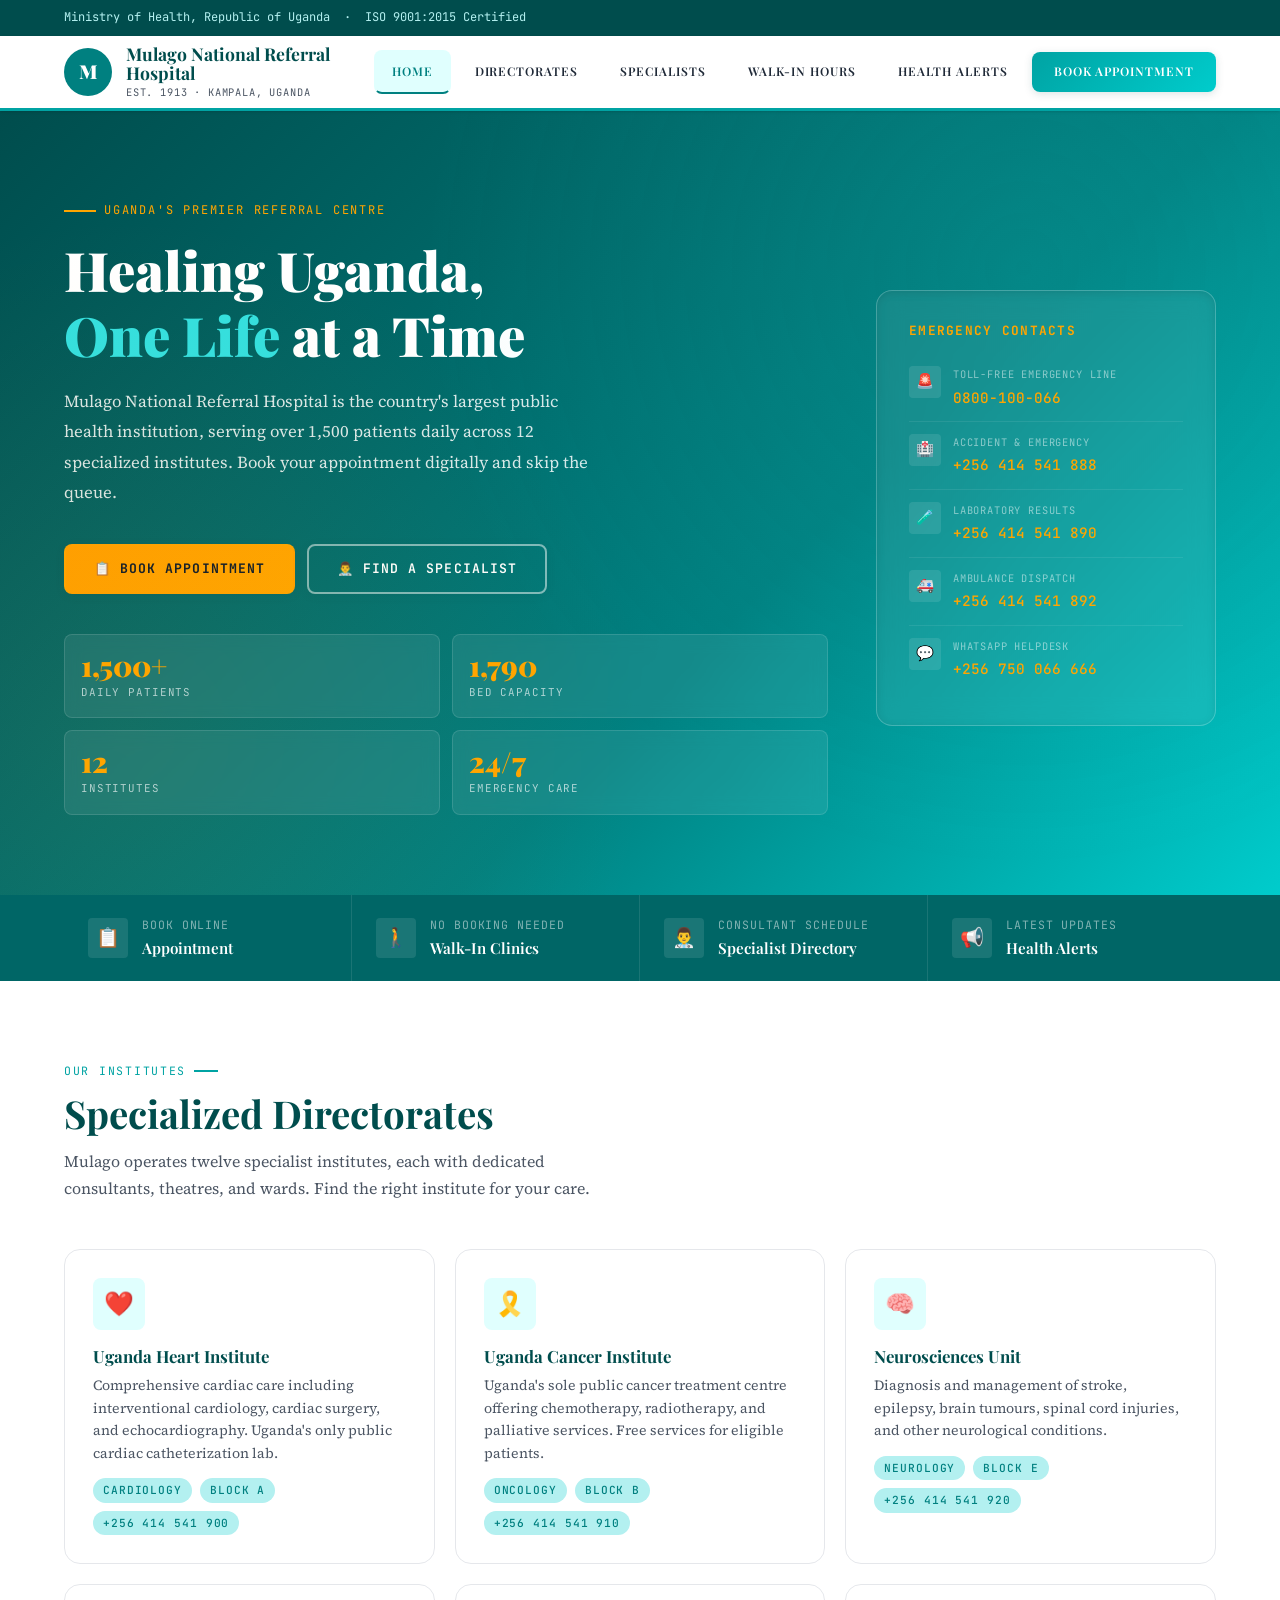
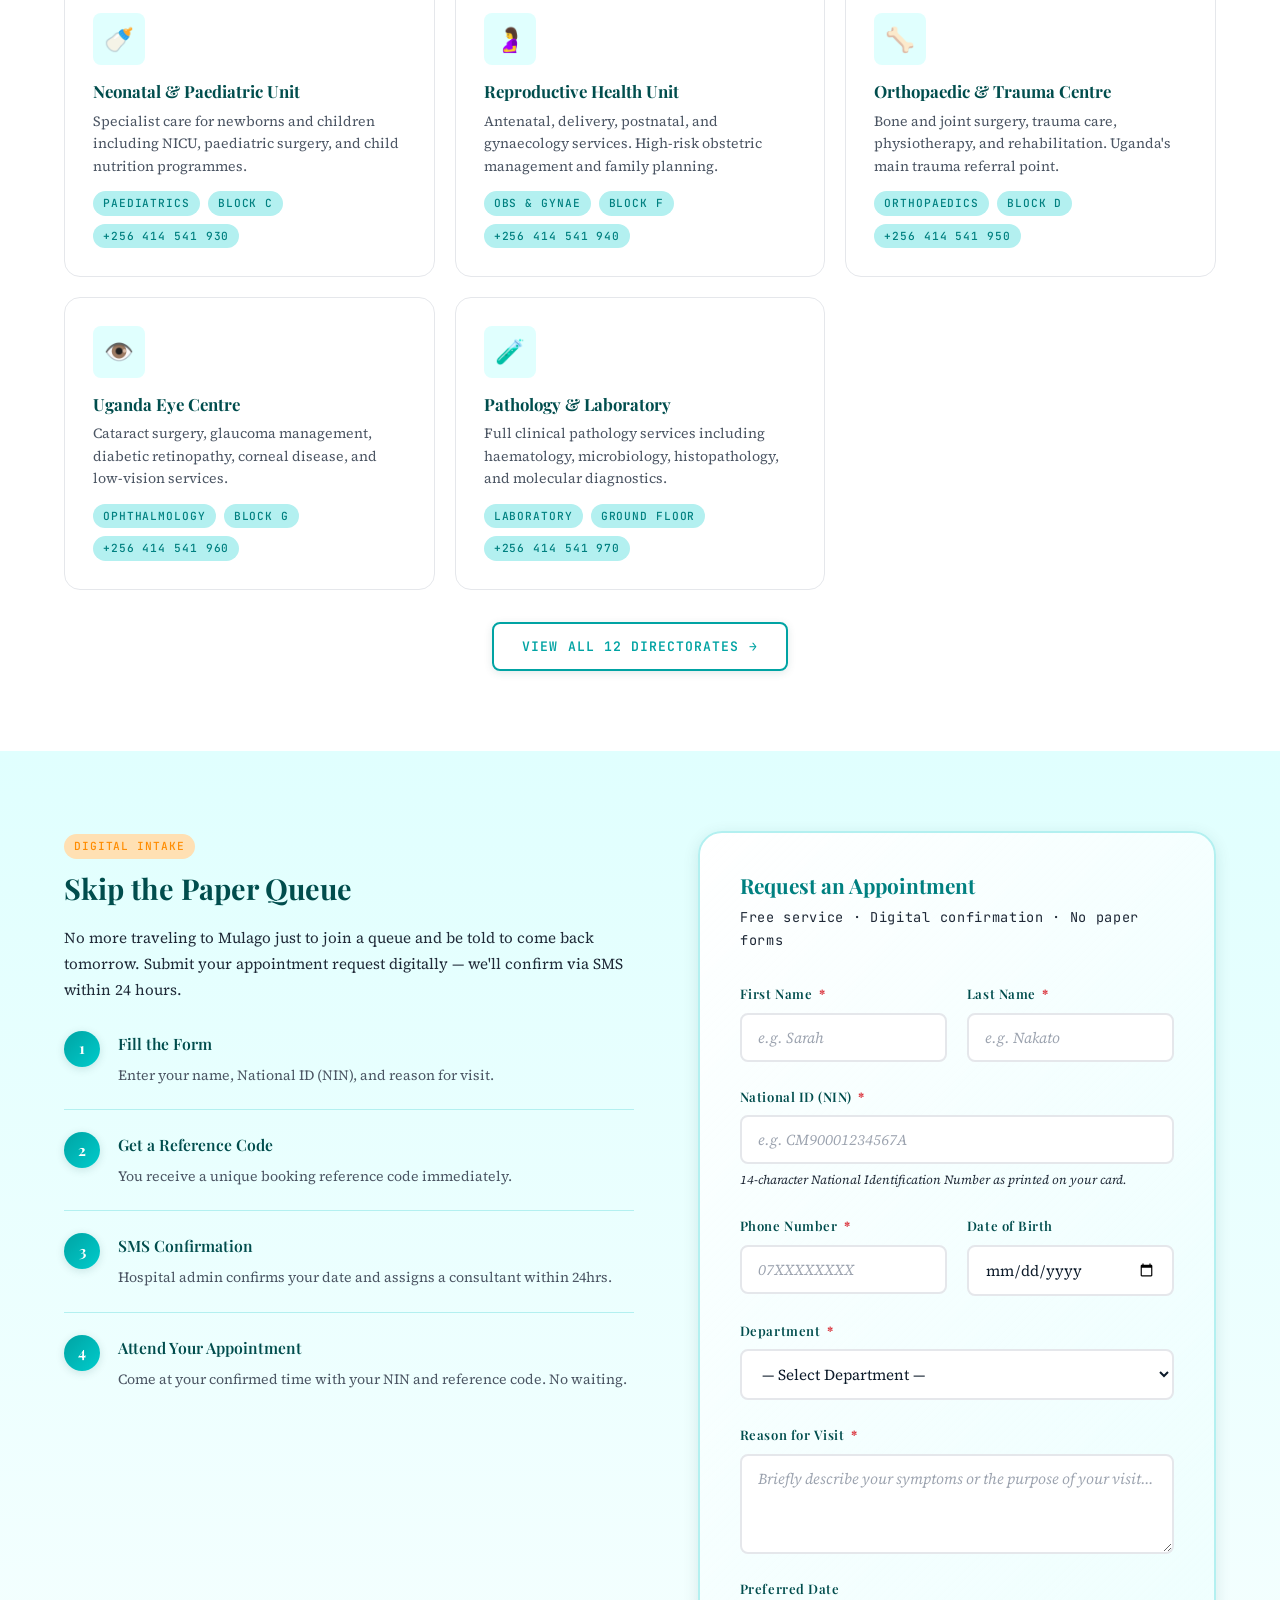
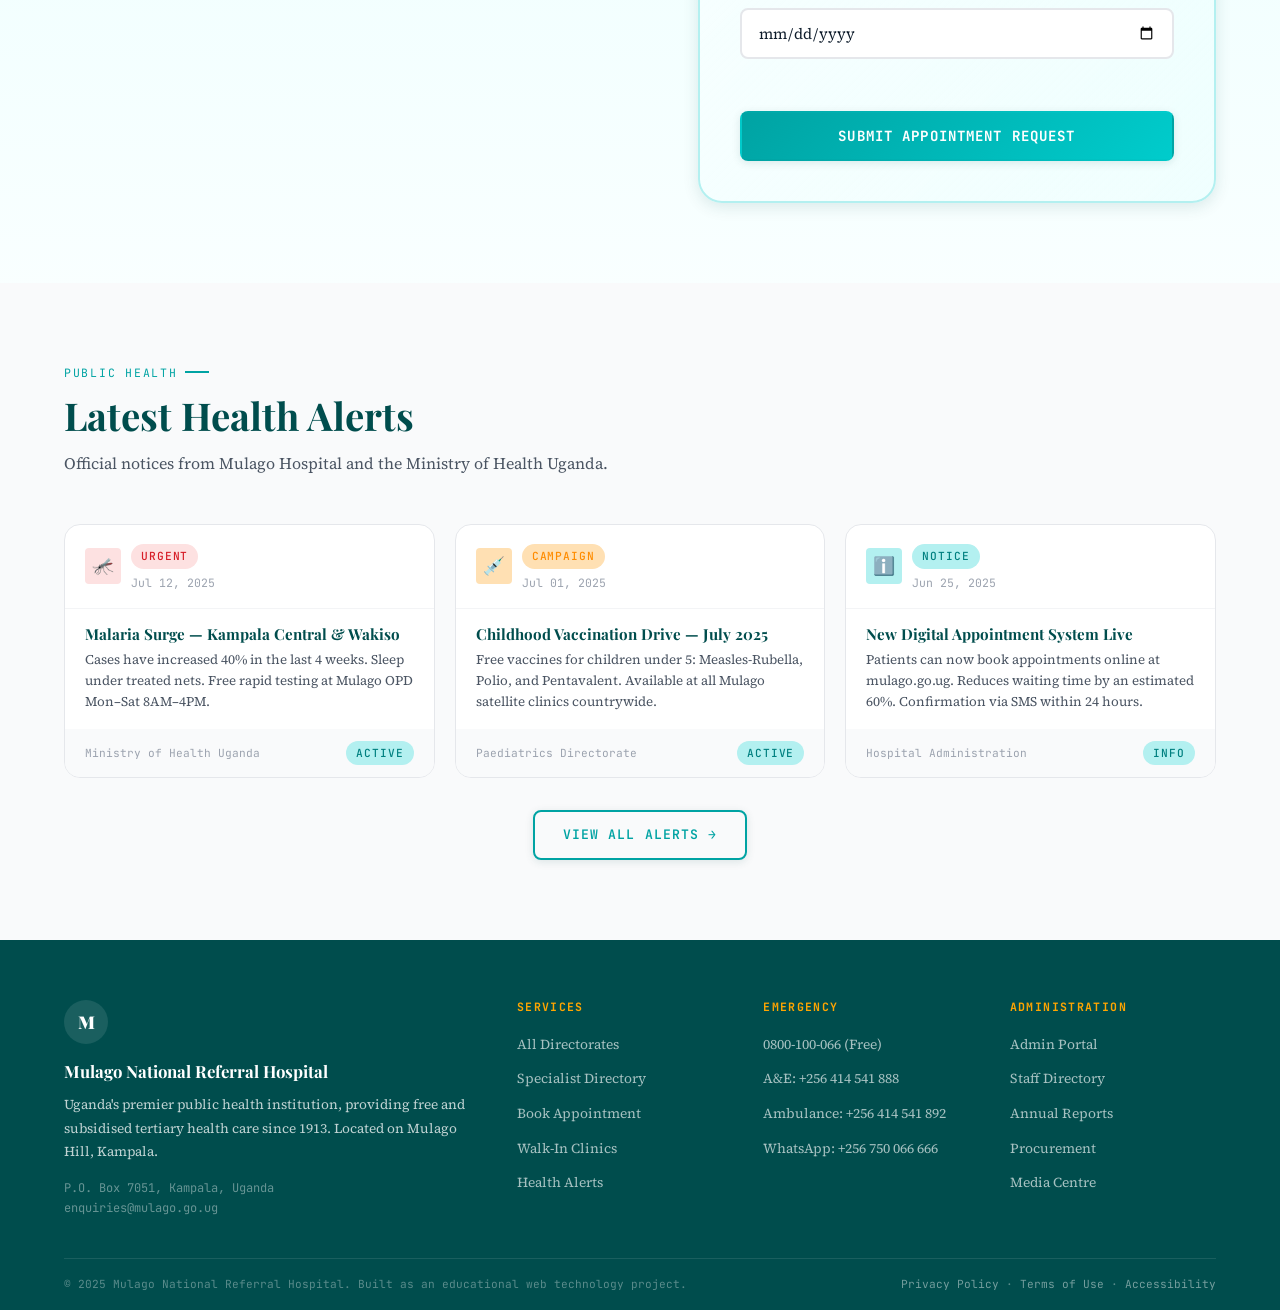
<file: index.html>
<!DOCTYPE html>
<html lang="en">
<head>
  <meta charset="UTF-8">
  <meta name="viewport" content="width=device-width, initial-scale=1.0">
  <meta http-equiv="refresh" content="0; url=index_public.html">
  <title>Redirecting to Mulago Hospital...</title>
</head>
<body>
  <p>Redirecting to Mulago Hospital portal... <a href="index_public.html">Click here if not redirected</a></p>
  <script>
    window.location.href = 'index_public.html';
  </script>
</body>
</html>
</file>
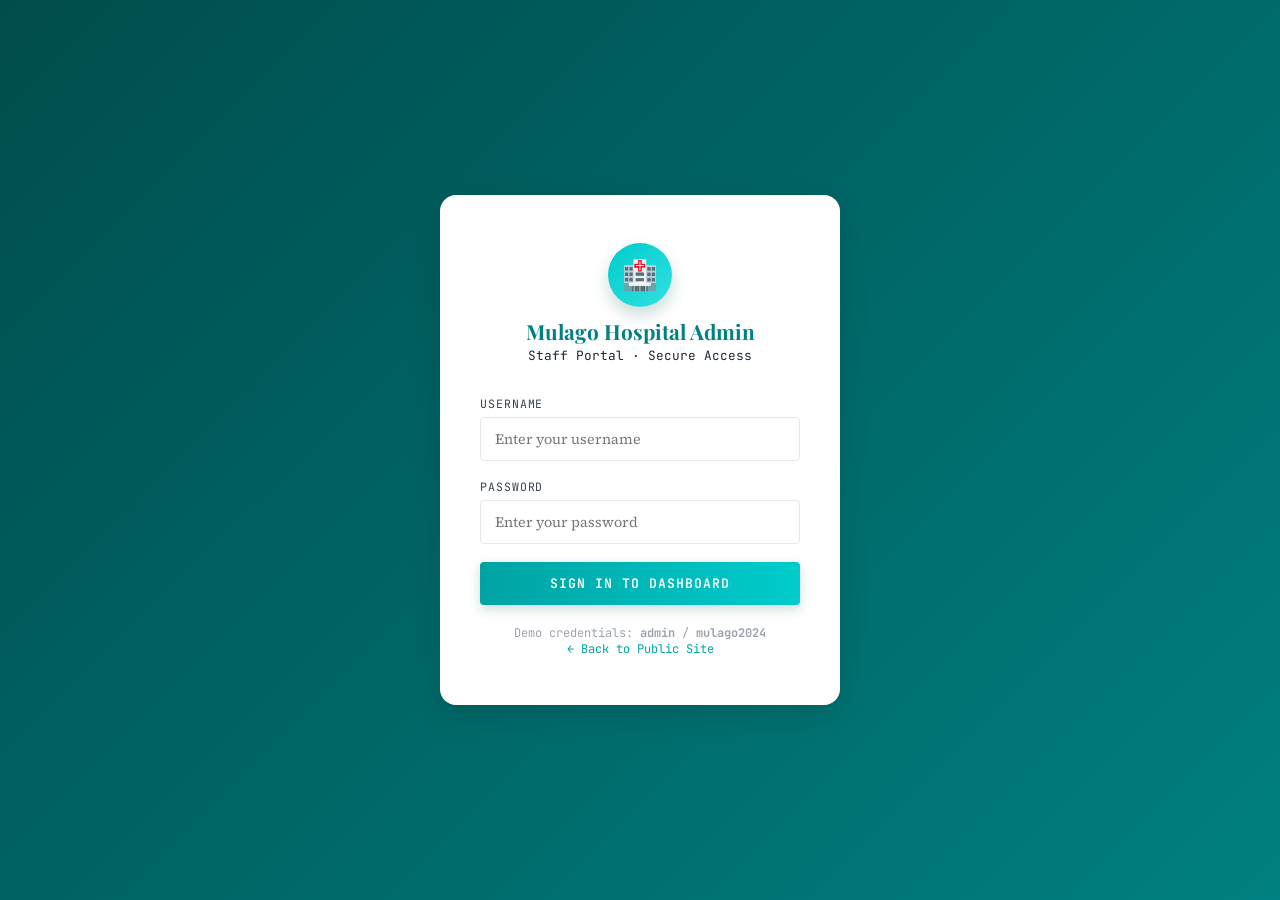
<file: admin/index.html>
<!DOCTYPE html>
<html lang="en">
<head>
  <meta charset="UTF-8">
  <meta name="viewport" content="width=device-width, initial-scale=1.0">
  <title>Admin Login — Mulago Hospital</title>
  <link rel="stylesheet" href="../css/admin.css">
</head>
<body>
<div class="login-page">
  <div class="login-box">
    <div class="login-logo">
      <div class="icon">🏥</div>
      <h2>Mulago Hospital Admin</h2>
      <p>Staff Portal · Secure Access</p>
    </div>

    <div id="login-error" class="login-error"></div>

    <form id="admin-login-form" class="login-form">
      <div class="form-group">
        <label for="username">Username</label>
        <input type="text" id="username" name="username" placeholder="Enter your username" autocomplete="username" required>
      </div>
      <div class="form-group">
        <label for="password">Password</label>
        <input type="password" id="password" name="password" placeholder="Enter your password" autocomplete="current-password" required>
      </div>
      <button type="submit" class="login-btn">Sign In to Dashboard</button>
    </form>

    <p class="login-hint">
      Demo credentials: <strong>admin</strong> / <strong>mulago2024</strong><br>
      <a href="../index_public.html" style="color:var(--teal-600)">← Back to Public Site</a>
    </p>
  </div>
</div>
<script src="../js/admin.js"></script>
</body>
</html>
</file>
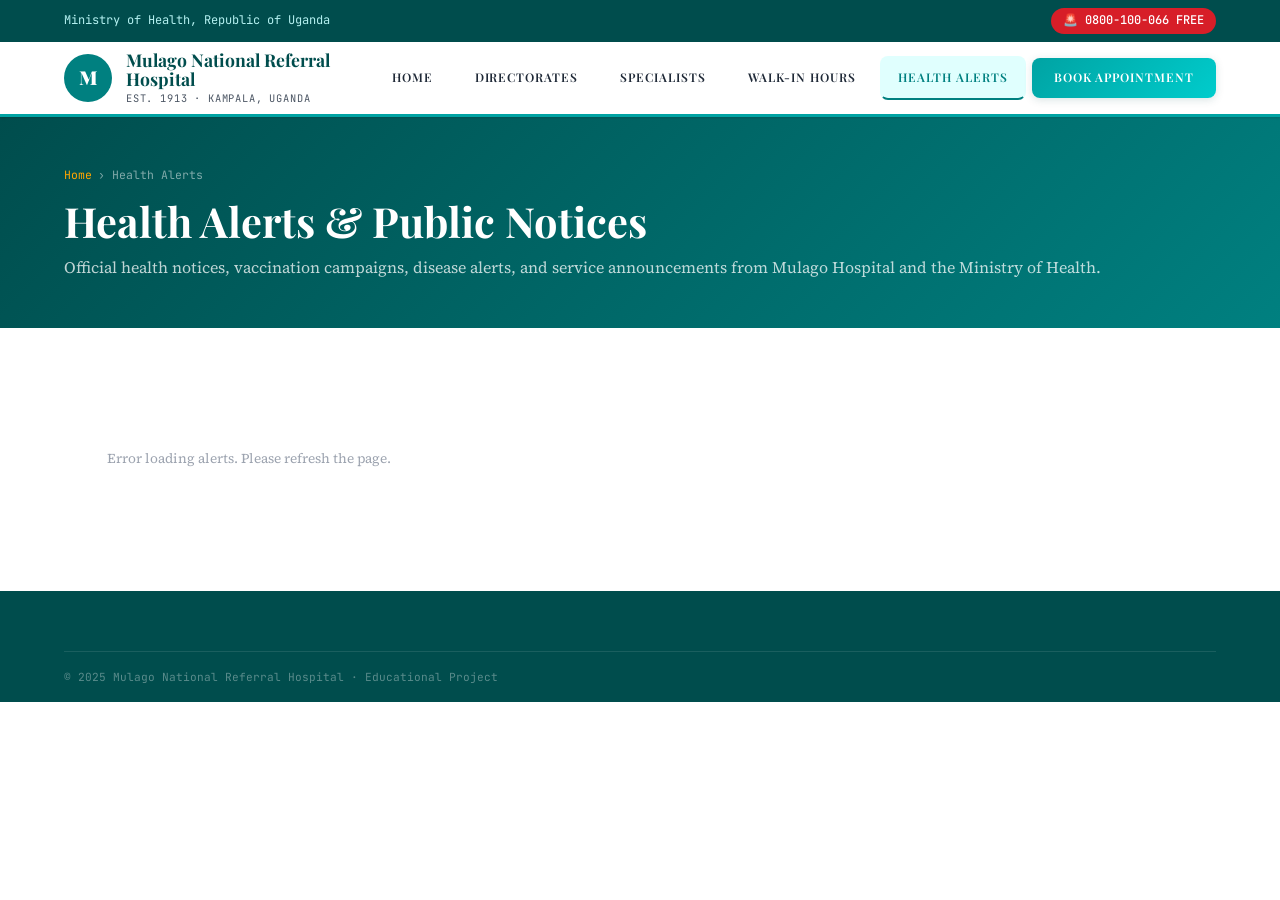
<file: alerts_public.html>
<!DOCTYPE html>
<html lang="en">
<head>
  <meta charset="UTF-8">
  <meta name="viewport" content="width=device-width, initial-scale=1.0">
  <title>Health Alerts — Mulago National Referral Hospital</title>
  <link rel="stylesheet" href="css/style.css">
</head>
<body>

<div class="topbar"><div class="container">
  <span>Ministry of Health, Republic of Uganda</span>
  <a href="tel:0800100066" class="topbar-emergency">🚨 0800-100-066 FREE</a>
</div></div>

<nav class="navbar"><div class="container">
  <div class="navbar-brand">
    <div class="navbar-logo">M</div>
    <div class="navbar-name"><strong style="font-size:1.1rem;display:block">Mulago National Referral Hospital</strong><small>Est. 1913 · Kampala, Uganda</small></div>
  </div>
  <ul class="nav-links" id="nav-links">
    <li><a href="index_public.html">Home</a></li>
    <li><a href="directorates_public.html">Directorates</a></li>
    <li><a href="specialists_public.html">Specialists</a></li>
    <li><a href="walkin_public.html">Walk-In Hours</a></li>
    <li><a href="alerts_public.html" class="active">Health Alerts</a></li>
    <li><a href="appointment_public.html" class="nav-book-btn">Book Appointment</a></li>
  </ul>
  <button class="hamburger" id="hamburger"><span></span><span></span><span></span></button>
</div></nav>

<div class="page-hero"><div class="container">
  <div class="breadcrumb"><a href="index_public.html">Home</a> › Health Alerts</div>
  <h1>Health Alerts &amp; Public Notices</h1>
  <p>Official health notices, vaccination campaigns, disease alerts, and service announcements from Mulago Hospital and the Ministry of Health.</p>
</div></div>

<section class="section-pad"><div class="container">
  <div class="alerts-grid" id="alerts-grid">
    <div style="padding:40px;text-align:center;color:#9ca3af;font-size:.85rem">Loading health alerts...</div>
  </div>
</div></section>

<footer><div class="container">
  <div class="footer-bottom" style="border-top:1px solid rgba(255,255,255,.1);padding:16px 0">
    <span>© 2025 Mulago National Referral Hospital · Educational Project</span>
  </div>
</div></footer>

<button id="scrollTop">↑</button>
<script src="js/main.js"></script>
<script>
// ── FETCH ACTIVE ALERTS FROM BACKEND ─────────────────────────────────────────
async function loadAlerts() {
  try {
    const response = await fetch('php/get_alerts.php?scope=public');
    const data = await response.json();

    if (!data.success) {
      console.error('Failed to load alerts:', data.error);
      document.getElementById('alerts-grid').innerHTML = `
        <div style="padding:40px;text-align:center;color:#9ca3af;font-size:.85rem">
          Unable to load health alerts. Please try again later.
        </div>
      `;
      return;
    }

    const alerts = data.data || [];
    renderAlerts(alerts);

  } catch (err) {
    console.error('Error loading alerts:', err.message);
    document.getElementById('alerts-grid').innerHTML = `
      <div style="padding:40px;text-align:center;color:#9ca3af;font-size:.85rem">
        Error loading alerts. Please refresh the page.
      </div>
    `;
  }
}

// ── RENDER ALERT CARDS ───────────────────────────────────────────────────────
function renderAlerts(alerts) {
  const grid = document.getElementById('alerts-grid');

  if (alerts.length === 0) {
    grid.innerHTML = `
      <div style="padding:40px;text-align:center;color:#9ca3af;font-size:.85rem">
        No health alerts at this time. Check back soon for updates.
      </div>
    `;
    return;
  }

  const icons = { urgent:'🚨', campaign:'💉', info:'ℹ️', maintenance:'🔧' };
  const severityClasses = {
    urgent: 'alert-urgent',
    campaign: 'alert-campaign',
    info: 'alert-info',
    maintenance: 'alert-info'
  };

  grid.innerHTML = alerts.map(alert => {
    const published = new Date(alert.published_at);
    const dateStr = published.toLocaleDateString('en-UG', { 
      year: 'numeric', 
      month: 'short', 
      day: 'numeric' 
    });
    const icon = icons[alert.severity] || '📢';
    const cardClass = severityClasses[alert.severity] || 'alert-info';
    const badgeClass = alert.severity === 'urgent' ? 'badge--red' : alert.severity === 'campaign' ? 'badge--amber' : '';
    const badgeText = alert.severity.charAt(0).toUpperCase() + alert.severity.slice(1);

    return `
      <div class="alert-card ${cardClass}">
        <div class="alert-card-header">
          <div class="alert-type-icon">${icon}</div>
          <div>
            <span class="badge ${badgeClass}">${badgeText}</span>
            <div style="font-size:.72rem;color:#9ca3af;font-family:var(--font-mono);margin-top:4px">${dateStr}</div>
          </div>
        </div>
        <div class="alert-card-body">
          <h4>${alert.title}</h4>
          <p>${alert.content}</p>
        </div>
        <div class="alert-card-footer">
          <span>Mulago Hospital</span>
          <span class="badge">Active Alert</span>
        </div>
      </div>
    `;
  }).join('');
}

// ── INIT ────────────────────────────────────────────────────────────────────
document.addEventListener('DOMContentLoaded', () => {
  console.log('Loading active health alerts from backend...');
  loadAlerts();
  // Refresh alerts every 30 seconds
  setInterval(loadAlerts, 30000);
});
</script>
</body>
</html>
</file>
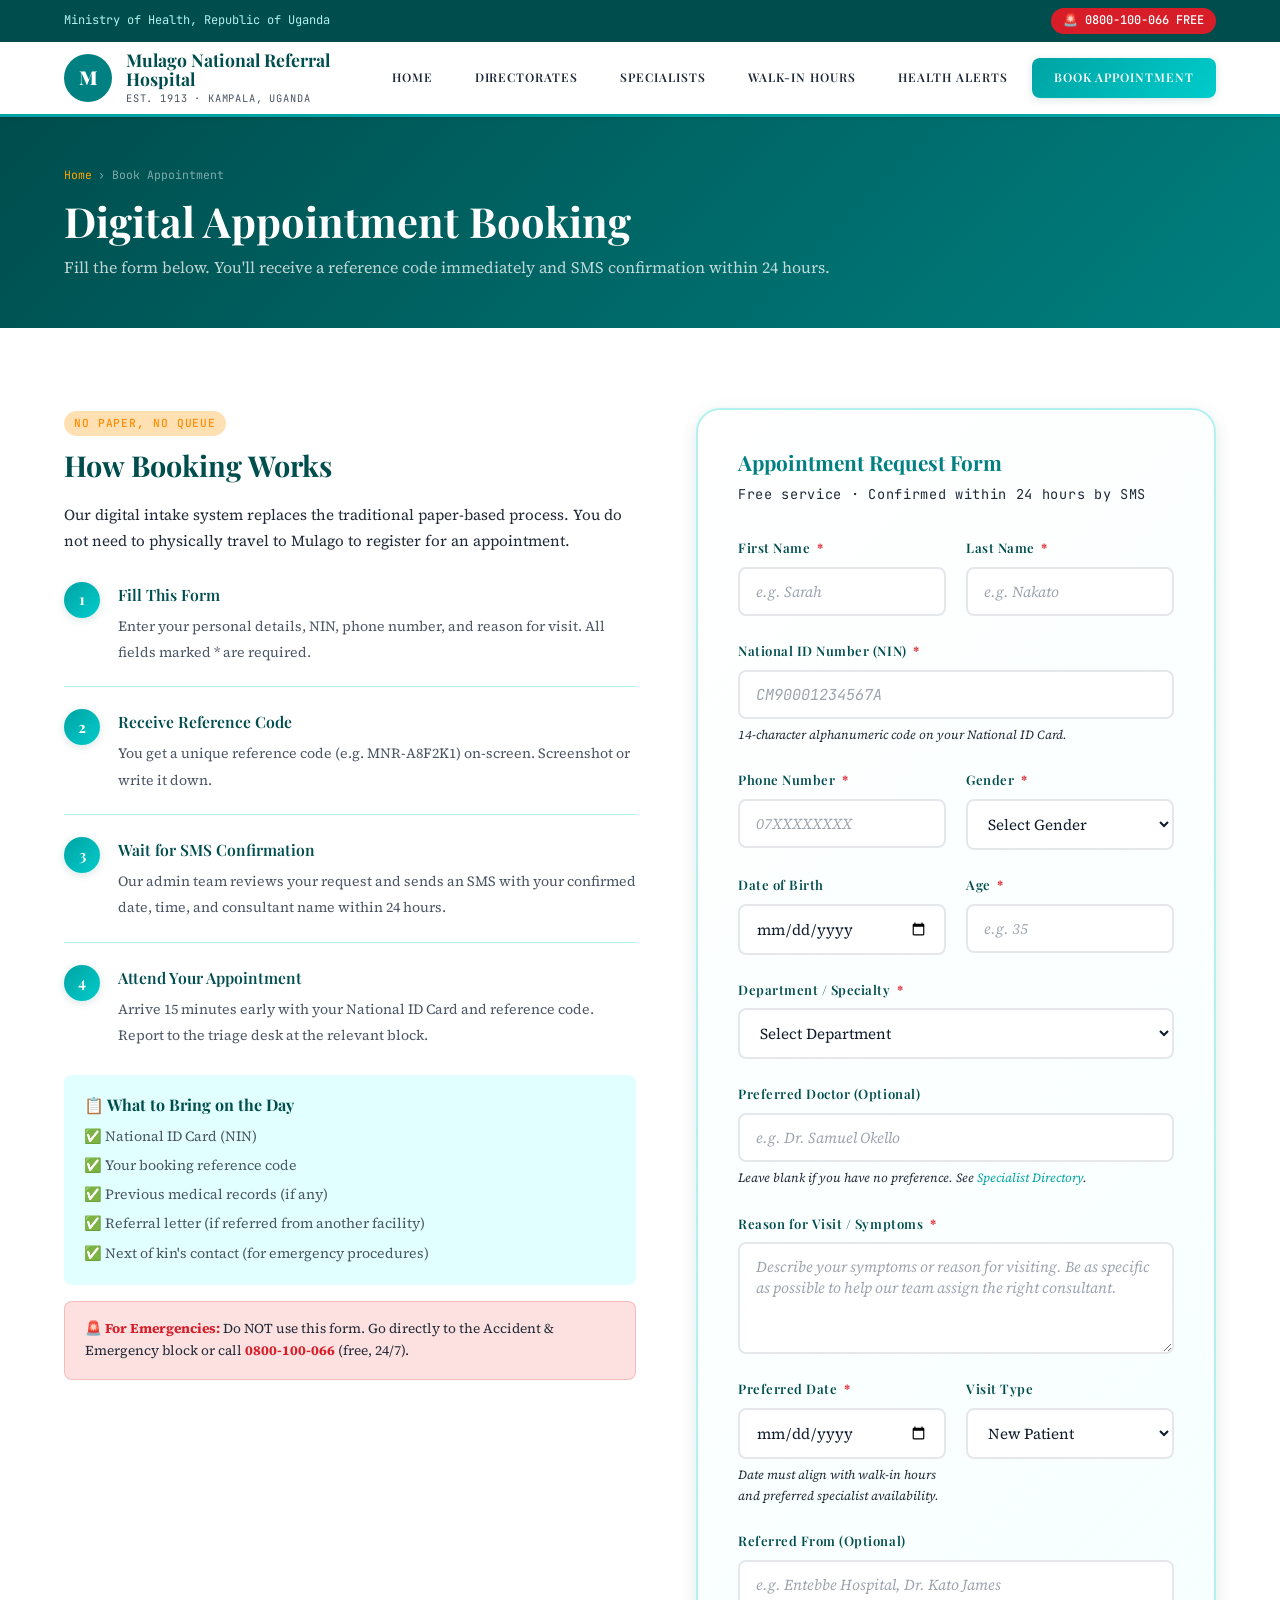
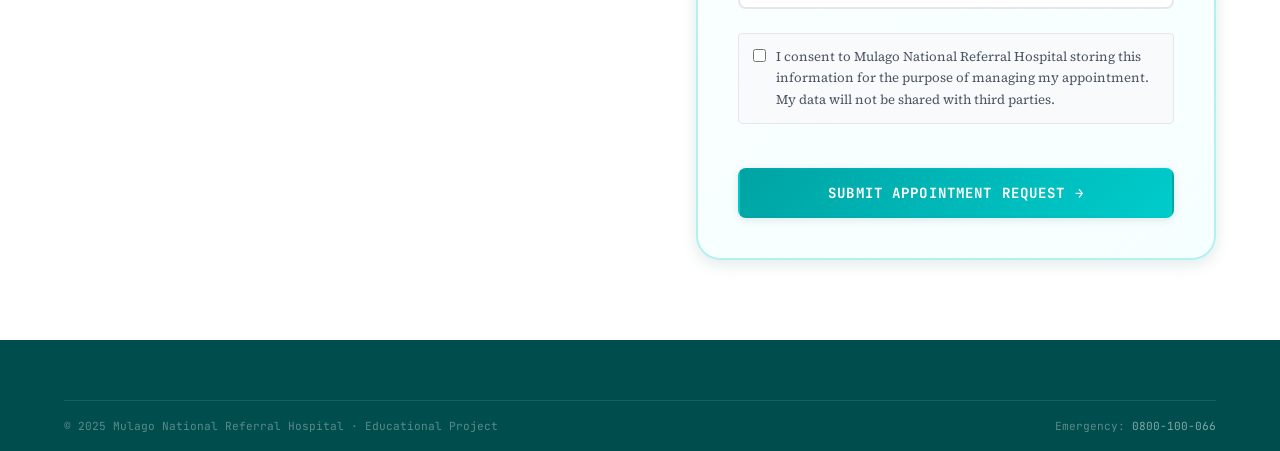
<file: appointment_public.html>
<!DOCTYPE html>
<html lang="en">
<head>
  <meta charset="UTF-8">
  <meta name="viewport" content="width=device-width, initial-scale=1.0">
  <title>Book an Appointment — Mulago National Referral Hospital</title>
  <link rel="stylesheet" href="css/style.css">
</head>
<body>

<div class="topbar">
  <div class="container">
    <span>Ministry of Health, Republic of Uganda</span>
    <a href="tel:0800100066" class="topbar-emergency">🚨 0800-100-066 FREE</a>
  </div>
</div>

<nav class="navbar">
  <div class="container">
    <div class="navbar-brand">
      <div class="navbar-logo">M</div>
      <div class="navbar-name">
        <strong style="font-size:1.1rem;display:block">Mulago National Referral Hospital</strong>
        <small>Est. 1913 · Kampala, Uganda</small>
      </div>
    </div>
    <ul class="nav-links" id="nav-links">
      <li><a href="index_public.html">Home</a></li>
      <li><a href="directorates_public.html">Directorates</a></li>
      <li><a href="specialists_public.html">Specialists</a></li>
      <li><a href="walkin_public.html">Walk-In Hours</a></li>
      <li><a href="alerts_public.html">Health Alerts</a></li>
      <li><a href="appointment_public.html" class="nav-book-btn active">Book Appointment</a></li>
    </ul>
    <button class="hamburger" id="hamburger"><span></span><span></span><span></span></button>
  </div>
</nav>

<div class="page-hero">
  <div class="container">
    <div class="breadcrumb"><a href="index_public.html">Home</a> › Book Appointment</div>
    <h1>Digital Appointment Booking</h1>
    <p>Fill the form below. You'll receive a reference code immediately and SMS confirmation within 24 hours.</p>
  </div>
</div>

<section class="section-pad">
  <div class="container">
    <div style="display:grid;grid-template-columns:1fr 520px;gap:60px;align-items:start" class="appt-grid">
      <div class="appt-info">
        <span class="badge badge--amber">No paper, No queue</span>
        <h2 style="margin-top:12px">How Booking Works</h2>
        <p>Our digital intake system replaces the traditional paper-based process. You do not need to physically travel to Mulago to register for an appointment.</p>
        <ul class="appt-steps" style="margin-top:24px">
          <li>
            <div class="step-num">1</div>
            <div class="step-text">
              <strong>Fill This Form</strong>
              <span>Enter your personal details, NIN, phone number, and reason for visit. All fields marked * are required.</span>
            </div>
          </li>
          <li>
            <div class="step-num">2</div>
            <div class="step-text">
              <strong>Receive Reference Code</strong>
              <span>You get a unique reference code (e.g. MNR-A8F2K1) on-screen. Screenshot or write it down.</span>
            </div>
          </li>
          <li>
            <div class="step-num">3</div>
            <div class="step-text">
              <strong>Wait for SMS Confirmation</strong>
              <span>Our admin team reviews your request and sends an SMS with your confirmed date, time, and consultant name within 24 hours.</span>
            </div>
          </li>
          <li>
            <div class="step-num">4</div>
            <div class="step-text">
              <strong>Attend Your Appointment</strong>
              <span>Arrive 15 minutes early with your National ID Card and reference code. Report to the triage desk at the relevant block.</span>
            </div>
          </li>
        </ul>

        <div style="background:var(--teal-50);border:1px solid var(--teal-200);border-radius:var(--radius-md);padding:20px;margin-top:28px">
          <h4 style="font-size:1rem;margin-bottom:10px;color:var(--teal-900)">📋 What to Bring on the Day</h4>
          <ul style="list-style:none;font-size:.88rem;color:var(--neutral-600)">
            <li style="margin-bottom:6px">✅ National ID Card (NIN)</li>
            <li style="margin-bottom:6px">✅ Your booking reference code</li>
            <li style="margin-bottom:6px">✅ Previous medical records (if any)</li>
            <li style="margin-bottom:6px">✅ Referral letter (if referred from another facility)</li>
            <li>✅ Next of kin's contact (for emergency procedures)</li>
          </ul>
        </div>

        <div style="background:var(--red-100);border:1px solid rgba(220,38,38,.2);border-radius:var(--radius-md);padding:16px 20px;margin-top:16px;font-size:.85rem">
          <strong style="color:var(--red-600)">🚨 For Emergencies:</strong> Do NOT use this form. Go directly to the Accident &amp; Emergency block or call <a href="tel:0800100066" style="color:var(--red-600);font-weight:700">0800-100-066</a> (free, 24/7).
        </div>
      </div>

      <div class="appt-form-card" id="appt-form-wrap">
        <h3>Appointment Request Form</h3>
        <p class="subtitle">Free service · Confirmed within 24 hours by SMS</p>
        <form id="appt-form" novalidate>
          <div class="form-row">
            <div class="form-group">
              <label for="f-fname">First Name <span class="required">*</span></label>
              <input type="text" id="f-fname" name="first_name" class="form-control" placeholder="e.g. Sarah" required>
            </div>
            <div class="form-group">
              <label for="f-lname">Last Name <span class="required">*</span></label>
              <input type="text" id="f-lname" name="last_name" class="form-control" placeholder="e.g. Nakato" required>
            </div>
          </div>
          <div class="form-group">
            <label for="f-nin">National ID Number (NIN) <span class="required">*</span></label>
            <input type="text" id="f-nin" name="nin" class="form-control" placeholder="CM90001234567A" required maxlength="14" style="font-family:var(--font-mono)">
            <p class="form-hint">14-character alphanumeric code on your National ID Card.</p>
          </div>
          <div class="form-row">
            <div class="form-group">
              <label for="f-phone">Phone Number <span class="required">*</span></label>
              <input type="tel" id="f-phone" name="phone" class="form-control" placeholder="07XXXXXXXX" required>
            </div>
            <div class="form-group">
              <label for="f-gender">Gender <span class="required">*</span></label>
              <select id="f-gender" name="gender" class="form-control" required>
                <option value="" disabled selected>Select Gender</option>
                <option value="M">Male</option>
                <option value="F">Female</option>
              </select>
            </div>
          </div>
          <div class="form-row">
            <div class="form-group">
              <label for="f-dob">Date of Birth</label>
              <input type="date" id="f-dob" name="dob" class="form-control">
            </div>
            <div class="form-group">
              <label for="f-age">Age <span class="required">*</span></label>
              <input type="number" id="f-age" name="age" class="form-control" placeholder="e.g. 35" min="0" max="120" required>
            </div>
          </div>
          <div class="form-group">
            <label for="f-dept">Department / Specialty <span class="required">*</span></label>
            <select id="f-dept" name="department" class="form-control" required>
              <option value="" disabled selected>Select Department</option>
            </select>
          </div>
          <div class="form-group">
            <label for="f-doc">Preferred Doctor (Optional)</label>
            <input type="text" id="f-doc" name="preferred_doctor" class="form-control" placeholder="e.g. Dr. Samuel Okello">
            <p class="form-hint">Leave blank if you have no preference. See <a href="specialists_public.html">Specialist Directory</a>.</p>
          </div>
          <div class="form-group">
            <label for="f-reason">Reason for Visit / Symptoms <span class="required">*</span></label>
            <textarea id="f-reason" name="reason" class="form-control" rows="4" placeholder="Describe your symptoms or reason for visiting. Be as specific as possible to help our team assign the right consultant." required></textarea>
          </div>
          <div class="form-row">
            <div class="form-group">
              <label for="f-pref-date">Preferred Date <span class="required">*</span></label>
              <input type="date" id="f-pref-date" name="preferred_date" class="form-control" required>
              <p class="form-hint">Date must align with walk-in hours and preferred specialist availability.</p>
            </div>
            <div class="form-group">
              <label for="f-visit-type">Visit Type</label>
              <select id="f-visit-type" name="visit_type" class="form-control">
                <option value="new">New Patient</option>
                <option value="review">Follow-Up</option>
                <option value="emergency">Emergency</option>
              </select>
            </div>
          </div>
          <div class="form-group">
            <label for="f-referred">Referred From (Optional)</label>
            <input type="text" id="f-referred" name="referred_from" class="form-control" placeholder="e.g. Entebbe Hospital, Dr. Kato James">
          </div>
          <div style="background:var(--neutral-50);border:1px solid var(--neutral-200);border-radius:var(--radius-sm);padding:12px 14px;margin-bottom:16px;font-size:.8rem;color:var(--neutral-600)">
            <label style="display:flex;gap:10px;align-items:flex-start;cursor:pointer;font-size:.82rem;font-family:var(--font-body);text-transform:none;letter-spacing:0;color:var(--neutral-700);font-weight:400">
              <input type="checkbox" name="consent" required style="width:auto;margin-top:3px;accent-color:var(--teal-600)">
              I consent to Mulago National Referral Hospital storing this information for the purpose of managing my appointment. My data will not be shared with third parties.
            </label>
          </div>
          <button type="submit" class="btn btn--primary form-submit">Submit Appointment Request →</button>
        </form>
        <div class="form-success" id="appt-success">
          <div class="check">✓</div>
          <h4>Request Submitted Successfully!</h4>
          <p>Your appointment request has been received by Mulago Hospital. An SMS with your confirmed date and consultant will be sent to your phone within 24 hours.</p>
          <p style="margin-top:12px;font-weight:600">Your Reference Code:</p>
          <div class="ref-code" id="ref-number">MNR-XXXXXX</div>
          <p style="margin-top:16px;font-size:.8rem;color:#9ca3af">Screenshot this code. Bring your NIN + this code on the day of your appointment.</p>
          <a href="index_public.html" class="btn btn--outline" style="margin-top:20px">← Back to Home</a>
        </div>
      </div>
    </div>
  </div>
</section>

<footer>
  <div class="container">
    <div class="footer-bottom" style="border-top:1px solid rgba(255,255,255,.1);padding:16px 0">
      <span>© 2025 Mulago National Referral Hospital · Educational Project</span>
      <span>Emergency: <a href="tel:0800100066" style="color:rgba(255,255,255,.5)">0800-100-066</a></span>
    </div>
  </div>
</footer>

<button id="scrollTop">↑</button>
<script src="js/main.js"></script>
</body>
</html>
</file>
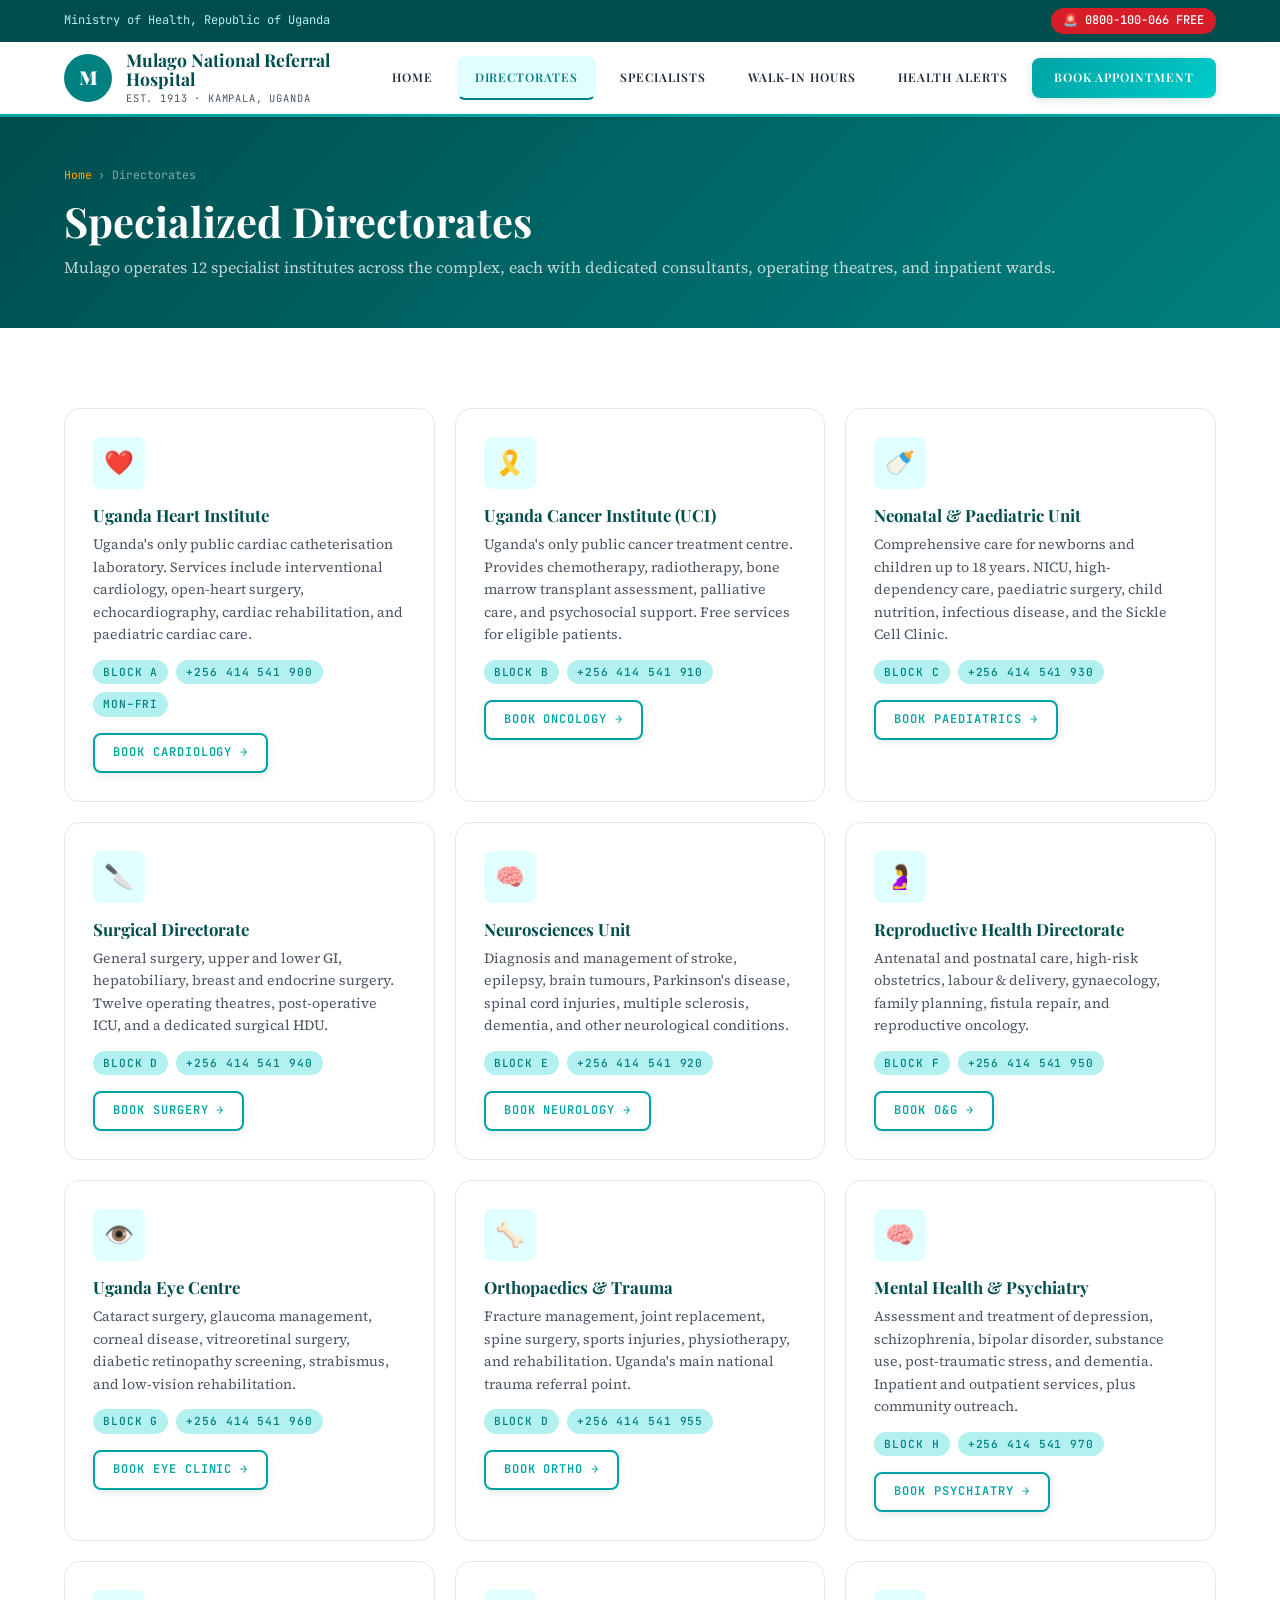
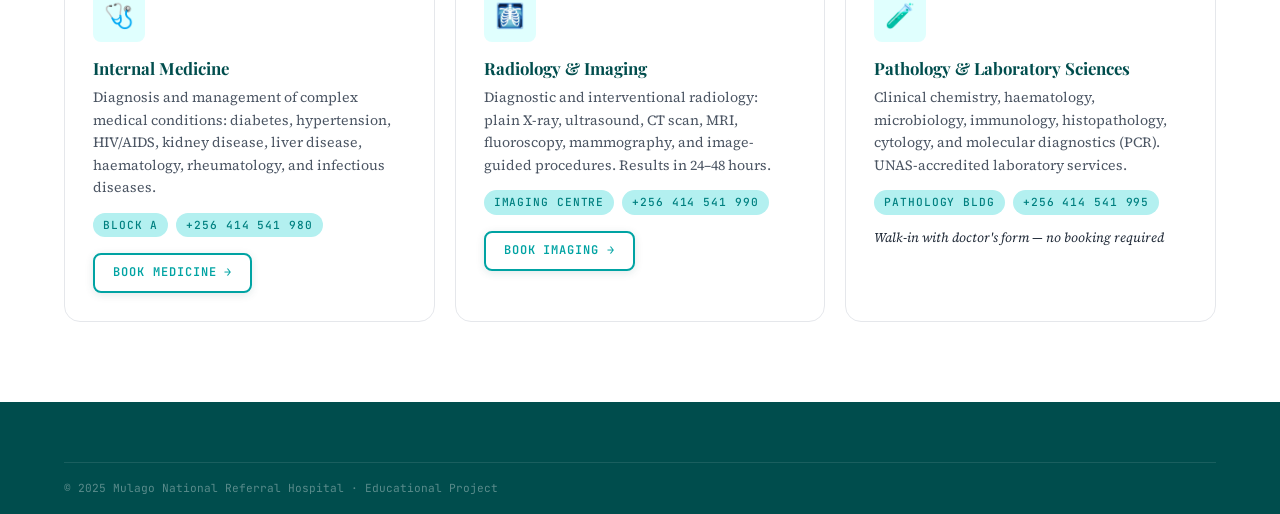
<file: directorates_public.html>
<!DOCTYPE html>
<html lang="en">
<head>
  <meta charset="UTF-8">
  <meta name="viewport" content="width=device-width, initial-scale=1.0">
  <title>Directorates — Mulago National Referral Hospital</title>
  <link rel="stylesheet" href="css/style.css">
</head>
<body>

<div class="topbar"><div class="container">
  <span>Ministry of Health, Republic of Uganda</span>
  <a href="tel:0800100066" class="topbar-emergency">🚨 0800-100-066 FREE</a>
</div></div>

<nav class="navbar"><div class="container">
  <div class="navbar-brand">
    <div class="navbar-logo">M</div>
    <div class="navbar-name"><strong style="font-size:1.1rem;display:block">Mulago National Referral Hospital</strong><small>Est. 1913 · Kampala, Uganda</small></div>
  </div>
  <ul class="nav-links" id="nav-links">
    <li><a href="index_public.html">Home</a></li>
    <li><a href="directorates_public.html" class="active">Directorates</a></li>
    <li><a href="specialists_public.html">Specialists</a></li>
    <li><a href="walkin_public.html">Walk-In Hours</a></li>
    <li><a href="alerts_public.html">Health Alerts</a></li>
    <li><a href="appointment_public.html" class="nav-book-btn">Book Appointment</a></li>
  </ul>
  <button class="hamburger" id="hamburger"><span></span><span></span><span></span></button>
</div></nav>

<div class="page-hero"><div class="container">
  <div class="breadcrumb"><a href="index_public.html">Home</a> › Directorates</div>
  <h1>Specialized Directorates</h1>
  <p>Mulago operates 12 specialist institutes across the complex, each with dedicated consultants, operating theatres, and inpatient wards.</p>
</div></div>

<section class="section-pad"><div class="container">
  <div class="directorates-grid">

    <div class="directorate-card">
      <div class="dir-icon">❤️</div>
      <h3>Uganda Heart Institute</h3>
      <p>Uganda's only public cardiac catheterisation laboratory. Services include interventional cardiology, open-heart surgery, echocardiography, cardiac rehabilitation, and paediatric cardiac care.</p>
      <div class="dir-meta">
        <span class="badge">Block A</span>
        <span class="badge">+256 414 541 900</span>
        <span class="badge">Mon–Fri</span>
      </div>
      <a href="appointment_public.html?dept=Cardiology" class="btn btn--outline" style="margin-top:16px;padding:8px 18px;font-size:.75rem">Book Cardiology →</a>
    </div>

    <div class="directorate-card">
      <div class="dir-icon">🎗️</div>
      <h3>Uganda Cancer Institute (UCI)</h3>
      <p>Uganda's only public cancer treatment centre. Provides chemotherapy, radiotherapy, bone marrow transplant assessment, palliative care, and psychosocial support. Free services for eligible patients.</p>
      <div class="dir-meta">
        <span class="badge">Block B</span>
        <span class="badge">+256 414 541 910</span>
      </div>
      <a href="appointment_public.html?dept=Oncology" class="btn btn--outline" style="margin-top:16px;padding:8px 18px;font-size:.75rem">Book Oncology →</a>
    </div>

    <div class="directorate-card">
      <div class="dir-icon">🍼</div>
      <h3>Neonatal &amp; Paediatric Unit</h3>
      <p>Comprehensive care for newborns and children up to 18 years. NICU, high-dependency care, paediatric surgery, child nutrition, infectious disease, and the Sickle Cell Clinic.</p>
      <div class="dir-meta">
        <span class="badge">Block C</span>
        <span class="badge">+256 414 541 930</span>
      </div>
      <a href="appointment_public.html?dept=Paediatrics" class="btn btn--outline" style="margin-top:16px;padding:8px 18px;font-size:.75rem">Book Paediatrics →</a>
    </div>

    <div class="directorate-card">
      <div class="dir-icon">🔪</div>
      <h3>Surgical Directorate</h3>
      <p>General surgery, upper and lower GI, hepatobiliary, breast and endocrine surgery. Twelve operating theatres, post-operative ICU, and a dedicated surgical HDU.</p>
      <div class="dir-meta">
        <span class="badge">Block D</span>
        <span class="badge">+256 414 541 940</span>
      </div>
      <a href="appointment_public.html?dept=Surgery" class="btn btn--outline" style="margin-top:16px;padding:8px 18px;font-size:.75rem">Book Surgery →</a>
    </div>

    <div class="directorate-card">
      <div class="dir-icon">🧠</div>
      <h3>Neurosciences Unit</h3>
      <p>Diagnosis and management of stroke, epilepsy, brain tumours, Parkinson's disease, spinal cord injuries, multiple sclerosis, dementia, and other neurological conditions.</p>
      <div class="dir-meta">
        <span class="badge">Block E</span>
        <span class="badge">+256 414 541 920</span>
      </div>
      <a href="appointment_public.html?dept=Neurology" class="btn btn--outline" style="margin-top:16px;padding:8px 18px;font-size:.75rem">Book Neurology →</a>
    </div>

    <div class="directorate-card">
      <div class="dir-icon">🤰</div>
      <h3>Reproductive Health Directorate</h3>
      <p>Antenatal and postnatal care, high-risk obstetrics, labour &amp; delivery, gynaecology, family planning, fistula repair, and reproductive oncology.</p>
      <div class="dir-meta">
        <span class="badge">Block F</span>
        <span class="badge">+256 414 541 950</span>
      </div>
      <a href="appointment_public.html?dept=Obstetrics+%26+Gynaecology" class="btn btn--outline" style="margin-top:16px;padding:8px 18px;font-size:.75rem">Book O&G →</a>
    </div>

    <div class="directorate-card">
      <div class="dir-icon">👁️</div>
      <h3>Uganda Eye Centre</h3>
      <p>Cataract surgery, glaucoma management, corneal disease, vitreoretinal surgery, diabetic retinopathy screening, strabismus, and low-vision rehabilitation.</p>
      <div class="dir-meta">
        <span class="badge">Block G</span>
        <span class="badge">+256 414 541 960</span>
      </div>
      <a href="appointment_public.html?dept=Ophthalmology" class="btn btn--outline" style="margin-top:16px;padding:8px 18px;font-size:.75rem">Book Eye Clinic →</a>
    </div>

    <div class="directorate-card">
      <div class="dir-icon">🦴</div>
      <h3>Orthopaedics &amp; Trauma</h3>
      <p>Fracture management, joint replacement, spine surgery, sports injuries, physiotherapy, and rehabilitation. Uganda's main national trauma referral point.</p>
      <div class="dir-meta">
        <span class="badge">Block D</span>
        <span class="badge">+256 414 541 955</span>
      </div>
      <a href="appointment_public.html?dept=Orthopaedics" class="btn btn--outline" style="margin-top:16px;padding:8px 18px;font-size:.75rem">Book Ortho →</a>
    </div>

    <div class="directorate-card">
      <div class="dir-icon">🧠</div>
      <h3>Mental Health &amp; Psychiatry</h3>
      <p>Assessment and treatment of depression, schizophrenia, bipolar disorder, substance use, post-traumatic stress, and dementia. Inpatient and outpatient services, plus community outreach.</p>
      <div class="dir-meta">
        <span class="badge">Block H</span>
        <span class="badge">+256 414 541 970</span>
      </div>
      <a href="appointment_public.html?dept=Psychiatry" class="btn btn--outline" style="margin-top:16px;padding:8px 18px;font-size:.75rem">Book Psychiatry →</a>
    </div>

    <div class="directorate-card">
      <div class="dir-icon">🩺</div>
      <h3>Internal Medicine</h3>
      <p>Diagnosis and management of complex medical conditions: diabetes, hypertension, HIV/AIDS, kidney disease, liver disease, haematology, rheumatology, and infectious diseases.</p>
      <div class="dir-meta">
        <span class="badge">Block A</span>
        <span class="badge">+256 414 541 980</span>
      </div>
      <a href="appointment_public.html?dept=Internal+Medicine" class="btn btn--outline" style="margin-top:16px;padding:8px 18px;font-size:.75rem">Book Medicine →</a>
    </div>

    <div class="directorate-card">
      <div class="dir-icon">🩻</div>
      <h3>Radiology &amp; Imaging</h3>
      <p>Diagnostic and interventional radiology: plain X-ray, ultrasound, CT scan, MRI, fluoroscopy, mammography, and image-guided procedures. Results in 24–48 hours.</p>
      <div class="dir-meta">
        <span class="badge">Imaging Centre</span>
        <span class="badge">+256 414 541 990</span>
      </div>
      <a href="appointment_public.html?dept=Radiology" class="btn btn--outline" style="margin-top:16px;padding:8px 18px;font-size:.75rem">Book Imaging →</a>
    </div>

    <div class="directorate-card">
      <div class="dir-icon">🧪</div>
      <h3>Pathology &amp; Laboratory Sciences</h3>
      <p>Clinical chemistry, haematology, microbiology, immunology, histopathology, cytology, and molecular diagnostics (PCR). UNAS-accredited laboratory services.</p>
      <div class="dir-meta">
        <span class="badge">Pathology Bldg</span>
        <span class="badge">+256 414 541 995</span>
      </div>
      <div style="margin-top:12px;font-size:.82rem;color:var(--neutral-500);font-style:italic">Walk-in with doctor's form — no booking required</div>
    </div>

  </div>
</div></section>

<footer><div class="container">
  <div class="footer-bottom" style="border-top:1px solid rgba(255,255,255,.1);padding:16px 0">
    <span>© 2025 Mulago National Referral Hospital · Educational Project</span>
  </div>
</div></footer>

<button id="scrollTop">↑</button>
<script src="js/main.js"></script>
</body>
</html>
</file>
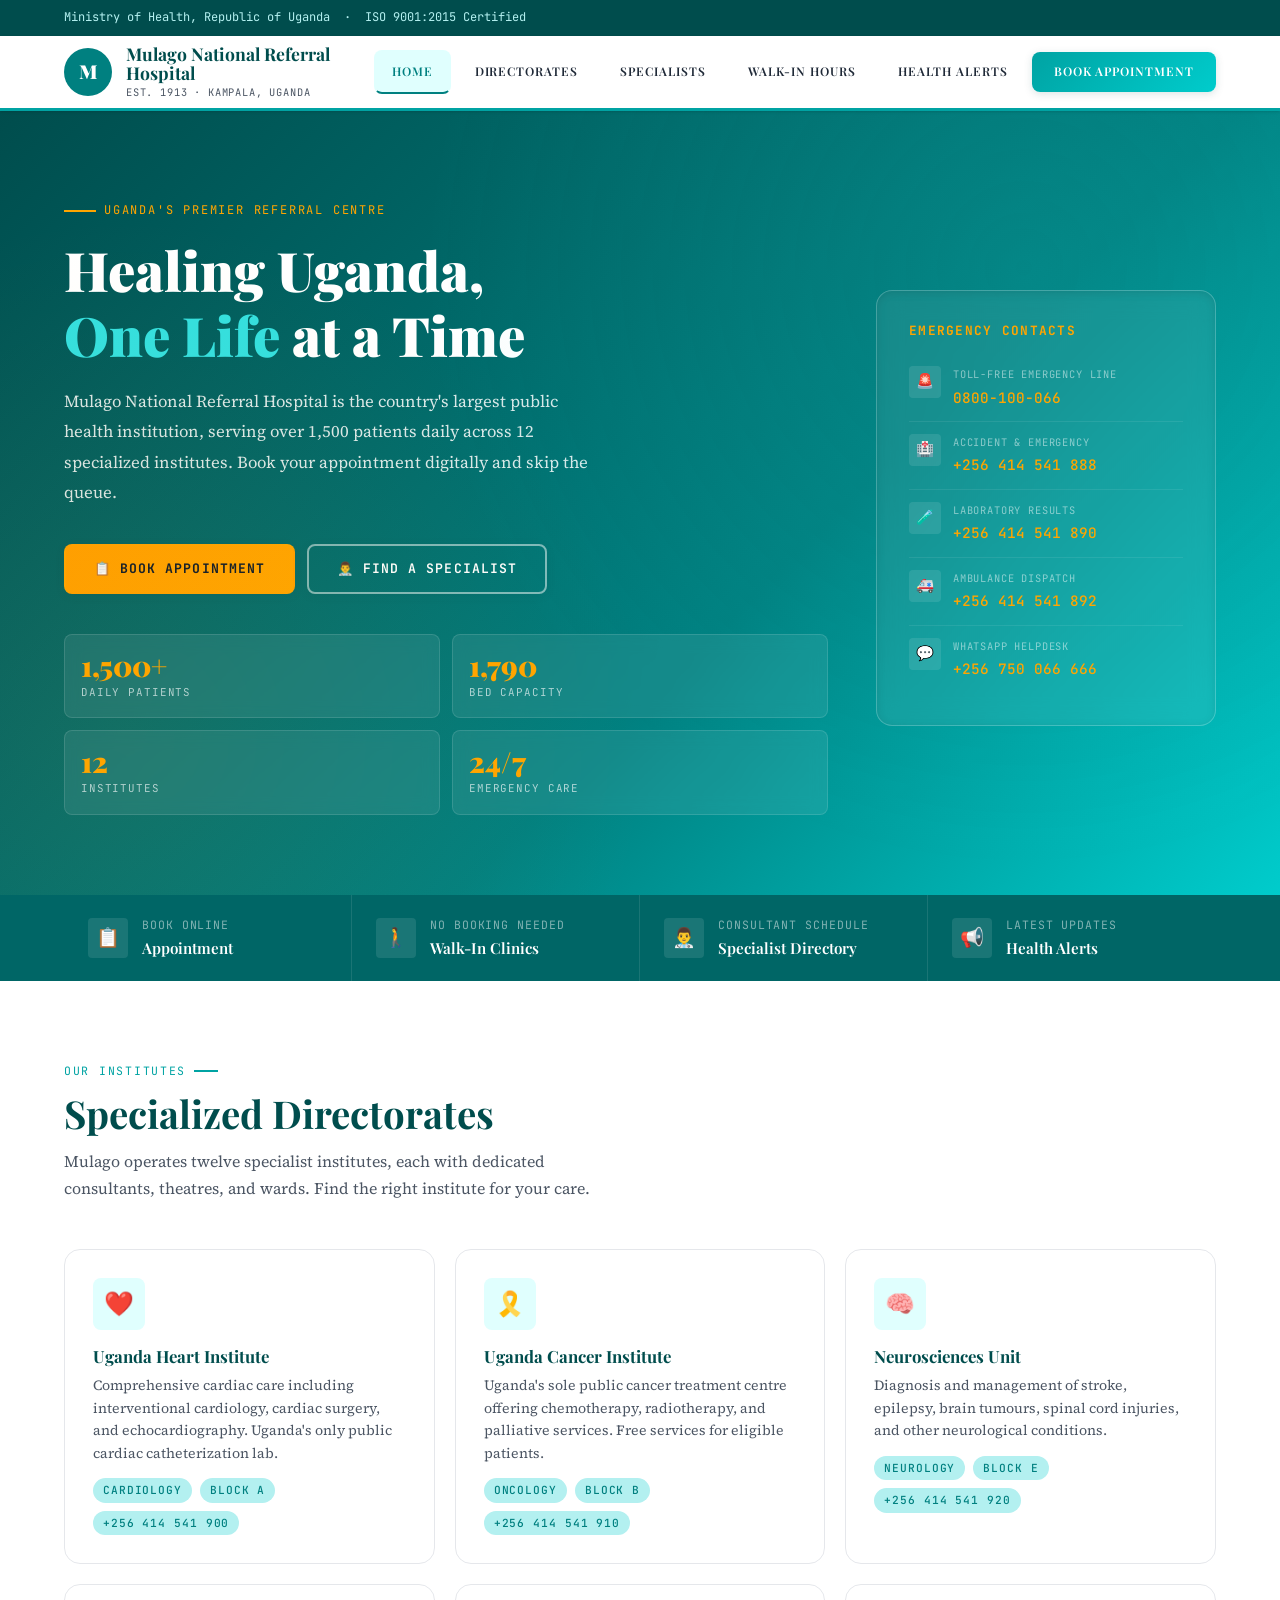
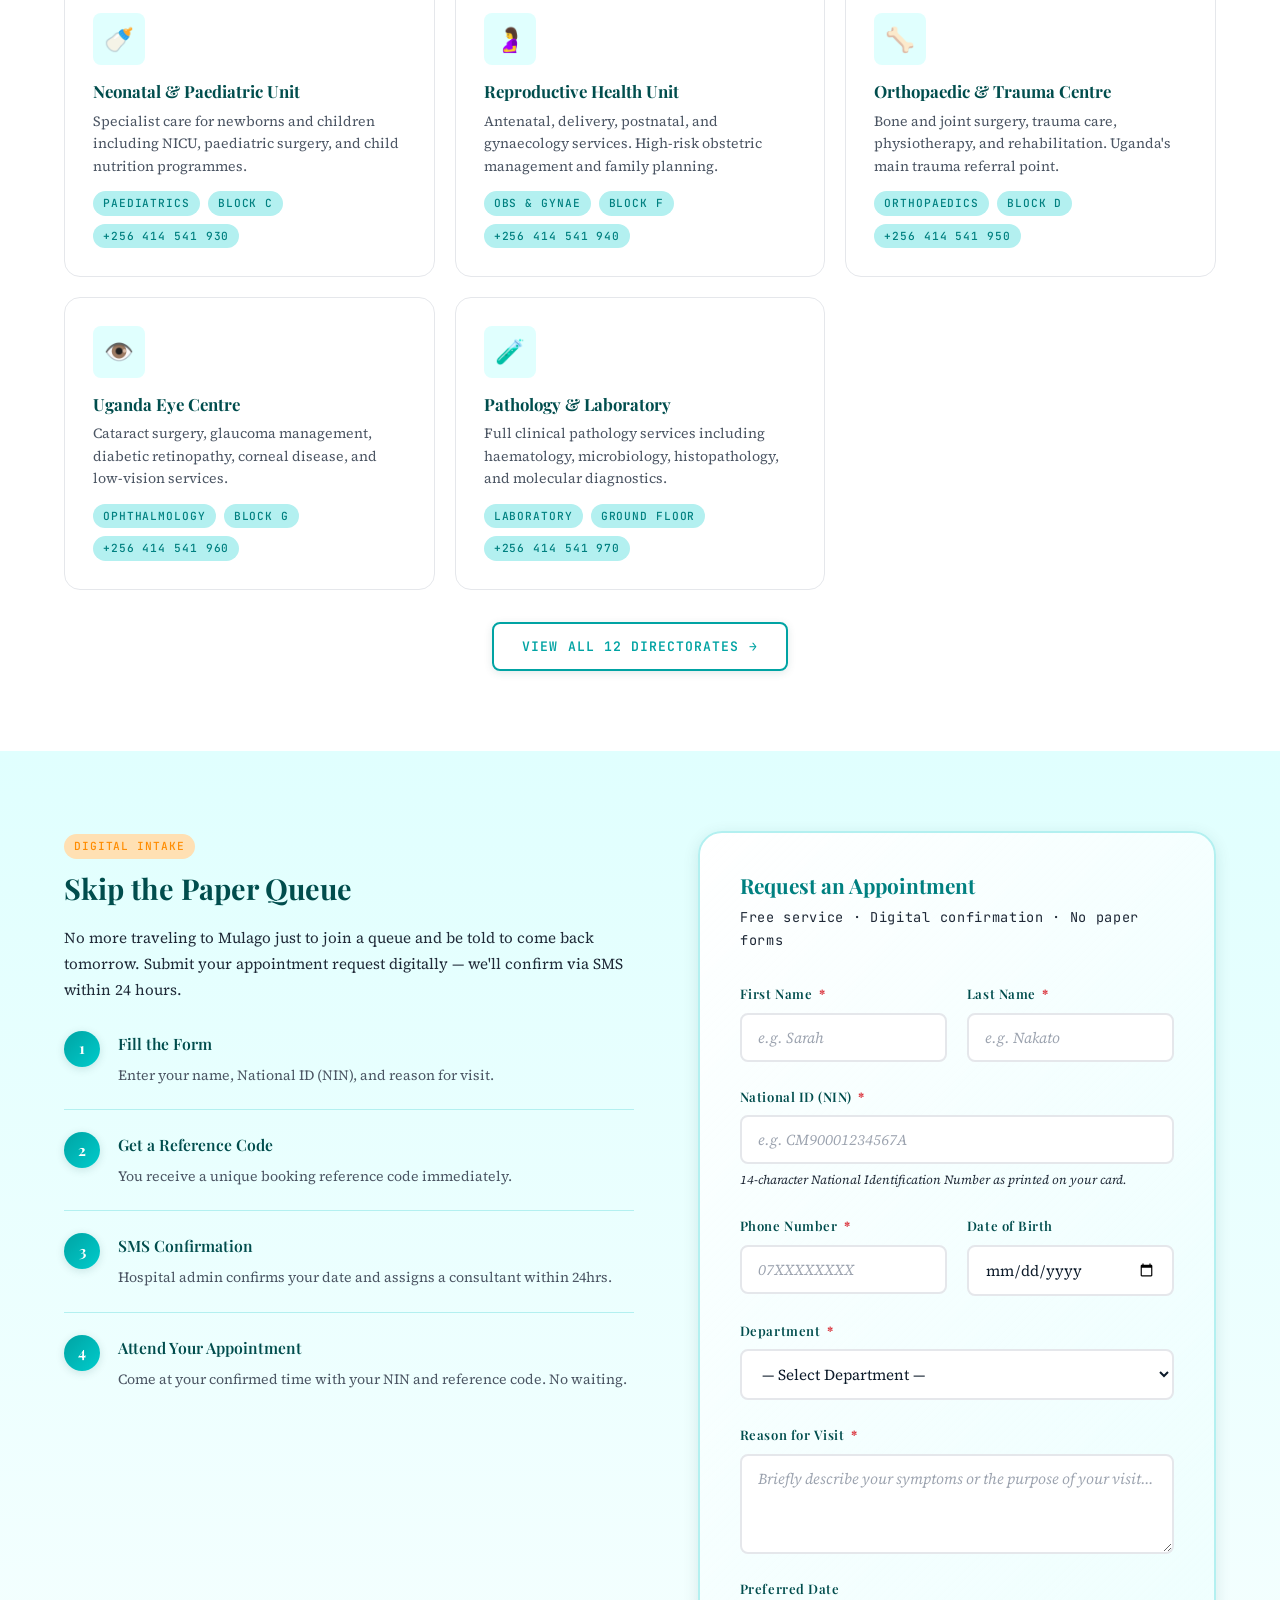
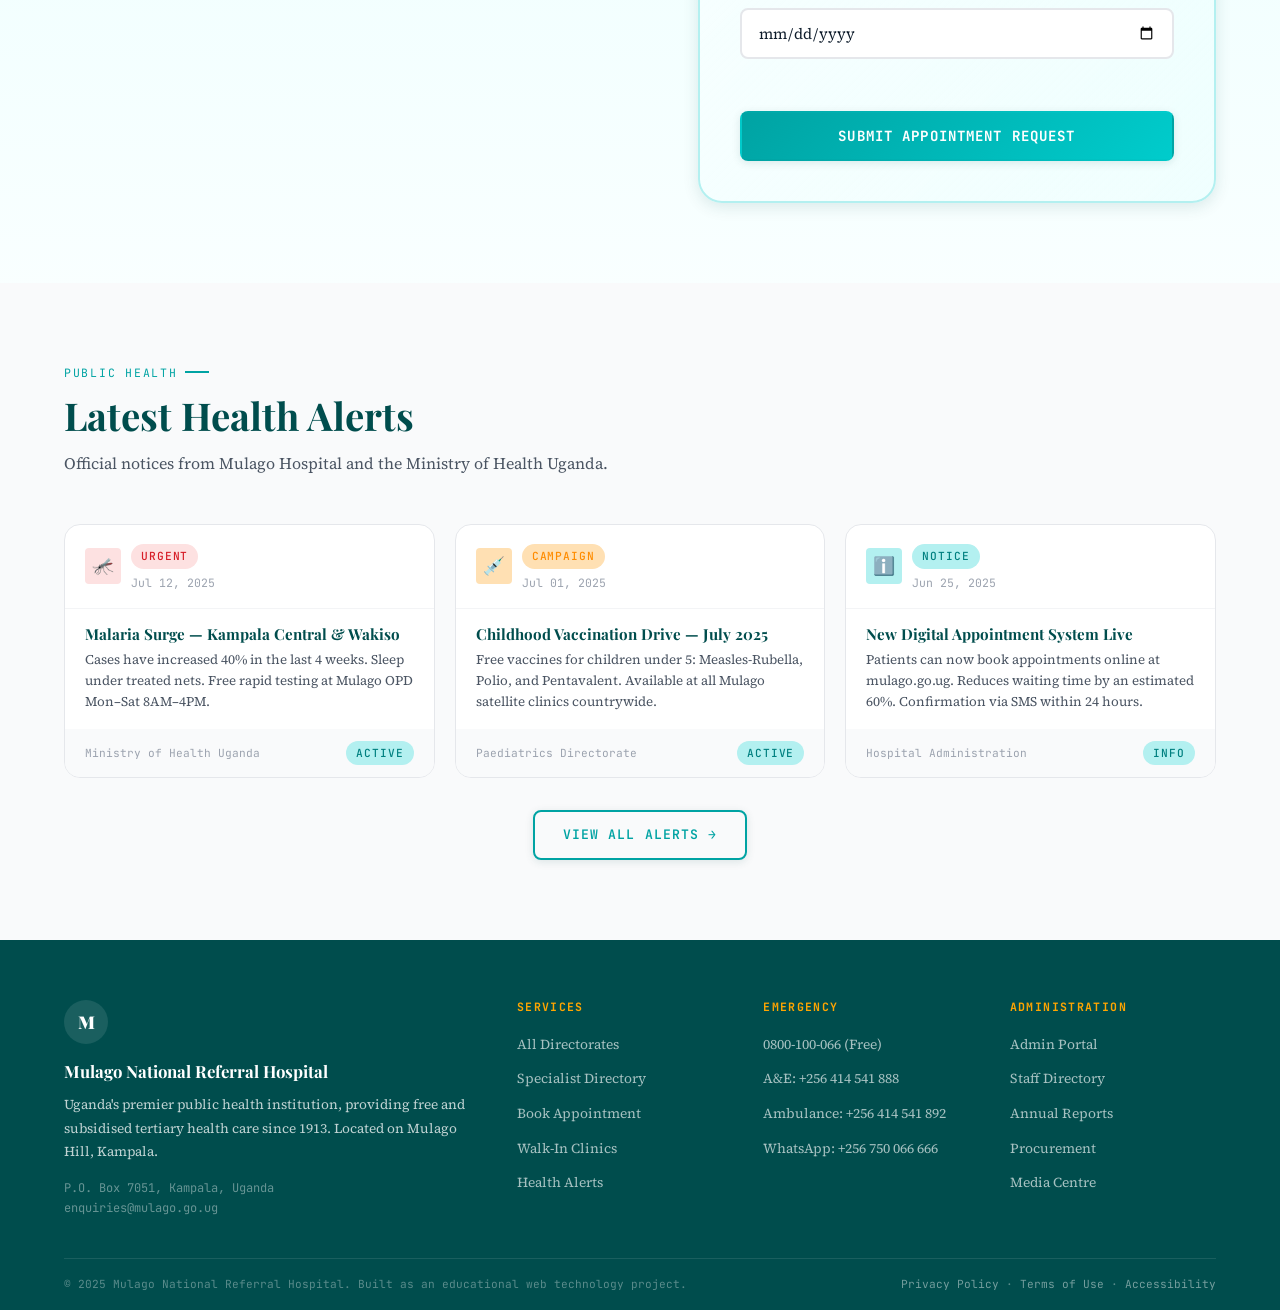
<file: index_public.html>
<!DOCTYPE html>
<html lang="en">
<head>
  <meta charset="UTF-8">
  <meta name="viewport" content="width=device-width, initial-scale=1.0">
  <title>Mulago National Referral Hospital — Uganda</title>
  <meta name="description" content="Mulago National Referral Hospital — Uganda's premier public health institution. Book appointments, find specialists, and access health information.">
  <link rel="stylesheet" href="css/style.css">
</head>
<body>

<!-- EMERGENCY NOTICE BANNER (loaded from backend) -->
<div id="alert-banner" style="display:none;align-items:center;justify-content:space-between">
  <span id="notice-content"></span>
  <button class="alert-close" aria-label="Close">✕</button>
</div>

<!-- TOP BAR -->
<div class="topbar">
  <div class="container">
    <span>Ministry of Health, Republic of Uganda &nbsp;·&nbsp; ISO 9001:2015 Certified</span>
  </div>
</div>

<!-- NAVBAR -->
<nav class="navbar">
  <div class="container">
    <div class="navbar-brand">
      <div class="navbar-logo">M</div>
      <div class="navbar-name">
        <strong style="font-size:1.1rem;display:block">Mulago National Referral Hospital</strong>
        <small>Est. 1913 · Kampala, Uganda</small>
      </div>
    </div>
    <ul class="nav-links" id="nav-links">
      <li><a href="index.html" class="active">Home</a></li>
      <li><a href="directorates_public.html">Directorates</a></li>
      <li><a href="specialists_public.html">Specialists</a></li>
      <li><a href="walkin_public.html">Walk-In Hours</a></li>
      <li><a href="alerts_public.html">Health Alerts</a></li>
      <li><a href="appointment_public.html" class="nav-book-btn">Book Appointment</a></li>
    </ul>
    <button class="hamburger" id="hamburger" aria-label="Open menu">
      <span></span><span></span><span></span>
    </button>
  </div>
</nav>

<!-- HERO -->
<section class="hero">
  <div class="container">
    <div class="hero-grid">
      <div>
        <p class="hero-kicker">Uganda's Premier Referral Centre</p>
        <h1>Healing Uganda,<br><em>One Life</em> at a Time</h1>
        <p class="hero-desc">
          Mulago National Referral Hospital is the country's largest public health institution,
          serving over 1,500 patients daily across 12 specialized institutes. Book your appointment
          digitally and skip the queue.
        </p>
        <div class="hero-actions">
          <a href="appointment_public.html" class="btn btn--amber">📋 Book Appointment</a>
          <a href="specialists_public.html" class="btn btn--outline" style="color:white;border-color:rgba(255,255,255,.5)">👨‍⚕️ Find a Specialist</a>
        </div>
        <div class="hero-stats">
          <div class="hero-stat">
            <div class="num">1,500+</div>
            <div class="lbl">Daily Patients</div>
          </div>
          <div class="hero-stat">
            <div class="num">1,790</div>
            <div class="lbl">Bed Capacity</div>
          </div>
          <div class="hero-stat">
            <div class="num">12</div>
            <div class="lbl">Institutes</div>
          </div>
          <div class="hero-stat">
            <div class="num">24/7</div>
            <div class="lbl">Emergency Care</div>
          </div>
        </div>
      </div>
      <div class="hero-card">
        <h3>Emergency Contacts</h3>
        <div class="contact-item">
          <div class="contact-icon">🚨</div>
          <div>
            <div class="lbl">Toll-Free Emergency Line</div>
            <div class="val"><a href="tel:0800100066">0800-100-066</a></div>
          </div>
        </div>
        <div class="contact-item">
          <div class="contact-icon">🏥</div>
          <div>
            <div class="lbl">Accident & Emergency</div>
            <div class="val"><a href="tel:0414541888">+256 414 541 888</a></div>
          </div>
        </div>
        <div class="contact-item">
          <div class="contact-icon">🧪</div>
          <div>
            <div class="lbl">Laboratory Results</div>
            <div class="val"><a href="tel:0414541890">+256 414 541 890</a></div>
          </div>
        </div>
        <div class="contact-item">
          <div class="contact-icon">🚑</div>
          <div>
            <div class="lbl">Ambulance Dispatch</div>
            <div class="val"><a href="tel:0414541892">+256 414 541 892</a></div>
          </div>
        </div>
        <div class="contact-item">
          <div class="contact-icon">💬</div>
          <div>
            <div class="lbl">WhatsApp Helpdesk</div>
            <div class="val"><a href="#">+256 750 066 666</a></div>
          </div>
        </div>
      </div>
    </div>
  </div>
</section>

<!-- QUICK ACCESS -->
<div class="quick-access">
  <div class="container">
    <a href="appointment_public.html" class="qa-item">
      <div class="qa-icon">📋</div>
      <div class="qa-text">
        <div class="t">Book Online</div>
        <div class="v">Appointment</div>
      </div>
    </a>
    <a href="walkin_public.html" class="qa-item">
      <div class="qa-icon">🚶</div>
      <div class="qa-text">
        <div class="t">No Booking Needed</div>
        <div class="v">Walk-In Clinics</div>
      </div>
    </a>
    <a href="specialists_public.html" class="qa-item">
      <div class="qa-icon">👨‍⚕️</div>
      <div class="qa-text">
        <div class="t">Consultant Schedule</div>
        <div class="v">Specialist Directory</div>
      </div>
    </a>
    <a href="alerts_public.html" class="qa-item">
      <div class="qa-icon">📢</div>
      <div class="qa-text">
        <div class="t">Latest Updates</div>
        <div class="v">Health Alerts</div>
      </div>
    </a>
  </div>
</div>

<!-- DIRECTORATES OVERVIEW -->
<section class="section-pad">
  <div class="container">
    <div class="section-header">
      <p class="eyebrow">Our Institutes</p>
      <h2>Specialized Directorates</h2>
      <p>Mulago operates twelve specialist institutes, each with dedicated consultants, theatres, and wards. Find the right institute for your care.</p>
    </div>
    <div class="directorates-grid">
      <div class="directorate-card">
        <div class="dir-icon">❤️</div>
        <h3>Uganda Heart Institute</h3>
        <p>Comprehensive cardiac care including interventional cardiology, cardiac surgery, and echocardiography. Uganda's only public cardiac catheterization lab.</p>
        <div class="dir-meta">
          <span class="badge">Cardiology</span>
          <span class="badge">Block A</span>
          <span class="badge">+256 414 541 900</span>
        </div>
      </div>
      <div class="directorate-card">
        <div class="dir-icon">🎗️</div>
        <h3>Uganda Cancer Institute</h3>
        <p>Uganda's sole public cancer treatment centre offering chemotherapy, radiotherapy, and palliative services. Free services for eligible patients.</p>
        <div class="dir-meta">
          <span class="badge">Oncology</span>
          <span class="badge">Block B</span>
          <span class="badge">+256 414 541 910</span>
        </div>
      </div>
      <div class="directorate-card">
        <div class="dir-icon">🧠</div>
        <h3>Neurosciences Unit</h3>
        <p>Diagnosis and management of stroke, epilepsy, brain tumours, spinal cord injuries, and other neurological conditions.</p>
        <div class="dir-meta">
          <span class="badge">Neurology</span>
          <span class="badge">Block E</span>
          <span class="badge">+256 414 541 920</span>
        </div>
      </div>
      <div class="directorate-card">
        <div class="dir-icon">🍼</div>
        <h3>Neonatal &amp; Paediatric Unit</h3>
        <p>Specialist care for newborns and children including NICU, paediatric surgery, and child nutrition programmes.</p>
        <div class="dir-meta">
          <span class="badge">Paediatrics</span>
          <span class="badge">Block C</span>
          <span class="badge">+256 414 541 930</span>
        </div>
      </div>
      <div class="directorate-card">
        <div class="dir-icon">🤰</div>
        <h3>Reproductive Health Unit</h3>
        <p>Antenatal, delivery, postnatal, and gynaecology services. High-risk obstetric management and family planning.</p>
        <div class="dir-meta">
          <span class="badge">Obs &amp; Gynae</span>
          <span class="badge">Block F</span>
          <span class="badge">+256 414 541 940</span>
        </div>
      </div>
      <div class="directorate-card">
        <div class="dir-icon">🦴</div>
        <h3>Orthopaedic &amp; Trauma Centre</h3>
        <p>Bone and joint surgery, trauma care, physiotherapy, and rehabilitation. Uganda's main trauma referral point.</p>
        <div class="dir-meta">
          <span class="badge">Orthopaedics</span>
          <span class="badge">Block D</span>
          <span class="badge">+256 414 541 950</span>
        </div>
      </div>
      <div class="directorate-card">
        <div class="dir-icon">👁️</div>
        <h3>Uganda Eye Centre</h3>
        <p>Cataract surgery, glaucoma management, diabetic retinopathy, corneal disease, and low-vision services.</p>
        <div class="dir-meta">
          <span class="badge">Ophthalmology</span>
          <span class="badge">Block G</span>
          <span class="badge">+256 414 541 960</span>
        </div>
      </div>
      <div class="directorate-card">
        <div class="dir-icon">🧪</div>
        <h3>Pathology &amp; Laboratory</h3>
        <p>Full clinical pathology services including haematology, microbiology, histopathology, and molecular diagnostics.</p>
        <div class="dir-meta">
          <span class="badge">Laboratory</span>
          <span class="badge">Ground Floor</span>
          <span class="badge">+256 414 541 970</span>
        </div>
      </div>
    </div>
    <div style="text-align:center;margin-top:32px">
      <a href="directorates_public.html" class="btn btn--outline">View All 12 Directorates →</a>
    </div>
  </div>
</section>

<!-- APPOINTMENT CTA SECTION -->
<section class="appointment-section section-pad">
  <div class="container">
    <div class="appt-grid">
      <div class="appt-info">
        <span class="badge badge--amber">Digital Intake</span>
        <h2 style="margin-top:12px">Skip the Paper Queue</h2>
        <p>
          No more traveling to Mulago just to join a queue and be told to come back tomorrow.
          Submit your appointment request digitally — we'll confirm via SMS within 24 hours.
        </p>
        <ul class="appt-steps">
          <li>
            <div class="step-num">1</div>
            <div class="step-text">
              <strong>Fill the Form</strong>
              <span>Enter your name, National ID (NIN), and reason for visit.</span>
            </div>
          </li>
          <li>
            <div class="step-num">2</div>
            <div class="step-text">
              <strong>Get a Reference Code</strong>
              <span>You receive a unique booking reference code immediately.</span>
            </div>
          </li>
          <li>
            <div class="step-num">3</div>
            <div class="step-text">
              <strong>SMS Confirmation</strong>
              <span>Hospital admin confirms your date and assigns a consultant within 24hrs.</span>
            </div>
          </li>
          <li>
            <div class="step-num">4</div>
            <div class="step-text">
              <strong>Attend Your Appointment</strong>
              <span>Come at your confirmed time with your NIN and reference code. No waiting.</span>
            </div>
          </li>
        </ul>
      </div>

      <!-- EMBEDDED QUICK BOOKING FORM -->
      <div class="appt-form-card" id="appt-form-wrap">
        <h3>Request an Appointment</h3>
        <p class="subtitle">Free service · Digital confirmation · No paper forms</p>
        <form id="appt-form" novalidate>
          <div class="form-row">
            <div class="form-group">
              <label for="f-fname">First Name <span class="required">*</span></label>
              <input type="text" id="f-fname" name="first_name" class="form-control" placeholder="e.g. Sarah" required>
            </div>
            <div class="form-group">
              <label for="f-lname">Last Name <span class="required">*</span></label>
              <input type="text" id="f-lname" name="last_name" class="form-control" placeholder="e.g. Nakato" required>
            </div>
          </div>
          <div class="form-group">
            <label for="f-nin">National ID (NIN) <span class="required">*</span></label>
            <input type="text" id="f-nin" name="nin" class="form-control" placeholder="e.g. CM90001234567A" required maxlength="14">
            <p class="form-hint">14-character National Identification Number as printed on your card.</p>
          </div>
          <div class="form-row">
            <div class="form-group">
              <label for="f-phone">Phone Number <span class="required">*</span></label>
              <input type="tel" id="f-phone" name="phone" class="form-control" placeholder="07XXXXXXXX" required>
            </div>
            <div class="form-group">
              <label for="f-dob">Date of Birth</label>
              <input type="date" id="f-dob" name="dob" class="form-control">
            </div>
          </div>
          <div class="form-group">
            <label for="f-dept">Department <span class="required">*</span></label>
            <select id="f-dept" name="department" class="form-control" required>
              <option value="">— Select Department —</option>
              <option>Cardiology</option>
              <option>Oncology</option>
              <option>Paediatrics</option>
              <option>Surgery</option>
              <option>Neurology</option>
              <option>Obstetrics &amp; Gynae</option>
              <option>Orthopaedics</option>
              <option>Ophthalmology</option>
              <option>Psychiatry</option>
              <option>Dermatology</option>
              <option>Internal Medicine</option>
              <option>Radiology</option>
            </select>
          </div>
          <div class="form-group">
            <label for="f-reason">Reason for Visit <span class="required">*</span></label>
            <textarea id="f-reason" name="reason" class="form-control" placeholder="Briefly describe your symptoms or the purpose of your visit…" required></textarea>
          </div>
          <div class="form-group">
            <label for="f-pref-date">Preferred Date</label>
            <input type="date" id="f-pref-date" name="preferred_date" class="form-control">
          </div>
          <button type="submit" class="btn btn--primary form-submit">Submit Appointment Request</button>
        </form>
        <div class="form-success" id="appt-success">
          <div class="check">✓</div>
          <h4>Request Submitted!</h4>
          <p>Your appointment request has been received. You will receive an SMS confirmation within 24 hours.</p>
          <p style="margin-top:8px">Your reference code:</p>
          <div class="ref-code" id="ref-number">MNR-XXXXXX</div>
          <p style="margin-top:16px;font-size:.8rem;color:#9ca3af">Please save this code and bring your NIN on the day of your appointment.</p>
        </div>
      </div>
    </div>
  </div>
</section>

<!-- HEALTH ALERTS PREVIEW -->
<section class="alerts-section section-pad">
  <div class="container">
    <div class="section-header">
      <p class="eyebrow">Public Health</p>
      <h2>Latest Health Alerts</h2>
      <p>Official notices from Mulago Hospital and the Ministry of Health Uganda.</p>
    </div>
    <div class="alerts-grid">
      <div class="alert-card alert-urgent">
        <div class="alert-card-header">
          <div class="alert-type-icon">🦟</div>
          <div>
            <span class="badge badge--red">Urgent</span>
            <div style="font-size:.72rem;color:#9ca3af;font-family:var(--font-mono);margin-top:4px">Jul 12, 2025</div>
          </div>
        </div>
        <div class="alert-card-body">
          <h4>Malaria Surge — Kampala Central &amp; Wakiso</h4>
          <p>Cases have increased 40% in the last 4 weeks. Sleep under treated nets. Free rapid testing at Mulago OPD Mon–Sat 8AM–4PM.</p>
        </div>
        <div class="alert-card-footer">
          <span>Ministry of Health Uganda</span>
          <span class="badge">Active</span>
        </div>
      </div>
      <div class="alert-card alert-campaign">
        <div class="alert-card-header">
          <div class="alert-type-icon">💉</div>
          <div>
            <span class="badge badge--amber">Campaign</span>
            <div style="font-size:.72rem;color:#9ca3af;font-family:var(--font-mono);margin-top:4px">Jul 01, 2025</div>
          </div>
        </div>
        <div class="alert-card-body">
          <h4>Childhood Vaccination Drive — July 2025</h4>
          <p>Free vaccines for children under 5: Measles-Rubella, Polio, and Pentavalent. Available at all Mulago satellite clinics countrywide.</p>
        </div>
        <div class="alert-card-footer">
          <span>Paediatrics Directorate</span>
          <span class="badge">Active</span>
        </div>
      </div>
      <div class="alert-card alert-info">
        <div class="alert-card-header">
          <div class="alert-type-icon">ℹ️</div>
          <div>
            <span class="badge">Notice</span>
            <div style="font-size:.72rem;color:#9ca3af;font-family:var(--font-mono);margin-top:4px">Jun 25, 2025</div>
          </div>
        </div>
        <div class="alert-card-body">
          <h4>New Digital Appointment System Live</h4>
          <p>Patients can now book appointments online at mulago.go.ug. Reduces waiting time by an estimated 60%. Confirmation via SMS within 24 hours.</p>
        </div>
        <div class="alert-card-footer">
          <span>Hospital Administration</span>
          <span class="badge">Info</span>
        </div>
      </div>
    </div>
    <div style="text-align:center;margin-top:32px">
      <a href="alerts_public.html" class="btn btn--outline">View All Alerts →</a>
    </div>
  </div>
</section>

<!-- FOOTER -->
<footer>
  <div class="container">
    <div class="footer-grid">
      <div class="footer-brand">
        <div class="navbar-logo" style="width:44px;height:44px;font-size:1.1rem">M</div>
        <strong>Mulago National Referral Hospital</strong>
        <p>Uganda's premier public health institution, providing free and subsidised tertiary health care since 1913. Located on Mulago Hill, Kampala.</p>
        <div style="margin-top:16px;font-family:var(--font-mono);font-size:.75rem;color:rgba(255,255,255,0.4)">
          P.O. Box 7051, Kampala, Uganda<br>
          enquiries@mulago.go.ug
        </div>
      </div>
      <div class="footer-col">
        <h4>Services</h4>
        <ul>
          <li><a href="directorates_public.html">All Directorates</a></li>
          <li><a href="specialists_public.html">Specialist Directory</a></li>
          <li><a href="appointment_public.html">Book Appointment</a></li>
          <li><a href="walkin_public.html">Walk-In Clinics</a></li>
          <li><a href="alerts_public.html">Health Alerts</a></li>
        </ul>
      </div>
      <div class="footer-col">
        <h4>Emergency</h4>
        <ul>
          <li><a href="tel:0800100066">0800-100-066 (Free)</a></li>
          <li><a href="tel:0414541888">A&amp;E: +256 414 541 888</a></li>
          <li><a href="tel:0414541892">Ambulance: +256 414 541 892</a></li>
          <li><a href="#">WhatsApp: +256 750 066 666</a></li>
        </ul>
      </div>
      <div class="footer-col">
        <h4>Administration</h4>
        <ul>
          <li><a href="admin/index.html">Admin Portal</a></li>
          <li><a href="#">Staff Directory</a></li>
          <li><a href="#">Annual Reports</a></li>
          <li><a href="#">Procurement</a></li>
          <li><a href="#">Media Centre</a></li>
        </ul>
      </div>
    </div>
  </div>
  <div class="container">
    <div class="footer-bottom">
      <span>© 2025 Mulago National Referral Hospital. Built as an educational web technology project.</span>
      <span><a href="#">Privacy Policy</a> · <a href="#">Terms of Use</a> · <a href="#">Accessibility</a></span>
    </div>
  </div>
</footer>

<button id="scrollTop" aria-label="Scroll to top">↑</button>
<div class="toast-container" id="toast-container"></div>

<script src="js/main.js"></script>
<script>
// Load emergency notice banner from backend
async function loadEmergencyNotice(){
  try{
    const res=await fetch('php/get_emergency_notice.php');
    const json=await res.json();
    if(json.success && json.data && json.data.is_active && json.data.content){
      const banner=document.getElementById('alert-banner');
      const content=document.getElementById('notice-content');
      if(banner && content){
        content.innerHTML='🚨 '+json.data.content;
        banner.style.display='flex';
      }
    }
  }catch(err){
    console.error('Failed to load emergency notice:',err);
  }
}

// Load on page load
loadEmergencyNotice();
// Refresh every 5 minutes
setInterval(loadEmergencyNotice, 5*60*1000);
</script>
</body>
</html>
</file>
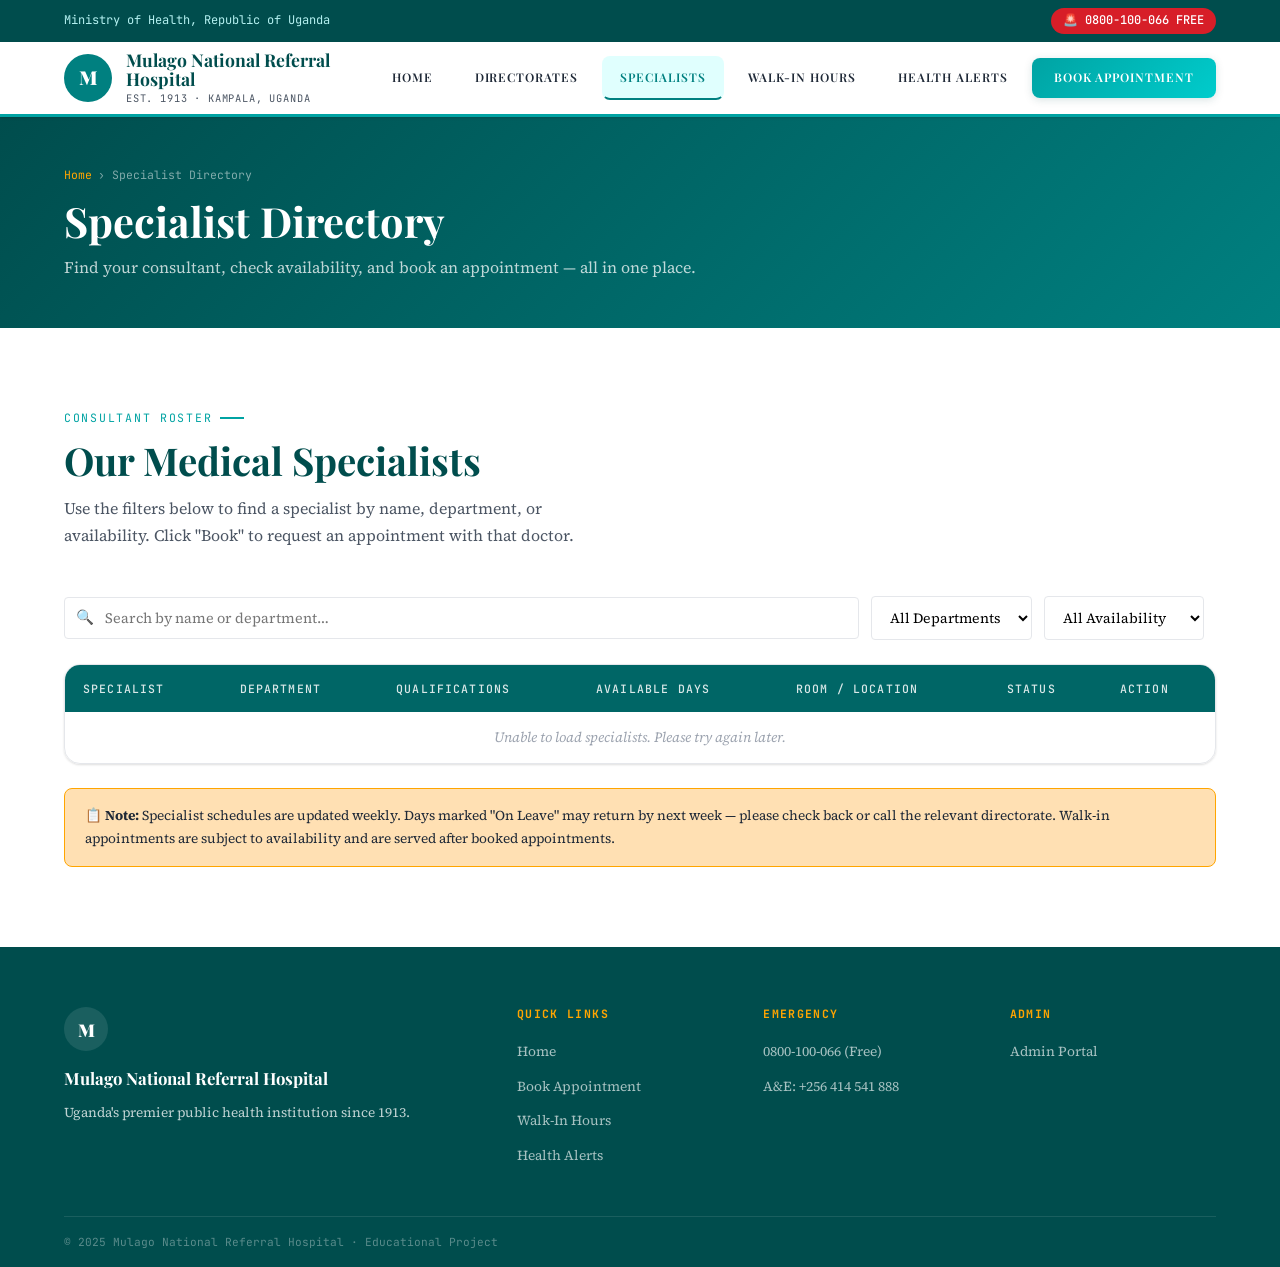
<file: specialists_public.html>
<!DOCTYPE html>
<html lang="en">
<head>
  <meta charset="UTF-8">
  <meta name="viewport" content="width=device-width, initial-scale=1.0">
  <title>Specialist Directory — Mulago National Referral Hospital</title>
  <link rel="stylesheet" href="css/style.css">
</head>
<body>

<div class="topbar">
  <div class="container">
    <span>Ministry of Health, Republic of Uganda</span>
    <a href="tel:0800100066" class="topbar-emergency">🚨 0800-100-066 FREE</a>
  </div>
</div>

<nav class="navbar">
  <div class="container">
    <div class="navbar-brand">
      <div class="navbar-logo">M</div>
      <div class="navbar-name">
        <strong style="font-size:1.1rem;display:block">Mulago National Referral Hospital</strong>
        <small>Est. 1913 · Kampala, Uganda</small>
      </div>
    </div>
    <ul class="nav-links" id="nav-links">
      <li><a href="index_public.html">Home</a></li>
      <li><a href="directorates_public.html">Directorates</a></li>
      <li><a href="specialists_public.html" class="active">Specialists</a></li>
      <li><a href="walkin_public.html">Walk-In Hours</a></li>
      <li><a href="alerts_public.html">Health Alerts</a></li>
      <li><a href="appointment_public.html" class="nav-book-btn">Book Appointment</a></li>
    </ul>
    <button class="hamburger" id="hamburger"><span></span><span></span><span></span></button>
  </div>
</nav>

<!-- PAGE HERO -->
<div class="page-hero">
  <div class="container">
    <div class="breadcrumb"><a href="index_public.html">Home</a> › Specialist Directory</div>
    <h1>Specialist Directory</h1>
    <p>Find your consultant, check availability, and book an appointment — all in one place.</p>
  </div>
</div>

<!-- SPECIALIST TABLE -->
<section class="section-pad">
  <div class="container">
    <div class="section-header">
      <p class="eyebrow">Consultant Roster</p>
      <h2>Our Medical Specialists</h2>
      <p>Use the filters below to find a specialist by name, department, or availability. Click "Book" to request an appointment with that doctor.</p>
    </div>

    <div class="directory-controls">
      <div class="search-box">
        <span class="search-icon">🔍</span>
        <input type="text" id="doc-search" placeholder="Search by name or department…">
      </div>
      <select class="filter-select" id="dept-filter">
        <option value="">All Departments</option>
      </select>
      <select class="filter-select" id="avail-filter">
        <option value="">All Availability</option>
        <option value="available">Available</option>
        <option value="on_leave">On Leave</option>
      </select>
      <span id="result-count" style="font-family:var(--font-mono);font-size:.78rem;color:var(--neutral-500);white-space:nowrap"></span>
    </div>

    <div class="specialist-table-wrap">
      <table class="specialist-table">
        <thead>
          <tr>
            <th>Specialist</th>
            <th>Department</th>
            <th>Qualifications</th>
            <th>Available Days</th>
            <th>Room / Location</th>
            <th>Status</th>
            <th>Action</th>
          </tr>
        </thead>
        <tbody id="specialist-tbody">
          <tr><td colspan="6" style="text-align:center;padding:32px;color:#9ca3af">Loading specialists…</td></tr>
        </tbody>
      </table>
    </div>

    <!-- NOTICE -->
    <div style="background:var(--amber-100);border:1px solid var(--amber-400);border-radius:var(--radius-md);padding:16px 20px;margin-top:24px;font-size:.85rem">
      <strong>📋 Note:</strong> Specialist schedules are updated weekly. Days marked "On Leave" may return by next week — please check back or call the relevant directorate. Walk-in appointments are subject to availability and are served after booked appointments.
    </div>
  </div>
</section>

<footer>
  <div class="container">
    <div class="footer-grid">
      <div class="footer-brand">
        <div class="navbar-logo" style="width:44px;height:44px;font-size:1.1rem">M</div>
        <strong>Mulago National Referral Hospital</strong>
        <p>Uganda's premier public health institution since 1913.</p>
      </div>
      <div class="footer-col"><h4>Quick Links</h4><ul>
        <li><a href="index_public.html">Home</a></li>
        <li><a href="appointment_public.html">Book Appointment</a></li>
        <li><a href="walkin_public.html">Walk-In Hours</a></li>
        <li><a href="alerts_public.html">Health Alerts</a></li>
      </ul></div>
      <div class="footer-col"><h4>Emergency</h4><ul>
        <li><a href="tel:0800100066">0800-100-066 (Free)</a></li>
        <li><a href="tel:0414541888">A&E: +256 414 541 888</a></li>
      </ul></div>
      <div class="footer-col"><h4>Admin</h4><ul>
        <li><a href="admin/index.html">Admin Portal</a></li>
      </ul></div>
    </div>
    <div class="footer-bottom">
      <span>© 2025 Mulago National Referral Hospital · Educational Project</span>
    </div>
  </div>
</footer>

<button id="scrollTop" aria-label="Scroll to top">↑</button>
<script src="js/main.js"></script>
</body>
</html>
</file>
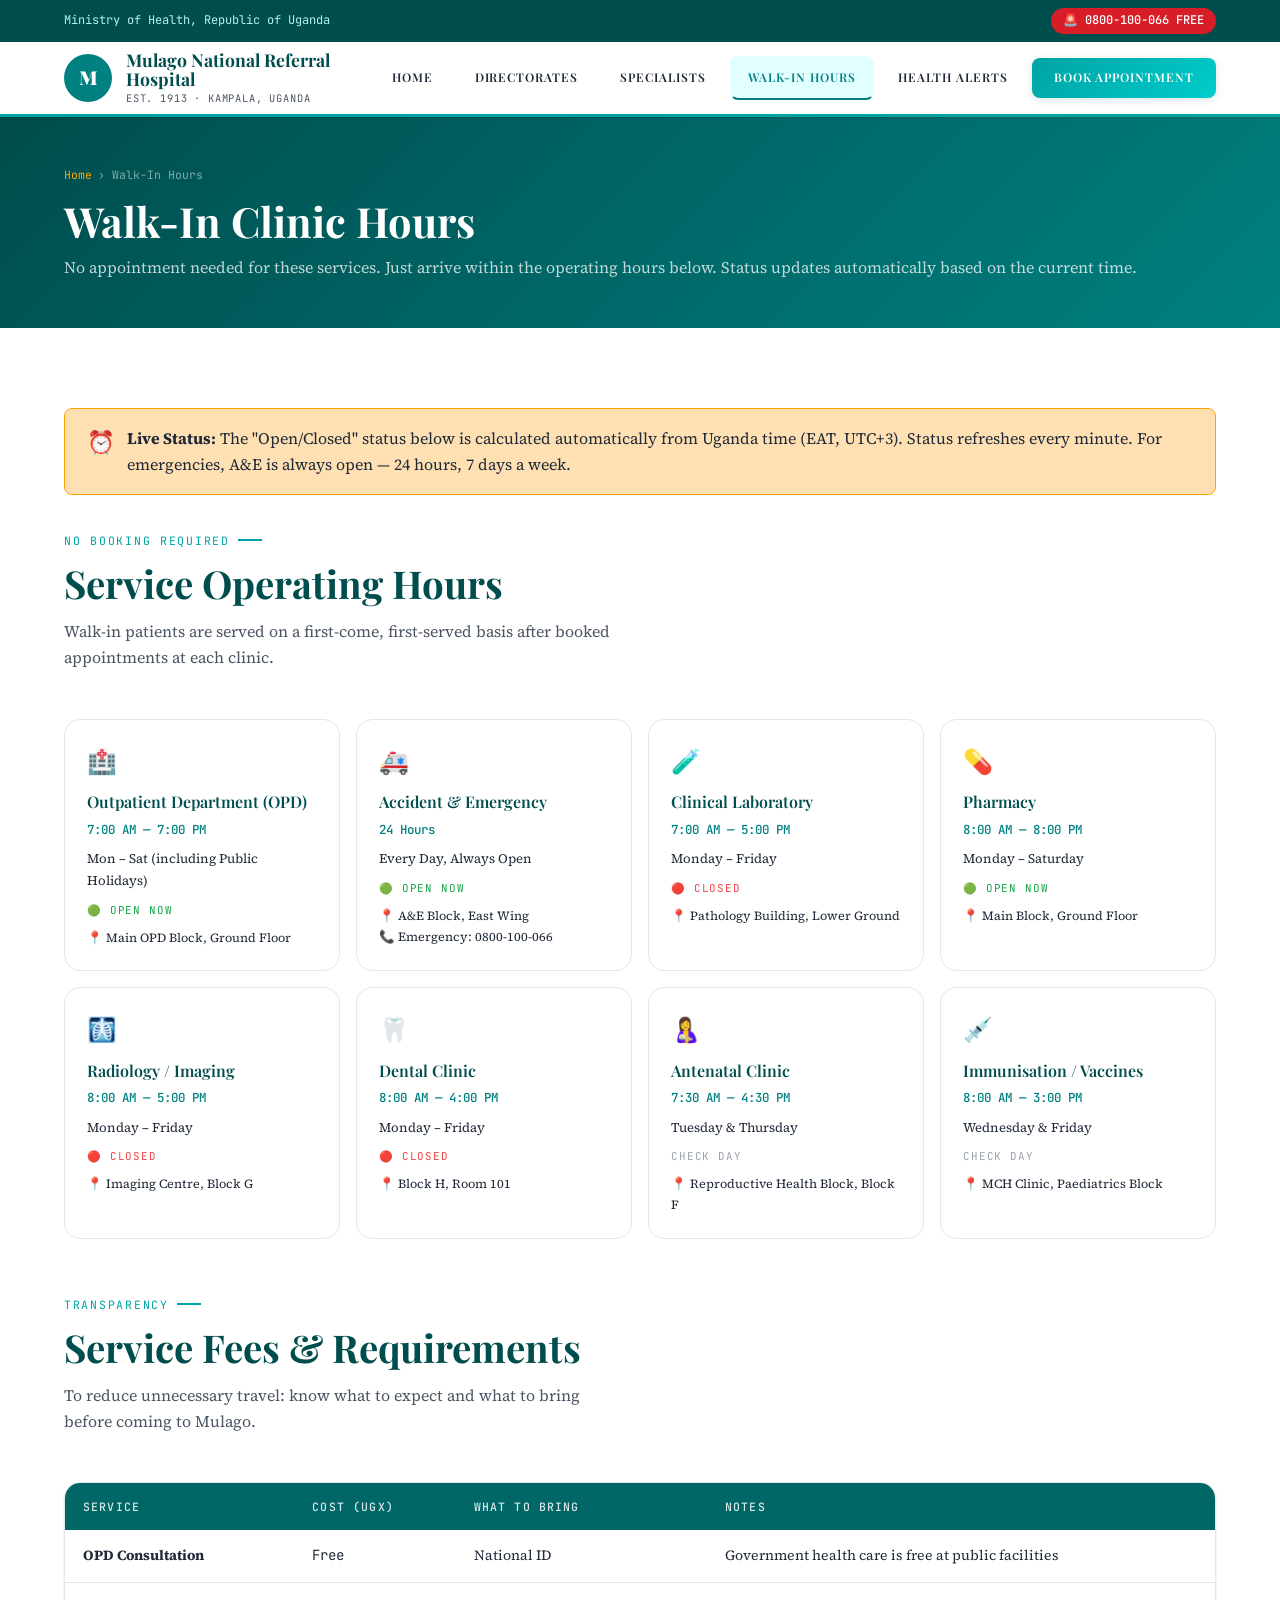
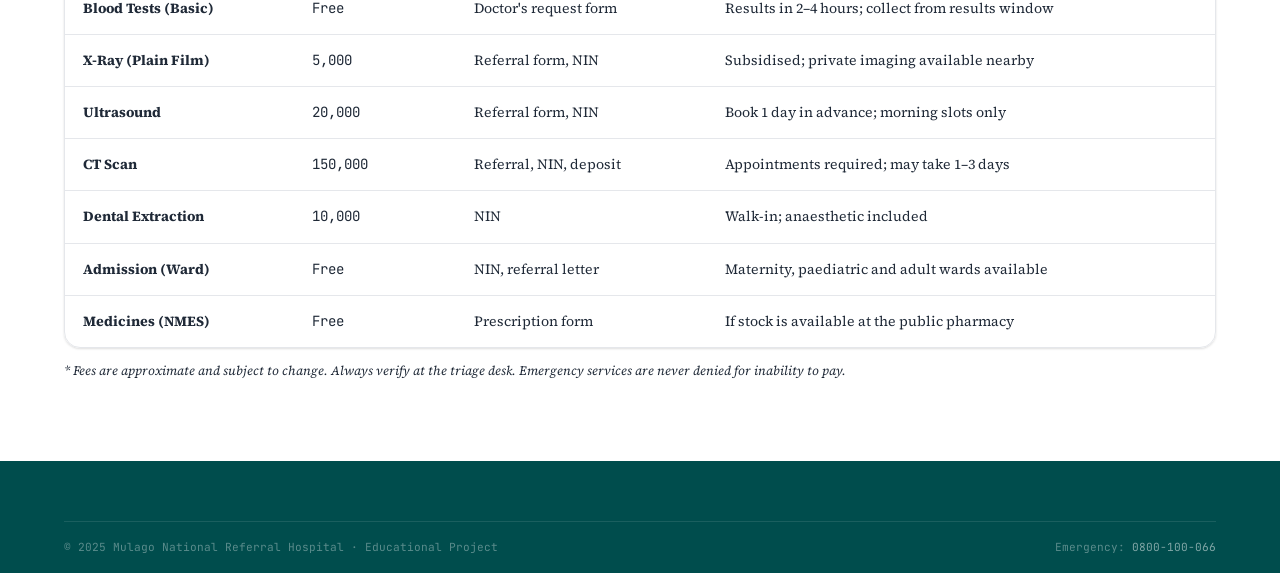
<file: walkin_public.html>
<!DOCTYPE html>
<html lang="en">
<head>
  <meta charset="UTF-8">
  <meta name="viewport" content="width=device-width, initial-scale=1.0">
  <title>Walk-In Clinic Hours — Mulago National Referral Hospital</title>
  <link rel="stylesheet" href="css/style.css">
</head>
<body>

<div id="alert-banner" style="display:none">
  <button class="alert-close">✕</button>
</div>
<div class="topbar"><div class="container">
  <span>Ministry of Health, Republic of Uganda</span>
  <a href="tel:0800100066" class="topbar-emergency">🚨 0800-100-066 FREE</a>
</div></div>

<nav class="navbar"><div class="container">
  <div class="navbar-brand">
    <div class="navbar-logo">M</div>
    <div class="navbar-name"><strong style="font-size:1.1rem;display:block">Mulago National Referral Hospital</strong><small>Est. 1913 · Kampala, Uganda</small></div>
  </div>
  <ul class="nav-links" id="nav-links">
    <li><a href="index_public.html">Home</a></li>
    <li><a href="directorates_public.html">Directorates</a></li>
    <li><a href="specialists_public.html">Specialists</a></li>
    <li><a href="walkin_public.html" class="active">Walk-In Hours</a></li>
    <li><a href="alerts_public.html">Health Alerts</a></li>
    <li><a href="appointment_public.html" class="nav-book-btn">Book Appointment</a></li>
  </ul>
  <button class="hamburger" id="hamburger"><span></span><span></span><span></span></button>
</div></nav>

<div class="page-hero"><div class="container">
  <div class="breadcrumb"><a href="index_public.html">Home</a> › Walk-In Hours</div>
  <h1>Walk-In Clinic Hours</h1>
  <p>No appointment needed for these services. Just arrive within the operating hours below. Status updates automatically based on the current time.</p>
</div></div>

<section class="section-pad"><div class="container">
  <div style="background:var(--amber-100);border:1px solid var(--amber-400);border-radius:var(--radius-md);padding:16px 22px;margin-bottom:36px;display:flex;gap:12px;align-items:flex-start">
    <span style="font-size:1.4rem">⏰</span>
    <div>
      <strong>Live Status:</strong> The "Open/Closed" status below is calculated automatically from Uganda time (EAT, UTC+3).
      Status refreshes every minute. For emergencies, A&E is always open — 24 hours, 7 days a week.
    </div>
  </div>

  <div class="section-header">
    <p class="eyebrow">No Booking Required</p>
    <h2>Service Operating Hours</h2>
    <p>Walk-in patients are served on a first-come, first-served basis after booked appointments at each clinic.</p>
  </div>

  <div class="walkin-grid">
    <div class="walkin-card">
      <div style="font-size:1.5rem;margin-bottom:8px">🏥</div>
      <div class="dept">Outpatient Department (OPD)</div>
      <div class="hours">7:00 AM — 7:00 PM</div>
      <div class="days">Mon – Sat (including Public Holidays)</div>
      <div id="wk-opd" class="walkin-status">Checking…</div>
      <div style="font-size:.78rem;color:var(--neutral-500);margin-top:8px">📍 Main OPD Block, Ground Floor</div>
    </div>
    <div class="walkin-card">
      <div style="font-size:1.5rem;margin-bottom:8px">🚑</div>
      <div class="dept">Accident &amp; Emergency</div>
      <div class="hours">24 Hours</div>
      <div class="days">Every Day, Always Open</div>
      <div id="wk-emerg" class="walkin-status">Checking…</div>
      <div style="font-size:.78rem;color:var(--neutral-500);margin-top:8px">📍 A&E Block, East Wing<br>📞 Emergency: 0800-100-066</div>
    </div>
    <div class="walkin-card">
      <div style="font-size:1.5rem;margin-bottom:8px">🧪</div>
      <div class="dept">Clinical Laboratory</div>
      <div class="hours">7:00 AM — 5:00 PM</div>
      <div class="days">Monday – Friday</div>
      <div id="wk-lab" class="walkin-status">Checking…</div>
      <div style="font-size:.78rem;color:var(--neutral-500);margin-top:8px">📍 Pathology Building, Lower Ground</div>
    </div>
    <div class="walkin-card">
      <div style="font-size:1.5rem;margin-bottom:8px">💊</div>
      <div class="dept">Pharmacy</div>
      <div class="hours">8:00 AM — 8:00 PM</div>
      <div class="days">Monday – Saturday</div>
      <div id="wk-pharm" class="walkin-status">Checking…</div>
      <div style="font-size:.78rem;color:var(--neutral-500);margin-top:8px">📍 Main Block, Ground Floor</div>
    </div>
    <div class="walkin-card">
      <div style="font-size:1.5rem;margin-bottom:8px">🩻</div>
      <div class="dept">Radiology / Imaging</div>
      <div class="hours">8:00 AM — 5:00 PM</div>
      <div class="days">Monday – Friday</div>
      <div id="wk-radio" class="walkin-status">Checking…</div>
      <div style="font-size:.78rem;color:var(--neutral-500);margin-top:8px">📍 Imaging Centre, Block G</div>
    </div>
    <div class="walkin-card">
      <div style="font-size:1.5rem;margin-bottom:8px">🦷</div>
      <div class="dept">Dental Clinic</div>
      <div class="hours">8:00 AM — 4:00 PM</div>
      <div class="days">Monday – Friday</div>
      <div id="wk-dental" class="walkin-status">Checking…</div>
      <div style="font-size:.78rem;color:var(--neutral-500);margin-top:8px">📍 Block H, Room 101</div>
    </div>
    <div class="walkin-card">
      <div style="font-size:1.5rem;margin-bottom:8px">🤱</div>
      <div class="dept">Antenatal Clinic</div>
      <div class="hours">7:30 AM — 4:30 PM</div>
      <div class="days">Tuesday &amp; Thursday</div>
      <div class="walkin-status" style="color:var(--neutral-400)">Check day</div>
      <div style="font-size:.78rem;color:var(--neutral-500);margin-top:8px">📍 Reproductive Health Block, Block F</div>
    </div>
    <div class="walkin-card">
      <div style="font-size:1.5rem;margin-bottom:8px">💉</div>
      <div class="dept">Immunisation / Vaccines</div>
      <div class="hours">8:00 AM — 3:00 PM</div>
      <div class="days">Wednesday &amp; Friday</div>
      <div class="walkin-status" style="color:var(--neutral-400)">Check day</div>
      <div style="font-size:.78rem;color:var(--neutral-500);margin-top:8px">📍 MCH Clinic, Paediatrics Block</div>
    </div>
  </div>

  <!-- FEES TABLE -->
  <div style="margin-top:56px">
    <div class="section-header">
      <p class="eyebrow">Transparency</p>
      <h2>Service Fees &amp; Requirements</h2>
      <p>To reduce unnecessary travel: know what to expect and what to bring before coming to Mulago.</p>
    </div>
    <div class="specialist-table-wrap">
      <table class="specialist-table">
        <thead><tr>
          <th>Service</th><th>Cost (UGX)</th><th>What to Bring</th><th>Notes</th>
        </tr></thead>
        <tbody>
          <tr><td><strong>OPD Consultation</strong></td><td style="font-family:var(--font-mono)">Free</td><td>National ID</td><td>Government health care is free at public facilities</td></tr>
          <tr><td><strong>Blood Tests (Basic)</strong></td><td style="font-family:var(--font-mono)">Free</td><td>Doctor's request form</td><td>Results in 2–4 hours; collect from results window</td></tr>
          <tr><td><strong>X-Ray (Plain Film)</strong></td><td style="font-family:var(--font-mono)">5,000</td><td>Referral form, NIN</td><td>Subsidised; private imaging available nearby</td></tr>
          <tr><td><strong>Ultrasound</strong></td><td style="font-family:var(--font-mono)">20,000</td><td>Referral form, NIN</td><td>Book 1 day in advance; morning slots only</td></tr>
          <tr><td><strong>CT Scan</strong></td><td style="font-family:var(--font-mono)">150,000</td><td>Referral, NIN, deposit</td><td>Appointments required; may take 1–3 days</td></tr>
          <tr><td><strong>Dental Extraction</strong></td><td style="font-family:var(--font-mono)">10,000</td><td>NIN</td><td>Walk-in; anaesthetic included</td></tr>
          <tr><td><strong>Admission (Ward)</strong></td><td style="font-family:var(--font-mono)">Free</td><td>NIN, referral letter</td><td>Maternity, paediatric and adult wards available</td></tr>
          <tr><td><strong>Medicines (NMES)</strong></td><td style="font-family:var(--font-mono)">Free</td><td>Prescription form</td><td>If stock is available at the public pharmacy</td></tr>
        </tbody>
      </table>
    </div>
    <p style="font-size:.8rem;color:var(--neutral-500);margin-top:12px;font-style:italic">
      * Fees are approximate and subject to change. Always verify at the triage desk. Emergency services are never denied for inability to pay.
    </p>
  </div>
</div></section>

<footer><div class="container">
  <div class="footer-bottom" style="border-top:1px solid rgba(255,255,255,.1);padding:16px 0">
    <span>© 2025 Mulago National Referral Hospital · Educational Project</span>
    <span>Emergency: <a href="tel:0800100066" style="color:rgba(255,255,255,.5)">0800-100-066</a></span>
  </div>
</div></footer>

<button id="scrollTop">↑</button>
<script src="js/main.js"></script>
<script>
// Load dynamic clinic hours and notices
async function loadClinicContent(){
  try{
    // Load clinic hours
    const hoursRes=await fetch('php/get_clinic_hours.php');
    const hoursJson=await hoursRes.json();
    if(hoursJson.success && hoursJson.data){
      const grid=document.querySelector('.walkin-grid');
      if(grid){
        const dayNames=['sun','mon','tue','wed','thu','fri','sat'];
        const todayDay=new Date().getDay();
        
        grid.innerHTML=hoursJson.data.map(dept=>{
          const deptCode=dept.code;
          let openDays='';
          const daysArr=[];
          if(dept.monday)daysArr.push('Mon');
          if(dept.tuesday)daysArr.push('Tue');
          if(dept.wednesday)daysArr.push('Wed');
          if(dept.thursday)daysArr.push('Thu');
          if(dept.friday)daysArr.push('Fri');
          if(dept.saturday)daysArr.push('Sat');
          if(dept.sunday)daysArr.push('Sun');
          
          if(daysArr.length===7)openDays='Every Day, Always Open';
          else if(daysArr.length===5 && dept.monday && dept.tuesday && dept.wednesday && dept.thursday && dept.friday)
            openDays='Monday – Friday';
          else openDays=daysArr.join(', ');
          
          // Determine if open now using days and times
          const isOpenNow = (() => {
            const now=new Date(new Date().toLocaleString('en-US',{timeZone:'Africa/Nairobi'}));
            const nowHour=now.getHours(),nowMin=now.getMinutes();
            const nowTime=nowHour*60+nowMin;
            const [openH,openM]=dept.open_time.split(':').map(Number);
            const [closeH,closeM]=dept.close_time.split(':').map(Number);
            const openTime=openH*60+openM;
            const closeTime=closeH*60+closeM;
            
            const dayNames=['sunday','monday','tuesday','wednesday','thursday','friday','saturday'];
            const dayColumn=dayNames[todayDay];
            const isOpen=dept[dayColumn];
            
            return isOpen && nowTime>=openTime && nowTime<closeTime;
          })();
          
          return `
            <div class="walkin-card">
              <div style="font-size:1.5rem;margin-bottom:8px">🏥</div>
              <div class="dept">${dept.department}</div>
              <div class="hours">${dept.open_time} — ${dept.close_time}</div>
              <div class="days">${openDays}</div>
              <div class="walkin-status" style="color:${isOpenNow?'#16a34a':'#dc2626'}">${isOpenNow?'✓ OPEN NOW':'⊘ CLOSED NOW'}</div>
              ${dept.walk_in_fee?`<div style="font-size:.78rem;color:var(--neutral-500);margin-top:8px">💰 Fee: ${dept.walk_in_fee}</div>`:''}
              ${dept.notes?`<div style="font-size:.78rem;color:var(--neutral-500);margin-top:4px">📝 ${dept.notes}</div>`:''}
            </div>
          `;
        }).join('');
      }
    }
  }catch(err){
    console.error('Failed to load clinic content:',err);
  }
}

// Load on page load
loadClinicContent();
// Refresh every 5 minutes
setInterval(loadClinicContent,5*60*1000);
</script>
</body>
</html>
</file>
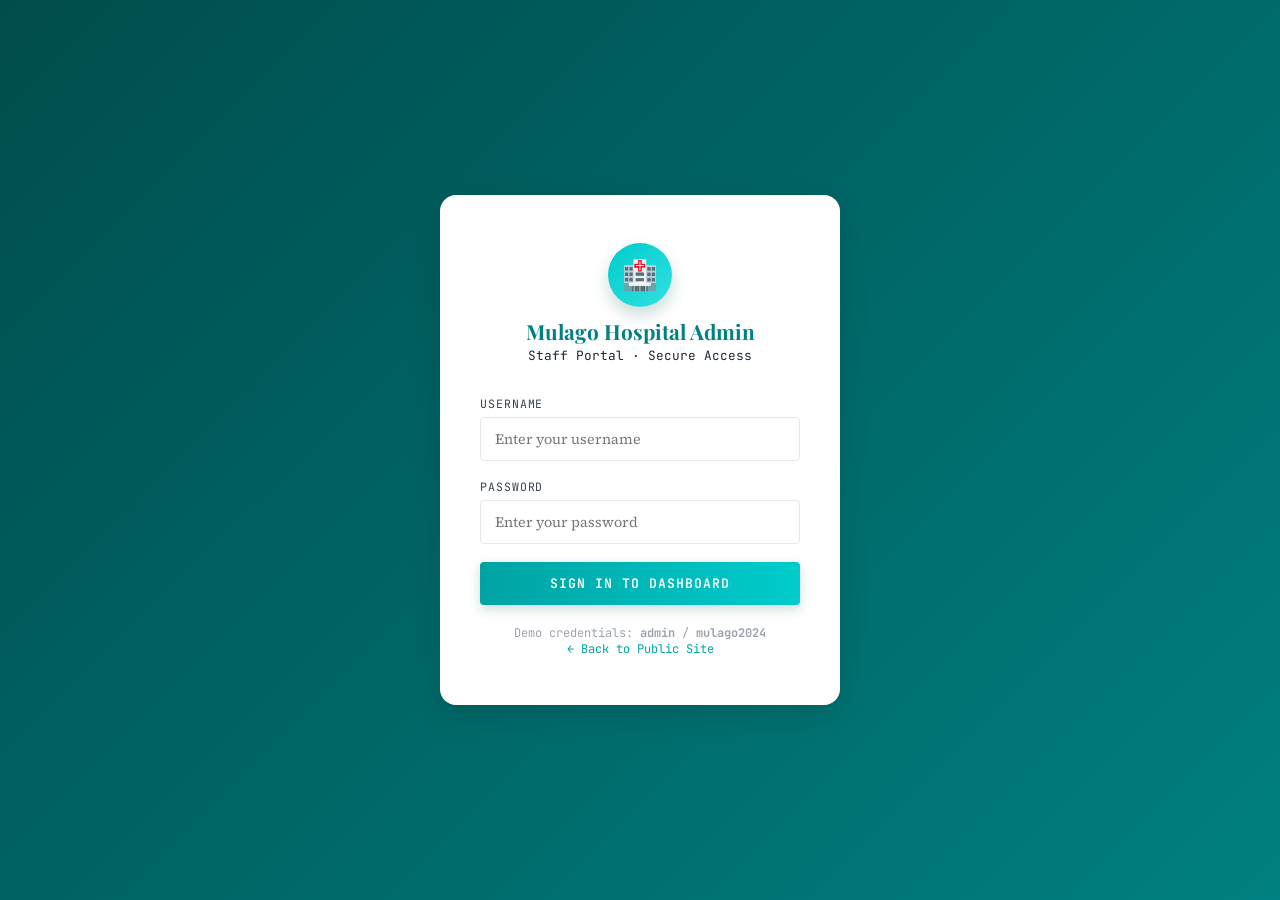
<file: admin/alerts.html>
<!DOCTYPE html>
<html lang="en">
<head>
  <meta charset="UTF-8">
  <meta name="viewport" content="width=device-width, initial-scale=1.0">
  <title>Manage Health Alerts — Mulago Admin</title>
  <link rel="stylesheet" href="../css/admin.css">
</head>
<body class="admin-dashboard">

<aside class="admin-sidebar" id="admin-sidebar">
  <div class="sidebar-header">
    <div class="sidebar-logo">
      <div class="icon">🏥</div>
      <div><strong>Mulago Hospital</strong><span>Admin Portal</span></div>
    </div>
  </div>
  <nav class="sidebar-nav">
    <div class="nav-section-label">Main</div>
    <a href="dashboard.html"><span class="nav-icon">📊</span> Dashboard</a>
    <a href="appointments.html"><span class="nav-icon">📋</span> Appointments</a>
    <a href="specialists.html"><span class="nav-icon">👨‍⚕️</span> Manage Specialists</a>
    <div class="nav-section-label">Content</div>
    <a href="alerts.html" class="active"><span class="nav-icon">📢</span> Health Alerts</a>
    <a href="walkin.html"><span class="nav-icon">🕐</span> Clinic Hours</a>
    <div class="nav-section-label">System</div>
    <a href="../index_public.html"><span class="nav-icon">🌐</span> View Public Site</a>
  </nav>
  <div class="sidebar-footer">
    <div class="sidebar-user">
      <div class="user-avatar">👤</div>
      <div class="user-info"><strong>Admin User</strong><span>Hospital Administrator</span></div>
    </div>
    <button class="logout-btn" id="logout-btn">🚪 Sign Out</button>
  </div>
</aside>

<main class="admin-main">
  <header class="admin-topbar">
    <div class="page-title">
      <h1>Health Alerts Manager</h1>
      <p>Publish and manage public health notices</p>
    </div>
    <div class="topbar-right">
      <span class="topbar-time" id="admin-clock">—</span>
    </div>
  </header>

  <div class="admin-content">
    <div style="display:grid;grid-template-columns:1fr 380px;gap:24px;align-items:start">

      <!-- EXISTING ALERTS LIST -->
      <div class="table-card">
        <div class="table-card-header">
          <div><h3>Published Alerts</h3><p>Manage active and past health notices</p></div>
        </div>
        <div id="alerts-list" style="padding:8px 0">
          <!-- Populated by JS -->
        </div>
      </div>

      <!-- PUBLISH NEW ALERT -->
      <div class="alert-admin-form">
        <h3>📢 Publish New Alert</h3>
        <form id="alert-form">
          <div class="form-group">
            <label>Alert Type</label>
            <select name="alert_type">
              <option value="urgent">🚨 Urgent / Disease Alert</option>
              <option value="campaign">💉 Vaccination / Campaign</option>
              <option value="info">ℹ️ General Notice</option>
              <option value="maintenance">🔧 Service Disruption</option>
            </select>
          </div>
          <div class="form-group">
            <label>Title</label>
            <input type="text" name="title" placeholder="e.g. Cholera Alert — Wakiso District" required>
          </div>
          <div class="form-group">
            <label>Message</label>
            <textarea name="message" rows="4" placeholder="Describe the alert, what patients should do, and where to get help…" required></textarea>
          </div>
          <div class="form-group">
            <label>Source / Issued By</label>
            <input type="text" name="source" placeholder="e.g. Ministry of Health Uganda">
          </div>
          <div class="form-group">
            <label>Expiry Date (optional)</label>
            <input type="date" name="expires">
          </div>
          <button type="submit" class="login-btn" style="margin-top:4px">Publish Alert →</button>
        </form>
      </div>
    </div>
  </div>
</main>

<script src="../js/admin.js"></script>
<script>
// ── AUTH CHECK ──────────────────────────────────────────────────────────────
if (!sessionStorage.getItem('admin_logged_in')) {
  location.href = 'index.html';
}

// ── CLOCK ───────────────────────────────────────────────────────────────────
function updateClock() {
  const now = new Date();
  document.getElementById('admin-clock').textContent = now.toLocaleTimeString('en-US', {
    hour:'2-digit', minute:'2-digit', second:'2-digit', hour12:true
  });
}
updateClock();
setInterval(updateClock, 1000);

// ── LOGOUT ──────────────────────────────────────────────────────────────────
document.getElementById('logout-btn').addEventListener('click', async () => {
  try {
    await fetch('../php/admin_logout.php', { method: 'POST' });
  } catch (e) {}
  sessionStorage.removeItem('admin_logged_in');
  location.href = 'index.html';
});

let alerts = [];
let editingAlertId = null;
let isSubmitting = false; // Prevent double-submit

// ── FETCH ALERTS FROM BACKEND ───────────────────────────────────────────────
async function loadAlerts() {
  try {
    const response = await fetch('../php/get_alerts.php?scope=admin');
    const data = await response.json();

    if (!data.success) {
      console.error('Failed to load alerts:', data.error);
      return;
    }

    alerts = data.data || [];
    renderAlerts();

  } catch (err) {
    console.error('Error loading alerts:', err.message);
  }
}

// ── RENDER ALERTS + UPDATE FORM HEADERS ──────────────────────────────────────
function renderAlerts() {
  const list = document.getElementById('alerts-list');
  const icons = { urgent:'🚨', campaign:'💉', info:'ℹ️', maintenance:'🔧' };

  if (alerts.length === 0) {
    list.innerHTML = `<div style="padding:40px 20px;text-align:center;color:#9ca3af;font-size:.85rem">No alerts yet. Create one below.</div>`;
    return;
  }

  list.innerHTML = alerts.map(a => {
    const published = new Date(a.published_at);
    const dateStr = published.toLocaleDateString('en-UG', { day:'numeric', month:'short', year:'numeric' });
    const icon = icons[a.severity] || '📢';

    return `
      <div style="padding:14px 20px;border-bottom:1px solid var(--neutral-100);display:flex;gap:12px;align-items:flex-start;justify-content:space-between">
        <div style="display:flex;gap:12px;flex:1">
          <div style="font-size:1.2rem;margin-top:2px;flex-shrink:0">${icon}</div>
          <div style="flex:1;min-width:0">
            <div style="font-weight:600;font-family:var(--font-display);font-size:.95rem;color:var(--teal-900);word-break:break-word">${a.title}</div>
            <div style="font-size:.75rem;color:#9ca3af;font-family:var(--font-mono);margin-top:3px">
              ${a.severity.charAt(0).toUpperCase() + a.severity.slice(1)} · ${dateStr}
            </div>
          </div>
        </div>
        <div style="display:flex;flex-direction:column;gap:6px;align-items:flex-end;flex-shrink:0">
          <span class="status-pill ${a.is_active ? 'status-confirmed' : 'status-cancelled'}">${a.is_active ? 'Active' : 'Inactive'}</span>
          <button onclick="editAlert(${a.id})" class="action-btn" style="font-size:.66rem;padding:3px 8px;border-color:#9ca3af;color:#4b5563">✏️ Edit</button>
          <button onclick="toggleAlert(${a.id})" class="action-btn" style="font-size:.66rem;padding:3px 8px;border-color:#9ca3af;color:#4b5563">${a.is_active ? '🔴 Off' : '🟢 On'}</button>
          <button onclick="deleteAlert(${a.id})" class="action-btn cancel" style="font-size:.66rem;padding:3px 8px">🗑️ Delete</button>
        </div>
      </div>
    `;
  }).join('');
}

// ── EDIT ALERT ───────────────────────────────────────────────────────────────
window.editAlert = (id) => {
  const alert = alerts.find(a => a.id === id);
  if (!alert) return;

  // If already editing a different alert, cancel it first
  if (editingAlertId && editingAlertId !== id) {
    cancelEdit();
  }

  editingAlertId = id;
  document.querySelector('[name="alert_type"]').value = alert.severity;
  document.querySelector('[name="title"]').value = alert.title;
  document.querySelector('[name="message"]').value = alert.content;
  document.querySelector('[name="source"]').value = 'Mulago Admin';

  const submitBtn = document.querySelector('#alert-form button[type="submit"]');
  submitBtn.textContent = '✏️ Update Alert →';
  submitBtn.style.background = 'linear-gradient(90deg, #f59e0b, #f97316)';

  document.querySelector('#alert-form').scrollIntoView({ behavior: 'smooth', block: 'start' });
};

// ── CANCEL EDIT ──────────────────────────────────────────────────────────
window.cancelEdit = () => {
  if (editingAlertId === null) return;
  
  editingAlertId = null;
  document.getElementById('alert-form').reset();
  
  const submitBtn = document.querySelector('#alert-form button[type="submit"]');
  submitBtn.textContent = 'Publish Alert →';
  submitBtn.style.background = '';
};

// ── TOGGLE ALERT STATUS ──────────────────────────────────────────────────────
window.toggleAlert = async (id) => {
  try {
    const formData = new FormData();
    formData.append('alert_id', id);
    formData.append('action', 'toggle');

    const response = await fetch('../php/update_alert.php', {
      method: 'POST',
      body: formData
    });

    const data = await response.json();
    if (data.success) {
      loadAlerts();
    } else {
      alert('❌ Error: ' + data.error);
    }
  } catch (err) {
    alert('❌ Error toggling alert: ' + err.message);
  }
};

// ── DELETE ALERT ─────────────────────────────────────────────────────────────
window.deleteAlert = async (id) => {
  if (!confirm('⚠️ Are you sure you want to delete this alert permanently?')) return;

  try {
    const formData = new FormData();
    formData.append('alert_id', id);

    const response = await fetch('../php/delete_alert.php', {
      method: 'POST',
      body: formData
    });

    const data = await response.json();
    if (data.success) {
      loadAlerts();
    } else {
      alert('❌ Error: ' + data.error);
    }
  } catch (err) {
    alert('❌ Error deleting alert: ' + err.message);
  }
};

// ── FORM SUBMISSION ──────────────────────────────────────────────────────────
document.getElementById('alert-form')?.addEventListener('submit', async (e) => {
  e.preventDefault();
  
  // Prevent double-submission
  if (isSubmitting) return;
  isSubmitting = true;
  
  const submitBtn = document.querySelector('#alert-form button[type="submit"]');
  const originalBtnText = submitBtn.textContent;
  submitBtn.textContent = 'Saving…';
  submitBtn.disabled = true;

  const fd = new FormData(e.target);

  try {
    let url, body;
    const isEditing = editingAlertId !== null;

    if (isEditing) {
      // Update existing alert
      url = '../php/update_alert.php';
      body = new FormData();
      body.append('alert_id', editingAlertId);
      body.append('action', 'edit');
      body.append('alert_type', fd.get('alert_type'));
      body.append('title', fd.get('title'));
      body.append('message', fd.get('message'));
    } else {
      // Create new alert
      url = '../php/save_alert.php';
      body = fd;
    }

    const response = await fetch(url, {
      method: 'POST',
      body: body
    });

    const data = await response.json();

    if (data.success) {
      // Reset form and state
      e.target.reset();
      const wasEditing = isEditing;
      editingAlertId = null;

      // Reset button styling
      submitBtn.textContent = 'Publish Alert →';
      submitBtn.style.background = '';
      submitBtn.disabled = false;

      // Reload alerts and show success message
      await loadAlerts();
      alert(wasEditing ? '✅ Alert updated successfully!' : '✅ Alert published successfully!');
    } else {
      alert('❌ Error: ' + data.error);
      submitBtn.textContent = originalBtnText;
      submitBtn.disabled = false;
    }
  } catch (err) {
    alert('❌ Error: ' + err.message);
    submitBtn.textContent = originalBtnText;
    submitBtn.disabled = false;
  } finally {
    isSubmitting = false;
  }
});

// ── INIT ────────────────────────────────────────────────────────────────────
console.log('Loading alerts from backend...');
loadAlerts();
setInterval(loadAlerts, 15000); // Refresh every 15 seconds
</script>
</body>
</html>
</file>
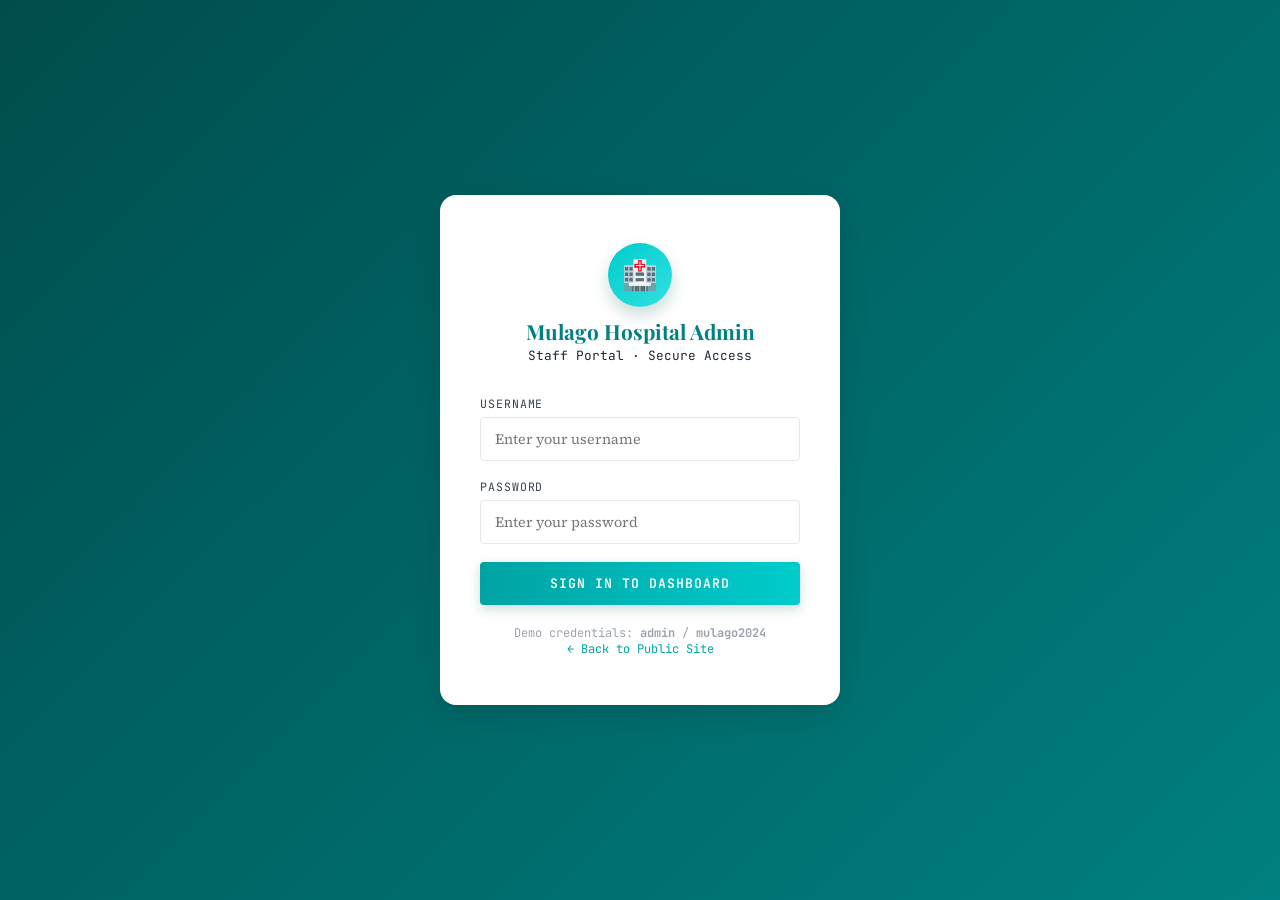
<file: admin/appointments.html>
<!DOCTYPE html>
<html lang="en">
<head>
  <meta charset="UTF-8">
  <meta name="viewport" content="width=device-width, initial-scale=1.0">
  <title>Appointments — Mulago Hospital Admin</title>
  <link rel="stylesheet" href="../css/admin.css">
</head>
<body class="admin-dashboard">

<!-- SIDEBAR -->
<aside class="admin-sidebar" id="admin-sidebar">
  <div class="sidebar-header">
    <div class="sidebar-logo">
      <div class="icon">🏥</div>
      <div>
        <strong>Mulago Hospital</strong>
        <span>Admin Portal</span>
      </div>
    </div>
  </div>
  <nav class="sidebar-nav">
    <div class="nav-section-label">Main</div>
    <a href="dashboard.html"><span class="nav-icon">📊</span> Dashboard</a>
    <a href="appointments.html" class="active"><span class="nav-icon">📋</span> Appointments</a>
    <a href="specialists.html"><span class="nav-icon">👨‍⚕️</span> Manage Specialists</a>
    <div class="nav-section-label">Content</div>
    <a href="alerts.html"><span class="nav-icon">📢</span> Health Alerts</a>
    <a href="walkin.html"><span class="nav-icon">🕐</span> Clinic Hours</a>
    <div class="nav-section-label">System</div>
    <a href="../index.html"><span class="nav-icon">🌐</span> View Public Site</a>
  </nav>
  <div class="sidebar-footer">
    <div class="sidebar-user">
      <div class="user-avatar">👤</div>
      <div class="user-info">
        <strong>Admin User</strong>
        <span>Hospital Administrator</span>
      </div>
    </div>
    <button class="logout-btn" id="logout-btn">🚪 Sign Out</button>
  </div>
</aside>

<!-- MAIN CONTENT -->
<main class="admin-main">
  <header class="admin-topbar">
    <button class="mobile-menu-btn" id="mobile-menu-btn" style="display:none"><span></span><span></span><span></span></button>
    <div class="page-title">
      <h1>Appointments</h1>
      <p>Manage and review all patient appointment submissions</p>
    </div>
    <div class="topbar-right">
      <span class="topbar-time" id="admin-clock">—</span>
    </div>
  </header>

  <div class="admin-content">

    <!-- ERROR ALERT (Hidden by default) -->
    <div id="error-alert" style="display:none;background:#fee2e2;border:2px solid #fca5a5;border-radius:8px;padding:16px;margin-bottom:20px;color:#991b1b">
      <strong>⚠️ Error:</strong> <span id="error-msg"></span>
    </div>

    <!-- FILTERS BAR -->
    <div class="table-card" style="padding:18px 22px">
      <div style="display:flex;flex-wrap:wrap;gap:10px;align-items:center">
        <input type="text" id="search-input" placeholder="🔍  Search name, NIN, reference…" style="flex:1;min-width:200px;padding:8px 12px;border:1px solid #d1d5db;border-radius:6px;font-size:.85rem">
        <select id="filter-dept" style="padding:8px 12px;border:1px solid #d1d5db;border-radius:6px;font-size:.85rem">
          <option value="">All Departments</option>
          <option value="cardiology">Cardiology</option>
          <option value="oncology">Oncology</option>
          <option value="paediatrics">Paediatrics</option>
          <option value="surgery">Surgery</option>
          <option value="neurology">Neurology</option>
          <option value="obgyn">Obstetrics & Gynaecology</option>
          <option value="orthopaedics">Orthopaedics</option>
          <option value="ophthalmology">Ophthalmology</option>
          <option value="psychiatry">Psychiatry</option>
          <option value="dermatology">Dermatology</option>
          <option value="internal_medicine">Internal Medicine</option>
          <option value="radiology">Radiology</option>
        </select>
        <select id="filter-status" style="padding:8px 12px;border:1px solid #d1d5db;border-radius:6px;font-size:.85rem">
          <option value="">All Statuses</option>
          <option value="pending">Pending</option>
          <option value="confirmed">Confirmed</option>
          <option value="cancelled">Cancelled</option>
          <option value="completed">Completed</option>
        </select>
        <button id="export-csv" class="action-btn confirm">📥 Export CSV</button>
      </div>
    </div>

    <!-- TABLE -->
    <div class="table-card">
      <div class="table-card-header">
        <div>
          <h3>Appointments</h3>
          <p id="appts-count" style="font-size:.85rem;color:#6b7280">Loading…</p>
        </div>
      </div>
      <div style="overflow-x:auto">
        <table class="admin-table">
          <thead><tr>
            <th>Ref</th>
            <th>Patient Name</th>
            <th>NIN</th>
            <th>Phone</th>
            <th>Department</th>
            <th>Doctor</th>
            <th>Date</th>
            <th>Status</th>
            <th>Actions</th>
          </tr></thead>
          <tbody id="appts-tbody">
            <tr><td colspan="9" style="text-align:center;padding:40px;color:#9ca3af">Loading appointments…</td></tr>
          </tbody>
        </table>
      </div>
      <div class="table-pagination">
        <span id="pagination-info" style="font-size:.85rem">—</span>
        <div class="pagination-btns" id="pagination-btns"></div>
      </div>
    </div>

  </div>
</main>

<style>
.admin-table th[data-sort] { user-select:none; cursor:pointer; }
.admin-table th[data-sort]:hover { background:#f0fdf4; }
.detail-field { background:#f9fafb; border-radius:6px; padding:10px 12px; }
.detail-label { font-size:.7rem; text-transform:uppercase; letter-spacing:.05em; color:#9ca3af; margin-bottom:2px; }
.detail-value { font-weight:600; color:#1f2937; }
.status-badge {
  display:inline-block;
  padding:4px 10px;
  border-radius:4px;
  font-size:.75rem;
  font-weight:600;
  text-transform:uppercase;
  letter-spacing:0.05em;
}
.status-pending { background:#fef3c7; color:#92400e; }
.status-confirmed { background:#dcfce7; color:#166534; }
.status-cancelled { background:#fee2e2; color:#991b1b; }
.status-completed { background:#e0f2fe; color:#0c4a6e; }
.action-btn {
  padding:6px 12px;
  border:1px solid;
  border-radius:4px;
  font-size:.75rem;
  cursor:pointer;
  transition:all 0.2s;
  font-weight:600;
}
.action-btn.confirm { background:#dcfce7; border-color:#86efac; color:#166534; }
.action-btn.confirm:hover { background:#bbf7d0; }
.action-btn.cancel { background:#fee2e2; border-color:#fca5a5; color:#991b1b; }
.action-btn.cancel:hover { background:#fecaca; }
.action-btn.view { background:#e0f2fe; border-color:#7dd3fc; color:#0c4a6e; }
.action-btn.view:hover { background:#bae6fd; }
</style>

<!-- Removed admin.js (it was causing race condition with demo data) -->
<script>
// ── AUTH CHECK ──────────────────────────────────────────────────────────────
if (!sessionStorage.getItem('admin_logged_in')) {
  location.href = 'index.html';
}

// ── CLEAR OLD CACHED DATA ────────────────────────────────────────────────────
// Remove any old localStorage data from previous demo/non-normalized schema
localStorage.removeItem('mulago_appts');
sessionStorage.removeItem('mulago_appointments');
sessionStorage.removeItem('mulago_stats');

// ── CONFIG ──────────────────────────────────────────────────────────────────
const API_BASE = '../php';
const PAGE_SIZE = 10;

// ── STATE ───────────────────────────────────────────────────────────────────
let currentPage = 1;
let allAppts = [];
let totalAppts = 0;
let totalPages = 1;

// ── ERROR HANDLER ───────────────────────────────────────────────────────────
function showError(msg) {
  const alert = document.getElementById('error-alert');
  const msgEl = document.getElementById('error-msg');
  msgEl.textContent = msg;
  alert.style.display = 'block';
  setTimeout(() => { alert.style.display = 'none'; }, 8000);
}

function hideError() {
  document.getElementById('error-alert').style.display = 'none';
}

// ── CLOCK ───────────────────────────────────────────────────────────────────
function updateClock() {
  const now = new Date();
  document.getElementById('admin-clock').textContent = now.toLocaleTimeString('en-US', {
    hour:'2-digit', minute:'2-digit', second:'2-digit', hour12:true
  });
}
updateClock();
setInterval(updateClock, 1000);

// ── FETCH APPOINTMENTS ──────────────────────────────────────────────────────
async function fetchAppointments() {
  const search = document.getElementById('search-input').value;
  const dept = document.getElementById('filter-dept').value;
  const status = document.getElementById('filter-status').value;

  const params = new URLSearchParams();
  if (search) params.append('search', search);
  if (dept) params.append('dept', dept);
  if (status) params.append('status', status);
  params.append('page', currentPage);

  try {
    const response = await fetch(`${API_BASE}/get_appointments.php?${params}`);
    const data = await response.json();

    console.log('API Response:', data); // DEBUG: Check what API returns
    
    if (!data.success) {
      showError(data.error || 'Failed to fetch appointments. Make sure PHP server is running: php -S localhost:8000');
      document.getElementById('appts-tbody').innerHTML = `
        <tr><td colspan="9" style="text-align:center;padding:40px;color:#dc2626">
          <strong>PHP Server Not Running</strong><br><br>
          Run this command from the /mulago directory:<br><br>
          <code style="background:#f3f4f6;padding:8px 12px;border-radius:4px;display:inline-block;font-family:monospace;font-size:0.9rem">php -S localhost:8000</code>
        </td></tr>
      `;
      return;
    }

    hideError();
    allAppts = data.data || [];
    console.log('Appointments loaded:', allAppts.length); // DEBUG: Check how many records loaded
    
    totalAppts = data.total;
    totalPages = Math.ceil(totalAppts / PAGE_SIZE);

    renderTable();
    renderPagination();
    updateCount();

  } catch (err) {
    showError('Network error: ' + err.message + '. Make sure PHP server is running: php -S localhost:8000');
    document.getElementById('appts-tbody').innerHTML = `
      <tr><td colspan="9" style="text-align:center;padding:40px;color:#dc2626">
        <strong>Connection Failed</strong><br><br>
        Run this command from the /mulago directory:<br><br>
        <code style="background:#f3f4f6;padding:8px 12px;border-radius:4px;display:inline-block;font-family:monospace;font-size:0.9rem">php -S localhost:8000</code>
      </td></tr>
    `;
  }
}

// ── UPDATE COUNT ────────────────────────────────────────────────────────────
function updateCount() {
  const start = (currentPage - 1) * PAGE_SIZE + 1;
  const end = Math.min(currentPage * PAGE_SIZE, totalAppts);
  document.getElementById('appts-count').textContent = totalAppts === 0 
    ? 'No appointments' 
    : `Showing ${start}–${end} of ${totalAppts}`;
}

// ── RENDER TABLE ────────────────────────────────────────────────────────────
function renderTable() {
  const tbody = document.getElementById('appts-tbody');
  
  // Ensure allAppts is always an array (never from demo fallback)
  if (!Array.isArray(allAppts) || allAppts.length === 0) {
    tbody.innerHTML = `<tr><td colspan="9" style="text-align:center;padding:40px;color:#9ca3af">No appointments found</td></tr>`;
    return;
  }

  tbody.innerHTML = allAppts.map(appt => `
    <tr>
      <td style="font-family:var(--font-mono);font-weight:700;color:var(--teal-700)">${appt.ref}</td>
      <td><strong>${appt.first_name} ${appt.last_name}</strong></td>
      <td style="font-family:var(--font-mono);font-size:.85rem">${appt.nin}</td>
      <td style="font-size:.85rem">${appt.phone}</td>
      <td>${appt.department}</td>
      <td>${appt.preferred_doctor || 'Any'}</td>
      <td style="font-size:.85rem">${formatDate(appt.preferred_date)}</td>
      <td><span class="status-badge status-${appt.status}">${appt.status}</span></td>
      <td>
        <button class="action-btn view" onclick="viewDetail(${appt.id})">View</button>
        ${appt.status === 'pending' ? `
          <button class="action-btn confirm" onclick="updateStatus(${appt.id}, 'confirmed')">Confirm</button>
          <button class="action-btn cancel" onclick="updateStatus(${appt.id}, 'cancelled')">Cancel</button>
        ` : ''}
        ${appt.status === 'confirmed' ? `
          <button class="action-btn confirm" onclick="updateStatus(${appt.id}, 'completed')">Complete</button>
          <button class="action-btn cancel" onclick="updateStatus(${appt.id}, 'cancelled')">Cancel</button>
        ` : ''}
      </td>
    </tr>
  `).join('');
}

// ── RENDER PAGINATION ───────────────────────────────────────────────────────
function renderPagination() {
  const container = document.getElementById('pagination-btns');
  if (totalPages <= 1) {
    container.innerHTML = '';
    return;
  }

  let html = '';
  if (currentPage > 1) {
    html += `<button onclick="goToPage(1)" style="padding:6px 10px;border:1px solid #d1d5db;border-radius:4px;margin-right:4px">First</button>`;
    html += `<button onclick="goToPage(${currentPage-1})" style="padding:6px 10px;border:1px solid #d1d5db;border-radius:4px;margin-right:4px">Prev</button>`;
  }

  const start = Math.max(1, currentPage - 2);
  const end = Math.min(totalPages, currentPage + 2);
  for (let i = start; i <= end; i++) {
    if (i === currentPage) {
      html += `<button style="padding:6px 10px;background:var(--teal-700);color:white;border:1px solid var(--teal-700);border-radius:4px;margin-right:4px;font-weight:600">${i}</button>`;
    } else {
      html += `<button onclick="goToPage(${i})" style="padding:6px 10px;border:1px solid #d1d5db;border-radius:4px;margin-right:4px">${i}</button>`;
    }
  }

  if (currentPage < totalPages) {
    html += `<button onclick="goToPage(${currentPage+1})" style="padding:6px 10px;border:1px solid #d1d5db;border-radius:4px;margin-right:4px">Next</button>`;
    html += `<button onclick="goToPage(${totalPages})" style="padding:6px 10px;border:1px solid #d1d5db;border-radius:4px;margin-right:4px">Last</button>`;
  }

  container.innerHTML = html;
}

function goToPage(page) {
  currentPage = page;
  fetchAppointments();
}

// ── UPDATE STATUS ───────────────────────────────────────────────────────────
async function updateStatus(id, status) {
  if (!confirm(`Mark appointment as ${status}?`)) return;

  const formData = new FormData();
  formData.append('id', id);
  formData.append('status', status);

  try {
    const response = await fetch(`${API_BASE}/update_status.php`, {
      method: 'POST',
      body: formData
    });
    const data = await response.json();

    if (data.success) {
      showToast(`Status updated to "${status}"`, 'success');
      fetchAppointments(); // Refresh list
    } else {
      showError(data.error || 'Failed to update status');
    }
  } catch (err) {
    showError('Network error: ' + err.message);
  }
}

// ── VIEW DETAIL MODAL ───────────────────────────────────────────────────────
function viewDetail(id) {
  const appt = allAppts.find(a => a.id === id);
  if (!appt) return;

  const modal = document.createElement('div');
  modal.style.cssText = `
    position:fixed;top:0;left:0;right:0;bottom:0;
    background:rgba(0,0,0,0.5);z-index:9999;
    display:flex;align-items:center;justify-content:center;
    padding:20px;
  `;
  modal.innerHTML = `
    <div style="background:white;border-radius:12px;padding:40px;max-width:600px;max-height:80vh;overflow-y:auto;box-shadow:0 20px 25px rgba(0,0,0,0.15)">
      <h2 style="margin:0 0 24px;color:var(--teal-900)">${appt.first_name} ${appt.last_name}</h2>
      
      <div style="display:grid;grid-template-columns:1fr 1fr;gap:16px;margin-bottom:24px">
        <div class="detail-field">
          <div class="detail-label">Reference</div>
          <div class="detail-value" style="font-family:var(--font-mono)">${appt.ref}</div>
        </div>
        <div class="detail-field">
          <div class="detail-label">Status</div>
          <div class="detail-value"><span class="status-badge status-${appt.status}">${appt.status}</span></div>
        </div>
        <div class="detail-field">
          <div class="detail-label">NIN</div>
          <div class="detail-value" style="font-family:var(--font-mono)">${appt.nin}</div>
        </div>
        <div class="detail-field">
          <div class="detail-label">Phone</div>
          <div class="detail-value">${appt.phone}</div>
        </div>
        <div class="detail-field">
          <div class="detail-label">Gender</div>
          <div class="detail-value">${appt.gender || 'N/A'}</div>
        </div>
        <div class="detail-field">
          <div class="detail-label">DOB</div>
          <div class="detail-value">${appt.dob || 'N/A'}</div>
        </div>
        <div class="detail-field">
          <div class="detail-label">Department</div>
          <div class="detail-value">${appt.department}</div>
        </div>
        <div class="detail-field">
          <div class="detail-label">Doctor</div>
          <div class="detail-value">${appt.preferred_doctor || 'Any'}</div>
        </div>
        <div class="detail-field">
          <div class="detail-label">Preferred Date</div>
          <div class="detail-value">${formatDate(appt.preferred_date)}</div>
        </div>
        <div class="detail-field">
          <div class="detail-label">Visit Type</div>
          <div class="detail-value">${appt.visit_type}</div>
        </div>
      </div>

      <div class="detail-field" style="margin-bottom:24px">
        <div class="detail-label">Reason for Visit</div>
        <div class="detail-value" style="line-height:1.6">${appt.reason}</div>
      </div>

      <div class="detail-field" style="margin-bottom:24px">
        <div class="detail-label">Submitted At</div>
        <div class="detail-value">${new Date(appt.submitted_at).toLocaleString()}</div>
      </div>

      <div style="display:flex;gap:10px;justify-content:flex-end">
        <button onclick="this.closest('div').parentElement.style.display='none'" class="action-btn" style="border-color:#d1d5db;color:#374151">Close</button>
      </div>
    </div>
  `;
  document.body.appendChild(modal);
  modal.onclick = (e) => { if (e.target === modal) modal.remove(); };
}

// ── EXPORT CSV ──────────────────────────────────────────────────────────────
document.getElementById('export-csv').addEventListener('click', () => {
  if (allAppts.length === 0) {
    showToast('No appointments to export', 'info');
    return;
  }

  const headers = ['Ref', 'First Name', 'Last Name', 'NIN', 'Phone', 'Gender', 'DOB', 'Department', 'Doctor', 'Reason', 'Date', 'Visit Type', 'Status', 'Submitted At'];
  const rows = allAppts.map(a => [
    a.ref, a.first_name, a.last_name, a.nin, a.phone, a.gender, a.dob,
    a.department, a.preferred_doctor, a.reason, a.preferred_date, a.visit_type, a.status, a.submitted_at
  ]);

  let csv = headers.join(',') + '\n';
  rows.forEach(row => {
    csv += row.map(cell => `"${String(cell).replace(/"/g, '""')}"`).join(',') + '\n';
  });

  const blob = new Blob([csv], { type: 'text/csv' });
  const url = window.URL.createObjectURL(blob);
  const a = document.createElement('a');
  a.href = url;
  a.download = `mulago-appointments-${new Date().toISOString().split('T')[0]}.csv`;
  a.click();
  window.URL.revokeObjectURL(url);

  showToast('CSV exported', 'success');
});

// ── LOGOUT ──────────────────────────────────────────────────────────────────
document.getElementById('logout-btn').addEventListener('click', async () => {
  try {
    await fetch('../php/admin_logout.php', { method: 'POST' });
  } catch (e) {}
  sessionStorage.removeItem('admin_logged_in');
  location.href = 'index.html';
});

// ── FILTER EVENTS ───────────────────────────────────────────────────────────
['search-input', 'filter-dept', 'filter-status'].forEach(id => {
  const el = document.getElementById(id);
  if (!el) return;
  el.addEventListener('change', () => {
    currentPage = 1;
    fetchAppointments();
  });
  el.addEventListener('keyup', () => {
    currentPage = 1;
    fetchAppointments();
  });
});

// ── TOAST NOTIFICATION ──────────────────────────────────────────────────────
function showToast(msg, type = 'info') {
  const container = document.getElementById('toast-container') || 
    (() => {
      const el = document.createElement('div');
      el.id = 'toast-container';
      el.style.cssText = 'position:fixed;top:100px;right:24px;z-index:9000;display:flex;flex-direction:column;gap:8px';
      document.body.appendChild(el);
      return el;
    })();

  const toast = document.createElement('div');
  const bgColor = type === 'success' ? '#dcfce7' : type === 'error' ? '#fee2e2' : '#dbeafe';
  const textColor = type === 'success' ? '#166534' : type === 'error' ? '#991b1b' : '#0c4a6e';
  const icon = type === 'success' ? '✓' : type === 'error' ? '✕' : 'ℹ';

  toast.style.cssText = `
    background:${bgColor};color:${textColor};padding:12px 18px;border-radius:6px;
    font-family:var(--font-mono);font-size:0.8rem;box-shadow:0 4px 12px rgba(0,0,0,0.1);
    animation:slideIn 0.3s ease forwards;display:flex;align-items:center;gap:10px;
  `;
  toast.innerHTML = `<strong>${icon}</strong> <span>${msg}</span>`;
  container.appendChild(toast);

  setTimeout(() => {
    toast.style.animation = 'slideOut 0.3s ease forwards';
    setTimeout(() => toast.remove(), 300);
  }, 4000);
}

function formatDate(dateStr) {
  if (!dateStr) return 'N/A';
  const date = new Date(dateStr);
  return date.toLocaleDateString('en-US', { year:'numeric', month:'short', day:'numeric' });
}

// ── KEYBOARD SHORTCUTS ──────────────────────────────────────────────────────
document.addEventListener('keydown', (e) => {
  if (e.key === 'Escape') {
    document.querySelectorAll('[style*="position:fixed"]').forEach(el => {
      if (el.style.display !== 'none') el.style.display = 'none';
    });
  }
});

// ── INIT ────────────────────────────────────────────────────────────────────
console.log('Appointments page loaded. Fetching data from PHP backend...');
fetchAppointments();
</script>
</body>
</html>
</file>
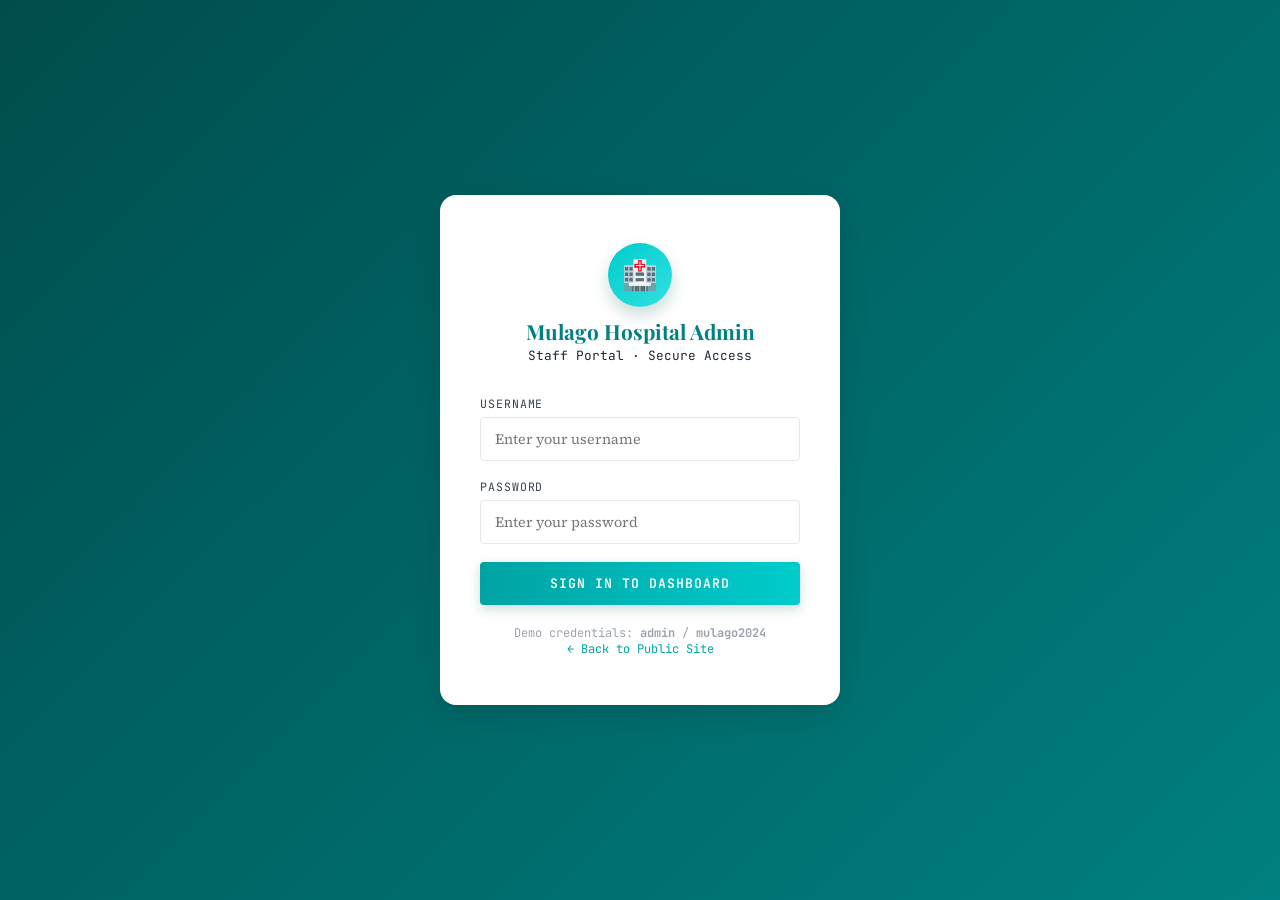
<file: admin/dashboard.html>
<!DOCTYPE html>
<html lang="en">
<head>
  <meta charset="UTF-8">
  <meta name="viewport" content="width=device-width, initial-scale=1.0">
  <title>Admin Dashboard — Mulago Hospital</title>
  <link rel="stylesheet" href="../css/admin.css">
</head>
<body class="admin-dashboard">

<!-- SIDEBAR -->
<aside class="admin-sidebar" id="admin-sidebar">
  <div class="sidebar-header">
    <div class="sidebar-logo">
      <div class="icon">🏥</div>
      <div>
        <strong>Mulago Hospital</strong>
        <span>Admin Portal</span>
      </div>
    </div>
  </div>
  <nav class="sidebar-nav">
    <div class="nav-section-label">Main</div>
    <a href="dashboard.html" class="active"><span class="nav-icon">📊</span> Dashboard</a>
    <a href="appointments.html"><span class="nav-icon">📋</span> Appointments</a>
    <a href="specialists.html"><span class="nav-icon">👨‍⚕️</span> Manage Specialists</a>

    <div class="nav-section-label">Content</div>
    <a href="alerts.html"><span class="nav-icon">📢</span> Health Alerts</a>
    <a href="walkin.html"><span class="nav-icon">🕐</span> Clinic Hours</a>

    <div class="nav-section-label">System</div>
    <a href="../index.html"><span class="nav-icon">🌐</span> View Public Site</a>
  </nav>
  <div class="sidebar-footer">
    <div class="sidebar-user">
      <div class="user-avatar">👤</div>
      <div class="user-info">
        <strong>Admin User</strong>
        <span>Hospital Administrator</span>
      </div>
    </div>
    <button class="logout-btn" id="logout-btn">🚪 Sign Out</button>
  </div>
</aside>

<!-- MAIN CONTENT -->
<main class="admin-main">
  <header class="admin-topbar">
    <button class="mobile-menu-btn" id="mobile-menu-btn" style="display:none"><span></span><span></span><span></span></button>
    <div class="page-title">
      <h1>Dashboard Overview</h1>
      <p>Real-time summary of appointments and hospital activity</p>
    </div>
    <div class="topbar-right">
      <span class="topbar-time" id="admin-clock">—</span>
    </div>
  </header>

  <div class="admin-content">
    <!-- STATS -->
    <div class="stats-grid">
      <div class="stat-card teal">
        <div class="stat-icon">📋</div>
        <div class="stat-num" id="stat-total">—</div>
        <div class="stat-lbl">Total Appointments</div>
        <div class="stat-sub">All time submissions</div>
      </div>
      <div class="stat-card amber">
        <div class="stat-icon">🕐</div>
        <div class="stat-num" id="stat-today">—</div>
        <div class="stat-lbl">Today's Appointments</div>
        <div class="stat-sub">Submitted today</div>
      </div>
      <div class="stat-card red">
        <div class="stat-icon">⏳</div>
        <div class="stat-num" id="stat-pending">—</div>
        <div class="stat-lbl">Awaiting Confirmation</div>
        <div class="stat-sub">Needs admin action</div>
      </div>
      <div class="stat-card green">
        <div class="stat-icon">✅</div>
        <div class="stat-num" id="stat-confirmed">—</div>
        <div class="stat-lbl">Confirmed</div>
        <div class="stat-sub">Ready to attend</div>
      </div>
      <div class="stat-card purple">
        <div class="stat-icon">❌</div>
        <div class="stat-num" id="stat-cancelled">—</div>
        <div class="stat-lbl">Cancelled</div>
        <div class="stat-sub">Cancelled appointments</div>
      </div>
    </div>

    <!-- APPOINTMENTS TABLE -->
    <div class="table-card">
      <div class="table-card-header">
        <div>
          <h3>Recent Appointments</h3>
          <p id="appts-count">Loading…</p>
        </div>
        <div class="table-controls">
          <input type="text" id="appts-search" placeholder="Search name / NIN / ref…">
          <select id="appts-dept">
            <option value="">All Departments</option>
            <option value=\"cardiology\">Cardiology</option>
            <option value=\"oncology\">Oncology</option>
            <option value=\"paediatrics\">Paediatrics</option>
            <option value=\"surgery\">Surgery</option>
            <option value=\"neurology\">Neurology</option>
            <option value=\"obgyn\">Obstetrics &amp; Gynaecology</option>
            <option value=\"orthopaedics\">Orthopaedics</option>
            <option value=\"ophthalmology\">Ophthalmology</option>
            <option value=\"psychiatry\">Psychiatry</option>
            <option value=\"dermatology\">Dermatology</option>
            <option value=\"internal_medicine\">Internal Medicine</option>
            <option value=\"radiology\">Radiology</option>
          </select>
          <select id="appts-status">
            <option value="">All Statuses</option>
            <option value="pending">Pending</option>
            <option value="confirmed">Confirmed</option>
            <option value="cancelled">Cancelled</option>
            <option value="completed">Completed</option>
          </select>
          <button class="action-btn confirm" id="export-csv">📥 Export CSV</button>
        </div>
      </div>
      <div style="overflow-x:auto">
        <table class="admin-table">
          <thead><tr>
            <th>Ref</th>
            <th>Patient</th>
            <th>Department</th>
            <th>Doctor</th>
            <th>Date</th>
            <th>Reason</th>
            <th>Status</th>
            <th>Actions</th>
          </tr></thead>
          <tbody id="appts-tbody">
            <tr><td colspan="8" style="text-align:center;padding:40px;color:#9ca3af">Loading appointments…</td></tr>
          </tbody>
        </table>
      </div>
      <div class="table-pagination">
        <span id="pagination-info">—</span>
        <div class="pagination-btns" id="pagination-btns"></div>
      </div>
    </div>

    <!-- QUICK STATS ROW -->
    <div style="display:grid;grid-template-columns:1fr 1fr;gap:20px;margin-top:4px">
      <div class="table-card" style="padding:22px">
        <h3 style="font-size:1rem;margin-bottom:16px">📊 Appointments by Department</h3>
        <div id="dept-breakdown" style="font-size:.85rem"></div>
      </div>
      <div class="table-card" style="padding:22px">
        <h3 style="font-size:1rem;margin-bottom:16px">💡 Quick Actions</h3>
        <div style="display:flex;flex-direction:column;gap:10px">
          <a href="../appointment_public.html" target="_blank" class="action-btn confirm" style="text-align:center;padding:10px">🔗 Preview Booking Form</a>
          <a href="../specialists_public.html" target="_blank" class="action-btn" style="text-align:center;padding:10px;border-color:#9ca3af;color:#4b5563">👨‍⚕️ View Specialist Directory</a>
          <a href="appointments.html" class="action-btn confirm" style="text-align:center;padding:10px">📋 View All Appointments</a>
        </div>
      </div>
    </div>
  </div>
</main>

<style>
/* Inline pie-chart-like dept breakdown */
.dept-bar { display:flex; align-items:center; gap:8px; margin-bottom:8px; }
.dept-bar .name { width:150px; font-size:.8rem; color:var(--neutral-700); }
.dept-bar .bar-wrap { flex:1; background:var(--neutral-100); border-radius:4px; height:10px; overflow:hidden; }
.dept-bar .bar-fill { height:100%; background:var(--teal-500); border-radius:4px; transition:width .5s ease; }
.dept-bar .count { font-family:var(--font-mono); font-size:.72rem; color:var(--neutral-500); width:24px; text-align:right; }
</style>

<script src="../js/admin.js"></script>
<script>
// ── AUTH CHECK ──────────────────────────────────────────────────────────────
if (!sessionStorage.getItem('admin_logged_in')) {
  location.href = 'index.html';
}

// ── CLOCK ───────────────────────────────────────────────────────────────────
function updateClock() {
  const now = new Date();
  document.getElementById('admin-clock').textContent = now.toLocaleTimeString('en-US', {
    hour:'2-digit', minute:'2-digit', second:'2-digit', hour12:true
  });
}
updateClock();
setInterval(updateClock, 1000);

// ── LOGOUT ──────────────────────────────────────────────────────────────────
document.getElementById('logout-btn').addEventListener('click', async () => {
  try {
    await fetch('../php/admin_logout.php', { method: 'POST' });
  } catch (e) {}
  sessionStorage.removeItem('admin_logged_in');
  location.href = 'index.html';
});

// ── FETCH APPOINTMENTS ──────────────────────────────────────────────────────
async function loadDashboard() {
  try {
    const response = await fetch('../php/get_appointments.php?page=1');
    const data = await response.json();

    if (!data.success) {
      console.error('Failed to load dashboard:', data.error);
      return;
    }

    const appts = data.data || [];
    const stats = data.stats || {};

    // Update stat cards
    document.getElementById('stat-total').textContent = stats.total || 0;
    document.getElementById('stat-today').textContent = stats.today || 0;
    document.getElementById('stat-pending').textContent = stats.pending || 0;
    document.getElementById('stat-confirmed').textContent = stats.confirmed || 0;
    document.getElementById('stat-cancelled').textContent = stats.cancelled || 0;

    // Build appointments table
    const tbody = document.getElementById('appts-tbody');
    const rows = appts.slice(0, 8).map(appt => `
      <tr>
        <td style="font-family:var(--font-mono);font-weight:700;color:var(--teal-700)">${appt.ref}</td>
        <td><strong>${appt.first_name} ${appt.last_name}</strong></td>
        <td>${appt.department}</td>
        <td>${appt.preferred_doctor || 'Any'}</td>
        <td style="font-size:.85rem">${formatDate(appt.preferred_date)}</td>
        <td style="max-width:200px;white-space:nowrap;overflow:hidden;text-overflow:ellipsis;font-size:.85rem">${appt.reason}</td>
        <td><span class="status-badge status-${appt.status}">${appt.status}</span></td>
        <td>
          <button class="action-btn view" onclick="location.href='appointments.html'">View</button>
        </td>
      </tr>
    `).join('');

    tbody.innerHTML = rows || '<tr><td colspan="8" style="text-align:center;padding:20px;color:#9ca3af">No recent appointments</td></tr>';

    // Build department breakdown
    const counts = {};
    appts.forEach(a => counts[a.department] = (counts[a.department] || 0) + 1);
    const sorted = Object.entries(counts).sort((a,b) => b[1]-a[1]);
    const max = sorted[0]?.[1] || 1;
    const html = sorted.slice(0, 8).map(([dept, n]) =>
      `<div class="dept-bar">
        <div class="name">${dept}</div>
        <div class="bar-wrap"><div class="bar-fill" style="width:${(n/max)*100}%"></div></div>
        <div class="count">${n}</div>
      </div>`
    ).join('');
    document.getElementById('dept-breakdown').innerHTML = html || '<p style="color:#9ca3af;font-size:.82rem">No data yet.</p>';

    // Update appointments count
    document.getElementById('appts-count').textContent = data.total > 0 
      ? `Showing latest 8 of ${data.total} appointments`
      : 'No appointments yet';

  } catch (err) {
    console.error('Dashboard load error:', err.message);
    document.getElementById('appts-tbody').innerHTML = `
      <tr><td colspan="8" style="text-align:center;padding:20px;color:#dc2626">
        Error loading data. Make sure PHP server is running: <code style="font-family:monospace">php -S localhost:8000</code>
      </td></tr>
    `;
  }
}

// ── HELPERS ─────────────────────────────────────────────────────────────────
function formatDate(dateStr) {
  if (!dateStr) return 'N/A';
  const date = new Date(dateStr);
  return date.toLocaleDateString('en-US', { year:'numeric', month:'short', day:'numeric' });
}

// ── INIT ────────────────────────────────────────────────────────────────────
console.log('Dashboard loading. Fetching data from PHP backend...');
loadDashboard();
setInterval(loadDashboard, 10000); // Refresh stats every 10 seconds
</script>
</body>
</html>
</file>
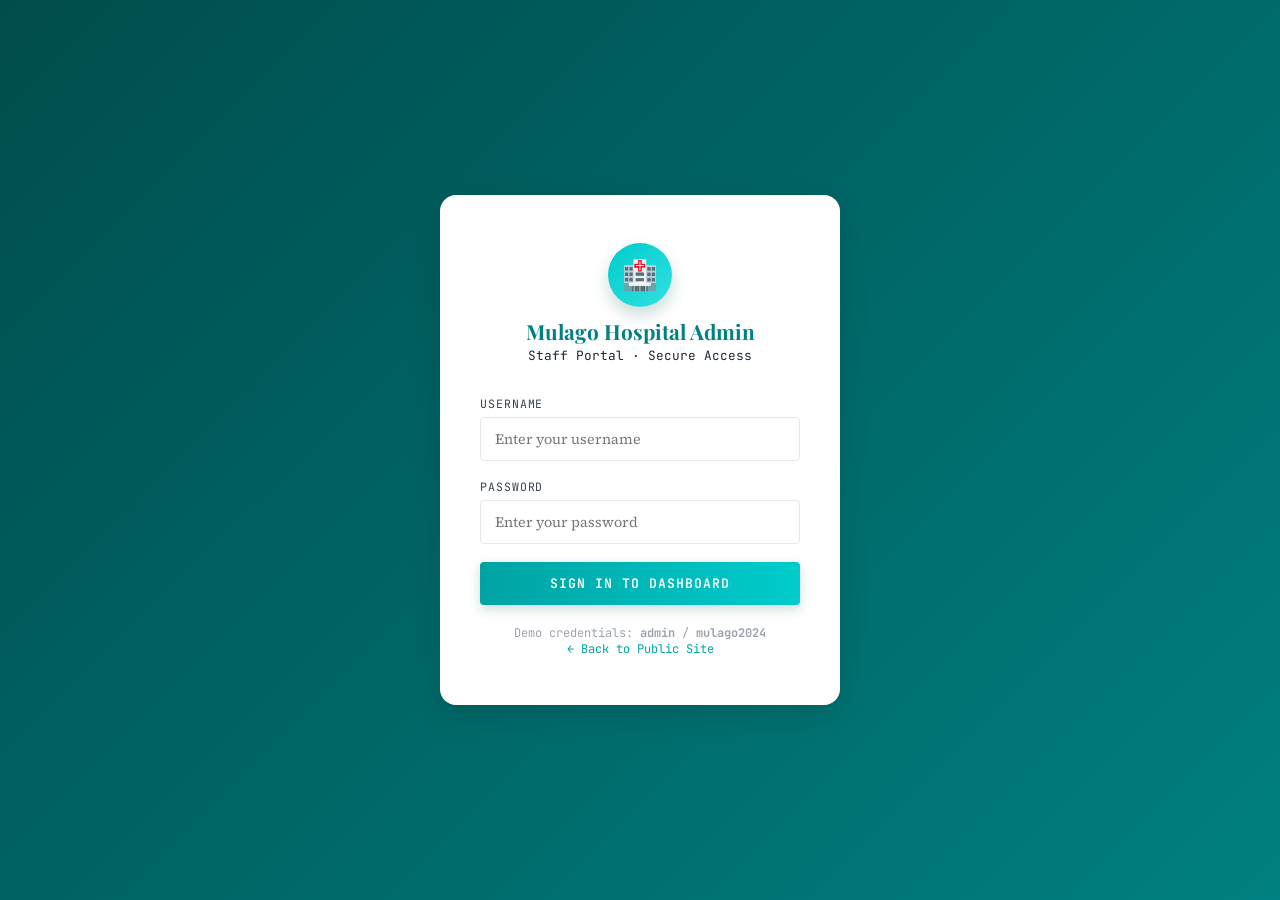
<file: admin/specialists.html>
<!DOCTYPE html>
<html lang="en">
<head>
  <meta charset="UTF-8">
  <meta name="viewport" content="width=device-width, initial-scale=1.0">
  <title>Manage Specialists — Mulago Hospital Admin</title>
  <link rel="stylesheet" href="../css/admin.css">
</head>
<body class="admin-dashboard">

<!-- SIDEBAR -->
<aside class="admin-sidebar" id="admin-sidebar">
  <div class="sidebar-header">
    <div class="sidebar-logo">
      <div class="icon">🏥</div>
      <div><strong>Mulago Hospital</strong><span>Admin Portal</span></div>
    </div>
  </div>
  <nav class="sidebar-nav">
    <div class="nav-section-label">Main</div>
    <a href="dashboard.html"><span class="nav-icon">📊</span> Dashboard</a>
    <a href="appointments.html"><span class="nav-icon">📋</span> Appointments</a>
    <a href="specialists.html" class="active"><span class="nav-icon">👨‍⚕️</span> Manage Specialists</a>
    <div class="nav-section-label">Content</div>
    <a href="alerts.html"><span class="nav-icon">📢</span> Health Alerts</a>
    <a href="walkin.html"><span class="nav-icon">🕐</span> Clinic Hours</a>
    <div class="nav-section-label">System</div>
    <a href="../index_public.html"><span class="nav-icon">🌐</span> View Public Site</a>

  </nav>
  <div class="sidebar-footer">
    <div class="sidebar-user">
      <div class="user-avatar">👤</div>
      <div class="user-info"><strong>Admin User</strong><span>Hospital Administrator</span></div>
    </div>
    <button class="logout-btn" id="logout-btn">🚪 Sign Out</button>
  </div>
</aside>

<!-- MAIN -->
<main class="admin-main">
  <header class="admin-topbar">
    <button class="mobile-menu-btn" id="mobile-menu-btn" style="display:none"><span></span><span></span><span></span></button>
    <div class="page-title">
      <h1>Manage Specialists</h1>
      <p>Add, edit, or deactivate consultant specialists in the directory</p>
    </div>
    <div class="topbar-right">
      <span class="topbar-time" id="admin-clock">—</span>
    </div>
  </header>

  <div class="admin-content">

    <!-- ACTION BAR -->
    <div style="display:flex;justify-content:space-between;align-items:center;flex-wrap:wrap;gap:12px;margin-bottom:4px">
      <div style="display:flex;gap:10px;flex-wrap:wrap">
        <input type="text" id="search-spec" placeholder="🔍  Search specialists…" style="padding:8px 12px;border:1px solid #d1d5db;border-radius:6px;font-size:.85rem;width:220px">
        <select id="filter-dept" style="padding:8px 12px;border:1px solid #d1d5db;border-radius:6px;font-size:.85rem">
          <option value="">All Departments</option>
        </select>
        <select id="filter-avail" style="padding:8px 12px;border:1px solid #d1d5db;border-radius:6px;font-size:.85rem">
          <option value="">All Status</option>
          <option value="available">Available</option>
          <option value="on_leave">On Leave</option>
        </select>
      </div>
      <button id="add-btn" class="action-btn confirm" style="padding:9px 18px;font-size:.85rem">＋ Add Specialist</button>
    </div>

    <!-- SPECIALISTS TABLE -->
    <div class="table-card">
      <div style="overflow-x:auto">
        <table class="admin-table">
          <thead>
            <tr>
              <th>Specialist</th>
              <th>Department</th>
              <th>Qualifications</th>
              <th>Available Days</th>
              <th>Room/Location</th>
              <th>Status</th>
              <th>Actions</th>
            </tr>
          </thead>
          <tbody id="spec-tbody"></tbody>
        </table>
      </div>
      <div class="table-pagination">
        <span id="spec-count">—</span>
        <div id="spec-pages"></div>
      </div>
    </div>

    <!-- ADD / EDIT MODAL -->
    <div id="spec-modal" style="display:none;position:fixed;inset:0;background:rgba(0,0,0,.5);z-index:1000;align-items:center;justify-content:center">
      <div style="background:#fff;border-radius:12px;max-width:600px;width:92%;max-height:85vh;overflow-y:auto;padding:30px;position:relative">
        <button onclick="closeModal()" style="position:absolute;top:16px;right:16px;background:none;border:none;font-size:1.4rem;cursor:pointer;color:#9ca3af">✕</button>
        <h2 id="modal-title" style="font-size:1.1rem;margin-bottom:20px;color:#0a2e2e">Add New Specialist</h2>

        <form id="spec-form" style="display:grid;grid-template-columns:1fr 1fr;gap:14px">
          <div class="form-group">
            <label>Full Name *</label>
            <input type="text" id="f-name" placeholder="Dr. Full Name">
          </div>
          <div class="form-group">
            <label>Department *</label>
            <select id="f-dept" required>
              <option value="">Select Department</option>
              <option value="Cardiology">Cardiology</option>
              <option value="Surgery">Surgery</option>
              <option value="Paediatrics">Paediatrics</option>
              <option value="Oncology">Oncology</option>
              <option value="Neurology">Neurology</option>
              <option value="Orthopaedics">Orthopaedics</option>
              <option value="Dermatology">Dermatology</option>
              <option value="Obstetrics & Gynaecology">Obstetrics & Gynaecology</option>
            </select>
          </div>
          <div class="form-group">
            <label>Qualifications *</label>
            <select id="f-qualifications" required>
              <option value="">Select Qualifications</option>
              <option value="MBChB, MD">MBChB, MD</option>
              <option value="MBChB, MMed">MBChB, MMed</option>
              <option value="MBChB, MMed, Fellowship">MBChB, MMed, Fellowship</option>
              <option value="MBChB, MMed, PhD">MBChB, MMed, PhD</option>
              <option value="MBChB, FCPS">MBChB, FCPS</option>
              <option value="MBChB, FRCP">MBChB, FRCP</option>
              <option value="MBChB, FCS">MBChB, FCS</option>
              <option value="MBChB, Residency">MBChB, Residency</option>
              <option value="MBChB, Advanced Training">MBChB, Advanced Training</option>
            </select>
          </div>
          <div class="form-group">
            <label>Room/Location</label>
            <input type="text" id="f-room" placeholder="e.g. Block A - 201">
          </div>
          <div class="form-group" style="grid-column:1/-1">
            <label>Available Days *</label>
            <div style="display:flex;gap:8px;flex-wrap:wrap;margin-top:6px">
              <label class="day-check"><input type="checkbox" value="Mon"> Mon</label>
              <label class="day-check"><input type="checkbox" value="Tue"> Tue</label>
              <label class="day-check"><input type="checkbox" value="Wed"> Wed</label>
              <label class="day-check"><input type="checkbox" value="Thu"> Thu</label>
              <label class="day-check"><input type="checkbox" value="Fri"> Fri</label>
              <label class="day-check"><input type="checkbox" value="Sat"> Sat</label>
            </div>
          </div>
          <div class="form-group">
            <label>Status *</label>
            <select id="f-status" required>
              <option value="available">Available</option>
              <option value="on_leave">On Leave</option>
            </select>
          </div>
        </form>

        <div style="margin-top:20px;display:flex;gap:10px;justify-content:space-between">
          <button id="delete-spec-btn" class="action-btn cancel" style="padding:9px 18px;display:none">🗑️ Delete</button>
          <div style="display:flex;gap:10px">
            <button onclick="closeModal()" class="action-btn" style="padding:9px 18px;color:#6b7280;border-color:#d1d5db">Cancel</button>
            <button id="save-spec-btn" class="action-btn confirm" style="padding:9px 22px">Save Specialist</button>
          </div>
        </div>
      </div>
    </div>

  </div>
</main>

<style>
.form-group { display:flex; flex-direction:column; gap:4px; }
.form-group label { font-size:.78rem; font-weight:600; color:#374151; text-transform:uppercase; letter-spacing:.04em; }
.form-group input, .form-group select, .form-group textarea {
  padding:8px 10px; border:1px solid #d1d5db; border-radius:6px; font-size:.85rem; color:#1f2937;
  font-family:inherit; transition:border-color .2s;
}
.form-group input:focus, .form-group select:focus, .form-group textarea:focus {
  outline:none; border-color:#1a9090;
}
.day-check { display:flex; align-items:center; gap:4px; font-size:.82rem; font-weight:600;
  color:#374151; background:#f9fafb; border:1px solid #d1d5db; border-radius:5px;
  padding:5px 12px; cursor:pointer; transition:all .15s; }
.day-check:has(input:checked) { background:#d1fae5; border-color:#6ee7b7; color:#065f46; }
.day-check input { cursor:pointer; }
</style>

<script src="../js/admin.js"></script>
<script>
// Simple specialist management system
const API_BASE = '../php';

if (!sessionStorage.getItem('admin_logged_in')) {
  location.href = 'index.html';
}

document.getElementById('logout-btn').addEventListener('click', () => {
  sessionStorage.removeItem('admin_logged_in');
  location.href = 'index.html';
});

// Update clock
function updateClock() {
  const n = new Date();
  document.getElementById('admin-clock').textContent = 
    n.toLocaleTimeString('en-GB', {hour: '2-digit', minute: '2-digit', second: '2-digit'}) + ' EAT';
}
updateClock();
setInterval(updateClock, 1000);

let allSpecs = [];
let editingId = null;

// ═══════════════════════════════════════════════════════════════════════════
// LOAD SPECIALISTS FROM BACKEND
// ═══════════════════════════════════════════════════════════════════════════
async function loadSpecialists() {
  try {
    const res = await fetch(`${API_BASE}/get_specialists.php`);
    if (!res.ok) throw new Error('Failed to fetch');
    
    allSpecs = await res.json();
    renderTable();
    populateFilters();
  } catch (err) {
    console.error('Load error:', err);
    toast('Error loading specialists', 'error');
  }
}

// ═══════════════════════════════════════════════════════════════════════════
// RENDER TABLE
// ═══════════════════════════════════════════════════════════════════════════
function renderTable() {
  const filtered = getFilteredSpecs();
  const tbody = document.getElementById('spec-tbody');
  
  if (filtered.length === 0) {
    tbody.innerHTML = '<tr><td colspan="7" style="text-align:center;padding:40px;color:#9ca3af">No specialists found</td></tr>';
    return;
  }
  
  tbody.innerHTML = filtered.map(s => `
    <tr>
      <td>
        <strong style="font-size:.9rem">${s.name}</strong>
      </td>
      <td style="font-size:.9rem">${s.dept}</td>
      <td style="font-size:.85rem;color:#6b7280">${s.qualifications || '—'}</td>
      <td style="font-size:.85rem"><code>${(s.days || []).join(', ')}</code></td>
      <td style="font-size:.85rem;color:#6b7280">${s.room || '—'}</td>
      <td>
        <span style="display:inline-flex;align-items:center;gap:6px;padding:4px 12px;border-radius:99px;font-size:.75rem;font-weight:600;${s.status === 'available' ? 'background:#d1fae5;color:#065f46' : 'background:#fef08a;color:#854d0e'}">
          <span style="width:6px;height:6px;border-radius:50%;background:currentColor"></span>
          ${s.status === 'available' ? 'Available' : 'On Leave'}
        </span>
      </td>
      <td style="display:flex;gap:6px">
        <button style="padding:5px 8px;border:1px solid #d1d5db;background:#fff;border-radius:4px;cursor:pointer;font-size:.9rem;min-width:32px" onclick="editSpecialist(${s.id})" title="Edit">✎</button>
        <button style="padding:5px 8px;border:1px solid #fca5a5;background:#fee2e2;color:#991b1b;border-radius:4px;cursor:pointer;font-size:.9rem;min-width:32px" onclick="deleteSpecialist(${s.id})" title="Delete">🗑</button>
      </td>
    </tr>
  `).join('');
  
  document.getElementById('spec-count').textContent = `${filtered.length} specialist${filtered.length !== 1 ? 's' : ''}`;
}

function getFilteredSpecs() {
  const q = document.getElementById('search-spec')?.value.toLowerCase() || '';
  const dept = document.getElementById('filter-dept')?.value || '';
  const status = document.getElementById('filter-avail')?.value || '';
  
  return allSpecs.filter(s => {
    const matchQ = !q || s.name.toLowerCase().includes(q) || s.dept.toLowerCase().includes(q);
    const matchD = !dept || s.dept === dept;
    const matchS = !status || s.status === status;
    return matchQ && matchD && matchS;
  });
}

function populateFilters() {
  const depts = [...new Set(allSpecs.map(s => s.dept))].sort();
  const sel = document.getElementById('filter-dept');
  while (sel.options.length > 1) sel.remove(1);
  depts.forEach(d => {
    const opt = document.createElement('option');
    opt.value = opt.textContent = d;
    sel.appendChild(opt);
  });
}

// ═══════════════════════════════════════════════════════════════════════════
// MODAL FUNCTIONS
// ═══════════════════════════════════════════════════════════════════════════
function openAddForm() {
  editingId = null;
  document.getElementById('modal-title').textContent = 'Add New Specialist';
  document.getElementById('spec-form').reset();
  document.getElementById('delete-spec-btn').style.display = 'none';
  document.getElementById('save-spec-btn').textContent = 'Save Specialist';
  document.getElementById('spec-modal').style.display = 'flex';
}

function editSpecialist(id) {
  const spec = allSpecs.find(s => s.id === id);
  if (!spec) return;
  
  editingId = id;
  document.getElementById('modal-title').textContent = 'Edit Specialist';
  document.getElementById('f-name').value = spec.name;
  document.getElementById('f-dept').value = spec.dept;
  document.getElementById('f-qualifications').value = spec.qualifications;
  document.getElementById('f-room').value = spec.room || '';
  document.getElementById('f-status').value = spec.status;
  
  document.querySelectorAll('.day-check input').forEach(cb => {
    cb.checked = (spec.days || []).includes(cb.value);
  });
  
  document.getElementById('delete-spec-btn').style.display = 'block';
  document.getElementById('save-spec-btn').textContent = 'Update Specialist';
  document.getElementById('spec-modal').style.display = 'flex';
}

function closeModal() {
  document.getElementById('spec-modal').style.display = 'none';
}

async function saveSpecialist() {
  const name = document.getElementById('f-name').value.trim();
  const dept = document.getElementById('f-dept').value;
  const qualifications = document.getElementById('f-qualifications').value;
  const room = document.getElementById('f-room').value.trim();
  const status = document.getElementById('f-status').value;
  const days = [...document.querySelectorAll('.day-check input:checked')].map(cb => cb.value);
  
  if (!name || !dept || !qualifications || days.length === 0) {
    toast('Please fill all fields and select at least one day', 'error');
    return;
  }
  
  const deptCode = {
    'Cardiology': 'cardiology',
    'Surgery': 'surgery',
    'Paediatrics': 'paediatrics',
    'Oncology': 'oncology',
    'Neurology': 'neurology',
    'Orthopaedics': 'orthopaedics',
    'Dermatology': 'dermatology',
    'Obstetrics & Gynaecology': 'obgyn'
  }[dept] || dept.toLowerCase();
  
  const payload = {
    id: editingId,
    name,
    dept,
    dept_code: deptCode,
    qualifications,
    room,
    days,
    status
  };
  
  try {
    const res = await fetch(`${API_BASE}/save_specialist.php`, {
      method: 'POST',
      headers: { 'Content-Type': 'application/json' },
      body: JSON.stringify(payload)
    });
    const json = await res.json();
    
    if (json.success) {
      closeModal();
      loadSpecialists();
      toast(json.message, 'success');
    } else {
      throw new Error(json.error);
    }
  } catch (err) {
    console.error(err);
    toast('Error: ' + err.message, 'error');
  }
}

async function deleteSpecialist(id) {
  const spec = allSpecs.find(s => s.id === id);
  if (!spec || !confirm(`Delete Dr. ${spec.name}? This cannot be undone.`)) return;
  
  try {
    const res = await fetch(`${API_BASE}/delete_specialist.php`, {
      method: 'POST',
      headers: { 'Content-Type': 'application/json' },
      body: JSON.stringify({ id })
    });
    const json = await res.json();
    
    if (json.success) {
      loadSpecialists();
      toast('Specialist deleted', 'success');
    } else {
      throw new Error(json.error);
    }
  } catch (err) {
    console.error(err);
    toast('Error: ' + err.message, 'error');
  }
}

// ═══════════════════════════════════════════════════════════════════════════
// EVENT LISTENERS
// ═══════════════════════════════════════════════════════════════════════════
document.getElementById('add-btn').addEventListener('click', openAddForm);
document.getElementById('save-spec-btn').addEventListener('click', saveSpecialist);
document.getElementById('delete-spec-btn').addEventListener('click', () => {
  if (editingId && confirm('Delete this specialist?')) {
    closeModal();
    deleteSpecialist(editingId);
  }
});

['search-spec', 'filter-dept', 'filter-avail'].forEach(id => {
  const el = document.getElementById(id);
  if (el) {
    el.addEventListener('input', renderTable);
    el.addEventListener('change', renderTable);
  }
});

// Close modal when clicking outside
document.getElementById('spec-modal').addEventListener('click', e => {
  if (e.target.id === 'spec-modal') closeModal();
});

function toast(msg, type = 'info') {
  const t = document.createElement('div');
  t.textContent = msg;
  t.style.cssText = `position:fixed;bottom:24px;right:24px;z-index:9999;padding:12px 20px;border-radius:8px;font-size:.85rem;font-weight:600;color:#fff;background:${type === 'success' ? '#16a34a' : type === 'error' ? '#dc2626' : '#0a2e2e'};box-shadow:0 4px 12px rgba(0,0,0,.15);animation:slideIn .3s`;
  document.body.appendChild(t);
  setTimeout(() => t.remove(), 3000);
}

// ═══════════════════════════════════════════════════════════════════════════
// INITIALIZE
// ═══════════════════════════════════════════════════════════════════════════
window.addEventListener('DOMContentLoaded', loadSpecialists);
loadSpecialists();
</script>
</body>
</html>
</file>
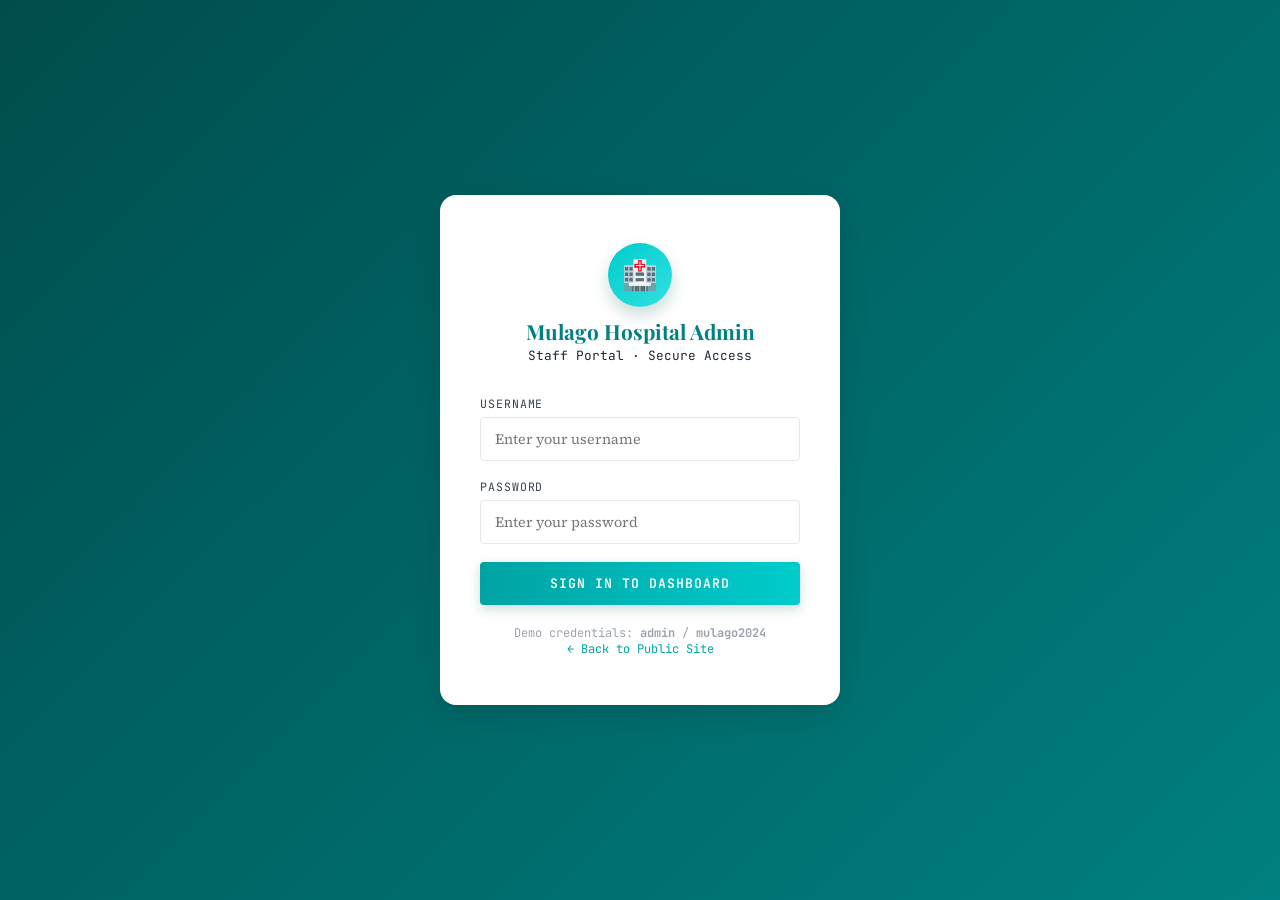
<file: admin/walkin.html>
<!DOCTYPE html>
<html lang="en">
<head>
  <meta charset="UTF-8">
  <meta name="viewport" content="width=device-width, initial-scale=1.0">
  <title>Clinic Hours — Mulago Hospital Admin</title>
  <link rel="stylesheet" href="../css/admin.css">
</head>
<body class="admin-dashboard">

<!-- SIDEBAR -->
<aside class="admin-sidebar" id="admin-sidebar">
  <div class="sidebar-header">
    <div class="sidebar-logo">
      <div class="icon">🏥</div>
      <div><strong>Mulago Hospital</strong><span>Admin Portal</span></div>
    </div>
  </div>
  <nav class="sidebar-nav">
    <div class="nav-section-label">Main</div>
    <a href="dashboard.html"><span class="nav-icon">📊</span> Dashboard</a>
    <a href="appointments.html"><span class="nav-icon">📋</span> Appointments</a>
    <a href="specialists.html"><span class="nav-icon">👨‍⚕️</span> Manage Specialists</a>
    <div class="nav-section-label">Content</div>
    <a href="alerts.html"><span class="nav-icon">📢</span> Health Alerts</a>
    <a href="walkin.html" class="active"><span class="nav-icon">🕐</span> Clinic Hours</a>
    <div class="nav-section-label">System</div>
    <a href="../index_public.html"><span class="nav-icon">🌐</span> View Public Site</a>

  </nav>
  <div class="sidebar-footer">
    <div class="sidebar-user">
      <div class="user-avatar">👤</div>
      <div class="user-info"><strong>Admin User</strong><span>Hospital Administrator</span></div>
    </div>
    <button class="logout-btn" id="logout-btn">🚪 Sign Out</button>
  </div>
</aside>

<!-- MAIN -->
<main class="admin-main">
  <header class="admin-topbar">
    <button class="mobile-menu-btn" id="mobile-menu-btn" style="display:none"><span></span><span></span><span></span></button>
    <div class="page-title">
      <h1>Walk-In Clinic Hours</h1>
      <p>Edit public-facing clinic schedules and department availability</p>
    </div>
    <div class="topbar-right">
      <span class="topbar-time" id="admin-clock">—</span>
    </div>
  </header>

  <div class="admin-content">

    <!-- LIVE STATUS PREVIEW -->
    <div class="table-card" style="padding:20px 24px;display:flex;align-items:center;gap:20px;flex-wrap:wrap">
      <div>
        <div style="font-size:.72rem;text-transform:uppercase;letter-spacing:.07em;color:#9ca3af;margin-bottom:4px">Live Public Status</div>
        <div id="live-status" style="font-size:1.1rem;font-weight:700"></div>
        <div id="live-detail" style="font-size:.82rem;color:#6b7280;margin-top:2px"></div>
      </div>
      <div style="margin-left:auto">
        <a href="../walkin_public.html" target="_blank" class="action-btn" style="padding:8px 16px;font-size:.82rem;display:inline-block">🌐 Preview Public Page ↗</a>
      </div>
    </div>

    <!-- NOTICE BANNER -->
    <div class="table-card" style="padding:20px 24px">
      <h3 style="font-size:.95rem;margin-bottom:12px">📢 Emergency Notice Banner</h3>
      <div style="display:flex;gap:10px;align-items:flex-start;flex-wrap:wrap">
        <textarea id="notice-text" rows="2" placeholder="e.g. 'Walk-in paediatrics closed this Friday for training'" style="flex:1;min-width:260px;padding:9px 12px;border:1px solid #d1d5db;border-radius:6px;font-size:.85rem;font-family:inherit;resize:none;transition:border-color .2s"></textarea>
        <div style="display:flex;flex-direction:column;gap:8px">
          <label style="font-size:.75rem;font-weight:600;color:#374151;text-transform:uppercase">Show Notice?</label>
          <label style="display:flex;align-items:center;gap:6px;cursor:pointer;font-size:.85rem">
            <input type="checkbox" id="notice-active" style="width:16px;height:16px;cursor:pointer">
            Active
          </label>
          <button id="save-notice" class="action-btn confirm" style="padding:8px 14px;font-size:.82rem">Save Notice</button>
        </div>
      </div>
      <div id="notice-preview" style="margin-top:12px;padding:10px 14px;background:#fef3c7;border-left:3px solid #f59e0b;border-radius:4px;font-size:.82rem;display:none"></div>
    </div>

    <!-- CLINIC SCHEDULE EDITOR -->
    <div class="table-card">
      <div style="display:flex;justify-content:space-between;align-items:center;padding:16px 22px;border-bottom:1px solid #f3f4f6">
        <div>
          <h3 style="font-size:.95rem">Department Clinic Schedule</h3>
          <p style="font-size:.78rem;color:#9ca3af">Set open/closed days and consultation hours per department</p>
        </div>
        <button id="save-all-btn" class="action-btn confirm" style="padding:9px 18px">💾 Save All Changes</button>
      </div>
      <div style="overflow-x:auto">
        <table class="admin-table" id="hours-table">
          <thead>
            <tr>
              <th>Department</th>
              <th>Mon</th>
              <th>Tue</th>
              <th>Wed</th>
              <th>Thu</th>
              <th>Fri</th>
              <th>Sat</th>
              <th>Sun</th>
              <th>Open Time</th>
              <th>Close Time</th>
              <th>Walk-In Fee (UGX)</th>
              <th>Notes</th>
            </tr>
          </thead>
          <tbody id="hours-tbody"></tbody>
        </table>
      </div>
    </div>

  </div>
</main>

<style>
.toggle-day { width:28px;height:28px;border-radius:50%;border:2px solid #d1d5db;background:#f9fafb;cursor:pointer;font-size:.65rem;font-weight:700;transition:all .15s; }
.toggle-day.on { background:#0a2e2e;border-color:#0a2e2e;color:#fff; }
.hours-input { padding:4px 6px;border:1px solid #d1d5db;border-radius:4px;font-size:.78rem;width:72px; }
.notes-input { padding:4px 6px;border:1px solid #d1d5db;border-radius:4px;font-size:.78rem;width:140px; }
.fee-input { padding:4px 6px;border:1px solid #d1d5db;border-radius:4px;font-size:.78rem;width:90px; }
.closure-item { display:flex;align-items:center;gap:10px;padding:8px 12px;background:#f9fafb;border-radius:6px;margin-bottom:6px;font-size:.84rem; }
.closure-item .date { font-family:monospace;font-weight:700;color:#0a2e2e; }
</style>

<script src="../js/admin.js"></script>
<script>
if(!sessionStorage.getItem('admin_logged_in'))location.href='index.html';
document.getElementById('logout-btn').addEventListener('click',()=>{sessionStorage.removeItem('admin_logged_in');location.href='index.html';});
function updateClock(){const n=new Date();document.getElementById('admin-clock').textContent=n.toLocaleTimeString('en-GB',{hour:'2-digit',minute:'2-digit',second:'2-digit',timeZone:'Africa/Nairobi'})+' EAT';}
updateClock();setInterval(updateClock,1000);

// ── LIVE STATUS ──────────────────────────────────────────────────────────────
function updateLiveStatus(){
  const now=new Date(new Date().toLocaleString('en-US',{timeZone:'Africa/Nairobi'}));
  const h=now.getHours(),m=now.getMinutes();
  const day=now.getDay();
  const mins=h*60+m;
  const open=8*60,close=17*60;
  const isWeekday=day>=1&&day<=5;
  const isOpen=isWeekday&&mins>=open&&mins<close;
  const el=document.getElementById('live-status');
  const detail=document.getElementById('live-detail');
  if(isOpen){
    el.innerHTML='<span style="color:#16a34a">● OPEN</span>';
    const left=close-mins;
    detail.textContent=`Closes in ${Math.floor(left/60)}h ${left%60}m`;
  } else {
    el.innerHTML='<span style="color:#dc2626">● CLOSED</span>';
    if(!isWeekday)detail.textContent='Closed weekends — emergency services available 24/7';
    else if(mins<open)detail.textContent=`Opens at 08:00 — in ${Math.floor((open-mins)/60)}h ${(open-mins)%60}m`;
    else detail.textContent='Reopens Monday 08:00';
  }
}
updateLiveStatus();setInterval(updateLiveStatus,10000);

// ── SCHEDULE DATA & RENDERING ─────────────────────────────────────────────────
let schedule=[];
const DAYS=['Sun','Mon','Tue','Wed','Thu','Fri','Sat'];

// Fetch clinic hours from backend
async function loadClinicHours(){
  try{
    const res=await fetch('../php/get_clinic_hours.php');
    if (!res.ok) {
      throw new Error(`HTTP ${res.status}`);
    }
    const json=await res.json();
    if(json.success && json.data){
      schedule=json.data;
      renderSchedule();
    } else {
      showToast('Failed to load clinic hours: ' + (json.error || 'Unknown error'), 'error');
      console.error('API Error:', json);
    }
  }catch(err){
    console.error('Failed to load clinic hours:',err);
    showToast('Failed to load clinic hours: ' + err.message, 'error');
  }
}

function renderSchedule(){
  const tbody=document.getElementById('hours-tbody');
  tbody.innerHTML=schedule.map((row,idx)=>`
    <tr>
      <td style="font-weight:600;font-size:.85rem;min-width:160px">${row.department}</td>
      ${['monday','tuesday','wednesday','thursday','friday','saturday','sunday'].map(d=>{
        const isOn=row[d];
        return `<td style="text-align:center">
          <button class="toggle-day ${isOn?'on':''}" data-row="${idx}" data-day="${d}" title="${d.charAt(0).toUpperCase()+d.slice(1)}">
            ${DAYS[[0,1,2,3,4,5,6][['sunday','monday','tuesday','wednesday','thursday','friday','saturday'].indexOf(d)]]}
          </button>
        </td>`;
      }).join('')}
      <td><input class="hours-input" type="time" data-row="${idx}" data-field="open_time" value="${row.open_time}"></td>
      <td><input class="hours-input" type="time" data-row="${idx}" data-field="close_time" value="${row.close_time}"></td>
      <td><input class="fee-input" type="text" data-row="${idx}" data-field="walk_in_fee" value="${row.walk_in_fee}" placeholder="Free"></td>
      <td><input class="notes-input" type="text" data-row="${idx}" data-field="notes" value="${row.notes}" placeholder="Optional note"></td>
    </tr>
  `).join('');

  // Day toggle buttons
  tbody.querySelectorAll('.toggle-day').forEach(btn=>{
    btn.addEventListener('click',()=>{
      const row=+btn.dataset.row;
      const day=btn.dataset.day;
      schedule[row][day]=schedule[row][day]?0:1;
      btn.classList.toggle('on');
    });
  });

  // Input changes
  tbody.querySelectorAll('input[data-row]').forEach(inp=>{
    inp.addEventListener('input',()=>{
      const row=+inp.dataset.row,field=inp.dataset.field;
      if(field)schedule[row][field]=inp.value;
    });
  });
}

// Save all changes to backend
document.getElementById('save-all-btn').addEventListener('click',async()=>{
  const btn=document.getElementById('save-all-btn');
  btn.disabled=true;
  btn.textContent='Saving...';
  
  const promises=schedule.map(row=>
    fetch('../php/save_clinic_hours.php',{
      method:'POST',
      headers:{'Content-Type':'application/json'},
      body:JSON.stringify({
        department:row.code,
        monday:row.monday,tuesday:row.tuesday,wednesday:row.wednesday,thursday:row.thursday,friday:row.friday,
        saturday:row.saturday,sunday:row.sunday,
        open_time:row.open_time,close_time:row.close_time,fee:row.walk_in_fee,notes:row.notes
      })
    }).then(r=>r.json()).catch(e=>({success:false,error:e.message}))
  );

  const results=await Promise.all(promises);
  const hasErrors=results.some(r=>!r.success);

  if(hasErrors){
    showToast('Some updates failed','error');
  }else{
    showToast('All changes saved successfully!','success');
  }

  btn.disabled=false;
  btn.textContent='💾 Save All Changes';
});

// ── NOTICE BANNER ──────────────────────────────────────────────────────────────
async function loadNotice(){
  try{
    const res=await fetch('../php/get_emergency_notice.php');
    if (!res.ok) {
      throw new Error(`HTTP ${res.status}`);
    }
    const json=await res.json();
    if(json.success){
      document.getElementById('notice-text').value=json.data.content||'';
      document.getElementById('notice-active').checked=!!json.data.is_active;
      previewNotice();
    } else {
      console.error('Failed to load notice:', json);
    }
  }catch(err){
    console.error('Failed to load notice:',err);
  }
}

function previewNotice(){
  const t=document.getElementById('notice-text').value.trim();
  const el=document.getElementById('notice-preview');
  if(t&&document.getElementById('notice-active').checked){el.style.display='block';el.textContent='⚠️ '+t;}
  else el.style.display='none';
}
loadNotice();
document.getElementById('notice-text').addEventListener('input',previewNotice);
document.getElementById('notice-active').addEventListener('change',previewNotice);

document.getElementById('save-notice').addEventListener('click',async()=>{
  const btn=document.getElementById('save-notice');
  btn.disabled=true;
  btn.textContent='Saving...';
  
  try{
    const res=await fetch('../php/save_emergency_notice.php',{
      method:'POST',
      headers:{'Content-Type':'application/json'},
      body:JSON.stringify({
        content:document.getElementById('notice-text').value.trim(),
        is_active:document.getElementById('notice-active').checked?1:0
      })
    });
    const json=await res.json();
    if(json.success){
      showToast('Notice saved successfully!','success');
    }else{
      showToast('Failed to save notice: ' + (json.error || 'Unknown error'),'error');
      console.error('Save error:', json);
    }
  }catch(err){
    showToast('Failed to save notice: ' + err.message,'error');
    console.error('Request error:', err);
  }finally{
    btn.disabled=false;
    btn.textContent='Save Notice';
  }
});

// Initial load
loadClinicHours();

function showToast(msg,type='info'){
  const t=document.createElement('div');
  t.textContent=msg;
  t.style.cssText=`position:fixed;bottom:24px;right:24px;z-index:9999;padding:10px 20px;border-radius:8px;font-size:.85rem;font-weight:600;color:#fff;background:${type==='success'?'#16a34a':type==='error'?'#dc2626':'#0a2e2e'};box-shadow:0 4px 12px rgba(0,0,0,.2);transition:opacity .3s`;
  document.body.appendChild(t);
  setTimeout(()=>{t.style.opacity='0';setTimeout(()=>t.remove(),300);},2500);
}
</script>
</body>
</html>
</file>
<file: css/admin.css>
/* ─── ADMIN DASHBOARD STYLES ─────────────────────────────── */
@import url('https://fonts.googleapis.com/css2?family=Playfair+Display:wght@400;700&family=Source+Serif+4:wght@300;400;600&family=JetBrains+Mono:wght@400;500;600&display=swap');

:root {
  --teal-900: #004d4d; --teal-800: #006666; --teal-700: #008080;
  --teal-600: #00a3a3; --teal-500: #00cccc; --teal-400: #33e0e0;
  --teal-100: #b3f0f0; --teal-50: #e0fffe;
  --amber-500: #ff9f00; --amber-400: #ffa500; --amber-100: #ffe0b3;
  --red-600: #d71e28; --red-100: #fde1e1;
  --green-600: #10b981; --green-100: #d1f4e8;
  --neutral-900: #0d1b2a; --neutral-800: #1f2937; --neutral-700: #374151;
  --neutral-600: #4b5563; --neutral-400: #9ca3af; --neutral-200: #e5e7eb;
  --neutral-100: #f3f4f6; --neutral-50: #f9fafb; --white: #ffffff;
  --font-display: 'Playfair Display', serif;
  --font-body: 'Source Serif 4', serif;
  --font-mono: 'JetBrains Mono', monospace;
  --shadow-sm: 0 1px 3px rgba(0,0,0,.08);
  --shadow-md: 0 4px 12px rgba(0,0,0,.10);
  --shadow-lg: 0 10px 30px rgba(0,0,0,.12);
  --radius-sm: 4px; --radius-md: 8px; --radius-lg: 16px;
  --transition: 0.25s cubic-bezier(0.4,0,0.2,1);
  --sidebar-w: 260px;
}

*, *::before, *::after { box-sizing: border-box; margin: 0; padding: 0; }
html { font-size: 16px; }
body {
  font-family: var(--font-body);
  background: var(--neutral-100);
  color: var(--neutral-800);
  -webkit-font-smoothing: antialiased;
}
a { text-decoration: none; color: inherit; }
h1,h2,h3,h4,h5 { font-family: var(--font-display); line-height: 1.2; }

/* Login Page */
.login-page {
  min-height: 100vh;
  background: linear-gradient(135deg, var(--teal-900), var(--teal-700));
  display: flex; align-items: center; justify-content: center;
  padding: 24px;
}
.login-box {
  background: var(--white);
  border-radius: var(--radius-lg);
  padding: 48px 40px;
  width: 100%; max-width: 400px;
  box-shadow: var(--shadow-lg);
}
.login-logo {
  text-align: center;
  margin-bottom: 32px;
}
.login-logo .icon {
  width: 64px; height: 64px;
  background: linear-gradient(135deg, var(--teal-500), var(--teal-400));
  border-radius: 50%;
  display: flex; align-items: center; justify-content: center;
  color: white; font-size: 1.8rem;
  margin: 0 auto 12px;
  box-shadow: 0 8px 16px rgba(0, 77, 77, 0.2);
}
.login-logo h2 { font-size: 1.3rem; color: var(--teal-700); margin-bottom: 4px; font-weight: 700; }
.login-logo p { font-size: 0.8rem; color: var(--neutral-500); font-family: var(--font-mono); }
.login-form .form-group { margin-bottom: 18px; }
.login-form label {
  display: block;
  font-family: var(--font-mono); font-size: 0.72rem;
  letter-spacing: 0.08em; text-transform: uppercase;
  color: var(--neutral-700); margin-bottom: 6px;
}
.login-form input {
  width: 100%; padding: 11px 14px;
  border: 1px solid var(--neutral-200); border-radius: var(--radius-sm);
  font-family: var(--font-body); font-size: 0.9rem;
  transition: border-color var(--transition);
}
.login-form input:focus {
  outline: none;
  border-color: var(--teal-500);
  box-shadow: 0 0 0 3px rgba(26,144,144,.12);
}
.login-btn {
  width: 100%; padding: 13px;
  background: linear-gradient(90deg, var(--teal-600), var(--teal-500));
  color: white;
  border: none; border-radius: var(--radius-sm);
  font-family: var(--font-mono); font-size: 0.82rem;
  letter-spacing: 0.08em; text-transform: uppercase;
  cursor: pointer; transition: all var(--transition);
  font-weight: 600;
  box-shadow: 0 4px 12px rgba(0, 77, 77, 0.2);
}
.login-btn:hover { transform: translateY(-2px); box-shadow: 0 8px 20px rgba(0, 77, 77, 0.3); }
.login-error {
  background: var(--red-100); color: var(--red-600);
  padding: 10px 14px; border-radius: var(--radius-sm);
  font-size: 0.83rem; margin-bottom: 16px;
  font-family: var(--font-mono);
  display: none;
}
.login-hint {
  text-align: center; margin-top: 20px;
  font-size: 0.75rem; color: var(--neutral-400);
  font-family: var(--font-mono);
}

/* Dashboard Layout */
.admin-layout { display: flex; min-height: 100vh; }

/* Sidebar */
.admin-sidebar {
  width: var(--sidebar-w);
  background: var(--teal-900);
  display: flex; flex-direction: column;
  position: fixed; top: 0; left: 0; bottom: 0;
  z-index: 100;
  transition: transform var(--transition);
}
.sidebar-header {
  padding: 20px 20px 16px;
  border-bottom: 1px solid rgba(255,255,255,0.1);
}
.sidebar-logo {
  display: flex; align-items: center; gap: 12px;
}
.sidebar-logo .icon {
  width: 40px; height: 40px; background: rgba(255,255,255,0.1);
  border-radius: 50%; display: flex; align-items: center; justify-content: center;
  color: white; font-size: 1.1rem; flex-shrink: 0;
}
.sidebar-logo strong {
  display: block; color: white; font-family: var(--font-display);
  font-size: 0.95rem; font-weight: 700; line-height: 1.2;
}
.sidebar-logo span {
  font-family: var(--font-mono); font-size: 0.65rem;
  color: rgba(255,255,255,0.4); letter-spacing: 0.08em;
  text-transform: uppercase;
}
.sidebar-nav { padding: 16px 0; flex: 1; overflow-y: auto; }
.nav-section-label {
  font-family: var(--font-mono); font-size: 0.62rem;
  letter-spacing: 0.15em; text-transform: uppercase;
  color: rgba(255,255,255,0.3);
  padding: 12px 20px 6px;
}
.sidebar-nav a {
  display: flex; align-items: center; gap: 10px;
  padding: 10px 20px;
  color: rgba(255,255,255,0.65);
  font-family: var(--font-mono); font-size: 0.8rem;
  font-weight: 500;
  transition: all var(--transition);
  border-left: 3px solid transparent;
}
.sidebar-nav a:hover {
  background: rgba(255,255,255,0.06);
  color: white;
  border-left-color: var(--teal-400);
}
.sidebar-nav a.active {
  background: rgba(255,255,255,0.1);
  color: white;
  border-left-color: var(--amber-400);
}
.sidebar-nav a .nav-icon { font-size: 1rem; width: 18px; text-align: center; }
.sidebar-footer {
  padding: 16px 20px;
  border-top: 1px solid rgba(255,255,255,0.1);
}
.sidebar-user {
  display: flex; align-items: center; gap: 10px; margin-bottom: 12px;
}
.user-avatar {
  width: 36px; height: 36px; background: rgba(255,255,255,0.1);
  border-radius: 50%; display: flex; align-items: center; justify-content: center;
  color: white; font-size: 0.9rem; flex-shrink: 0;
}
.user-info strong {
  display: block; color: white;
  font-family: var(--font-mono); font-size: 0.8rem;
}
.user-info span {
  font-family: var(--font-mono); font-size: 0.66rem;
  color: rgba(255,255,255,0.4);
}
.logout-btn {
  width: 100%; padding: 8px 14px;
  background: rgba(220,38,38,0.15); color: #fca5a5;
  border: 1px solid rgba(220,38,38,0.3); border-radius: var(--radius-sm);
  font-family: var(--font-mono); font-size: 0.72rem; font-weight: 500;
  cursor: pointer; letter-spacing: 0.06em; text-transform: uppercase;
  transition: all var(--transition);
}
.logout-btn:hover { background: rgba(220,38,38,0.3); color: white; }

/* Main content */
.admin-main {
  flex: 1;
  margin-left: var(--sidebar-w);
  display: flex; flex-direction: column;
  min-height: 100vh;
}
.admin-topbar {
  background: linear-gradient(90deg, var(--white) 0%, rgba(224, 255, 254, 0.3) 100%);
  border-bottom: 2px solid var(--teal-100);
  padding: 0 32px;
  height: 70px;
  display: flex; align-items: center; justify-content: space-between;
  position: sticky; top: 0; z-index: 90;
  box-shadow: 0 4px 12px rgba(0, 77, 77, 0.08);
}
.page-title h1 {
  font-size: 1.4rem;
  color: var(--teal-700);
  margin-bottom: 4px;
  font-weight: 700;
}
.page-title p {
  font-family: var(--font-mono); font-size: 0.7rem;
  color: var(--neutral-500); margin-top: 4px;
  letter-spacing: 0.05em;
}
.topbar-right {
  display: flex; align-items: center; gap: 12px;
}
.topbar-time {
  font-family: var(--font-mono); font-size: 0.8rem;
  color: var(--neutral-600);
}
.admin-content { padding: 32px; flex: 1; }

/* Stats Cards */
.stats-grid {
  display: grid;
  grid-template-columns: repeat(auto-fill, minmax(200px, 1fr));
  gap: 20px;
  margin-bottom: 32px;
}
.stat-card {
  background: linear-gradient(135deg, var(--white) 0%, rgba(230, 255, 255, 0.5) 100%);
  border: 2px solid var(--neutral-100);
  border-radius: var(--radius-lg);
  padding: 24px;
  position: relative;
  overflow: hidden;
  transition: all var(--transition);
  box-shadow: 0 2px 8px rgba(0, 77, 77, 0.08);
}
.stat-card:hover { transform: translateY(-4px); box-shadow: 0 8px 16px rgba(0, 77, 77, 0.15); }
.stat-card::after {
  content: '';
  position: absolute; top: 0; left: 0; right: 0;
  height: 4px;
}
.stat-card.teal::after    { background: linear-gradient(90deg, var(--teal-500), var(--teal-400));  }
.stat-card.amber::after   { background: linear-gradient(90deg, var(--amber-500), var(--amber-400)); }
.stat-card.green::after   { background: linear-gradient(90deg, var(--green-600), #10b981); }
.stat-card.red::after     { background: linear-gradient(90deg, var(--red-600), #ef4444);   }
.stat-card.purple::after  { background: linear-gradient(90deg, #a78bfa, #8b5cf6); }
.stat-icon {
  width: 40px; height: 40px;
  border-radius: var(--radius-sm);
  display: flex; align-items: center; justify-content: center;
  font-size: 1.1rem;
  margin-bottom: 12px;
}
.stat-card.teal  .stat-icon { background: var(--teal-50);  }
.stat-card.amber .stat-icon { background: var(--amber-100); }
.stat-card.green .stat-icon { background: var(--green-100); }
.stat-card.red   .stat-icon { background: var(--red-100);  }
.stat-card.purple .stat-icon { background: #f3e8ff; }
.stat-num {
  font-family: var(--font-display);
  font-size: 2.4rem; font-weight: 900;
  color: var(--teal-700); line-height: 1;
  margin-bottom: 8px;
  margin-top: 8px;
}
.stat-lbl {
  font-family: var(--font-mono); font-size: 0.72rem;
  letter-spacing: 0.1em; text-transform: uppercase;
  color: var(--neutral-600);
  font-weight: 600;
}
.stat-sub {
  font-size: 0.78rem; color: var(--neutral-400);
  margin-top: 4px;
}

/* Data Table */
.table-card {
  background: var(--white);
  border: 1px solid var(--neutral-200);
  border-radius: var(--radius-lg);
  overflow: hidden;
  box-shadow: var(--shadow-sm);
  margin-bottom: 24px;
}
.table-card-header {
  padding: 16px 22px;
  border-bottom: 1px solid var(--neutral-200);
  display: flex; align-items: center; justify-content: space-between;
  gap: 12px; flex-wrap: wrap;
}
.table-card-header h3 { font-size: 1rem; }
.table-card-header p { font-size: 0.8rem; color: var(--neutral-500); font-family: var(--font-mono); }
.table-controls {
  display: flex; gap: 10px; align-items: center; flex-wrap: wrap;
}
.table-controls input, .table-controls select {
  padding: 7px 12px;
  border: 1px solid var(--neutral-200); border-radius: var(--radius-sm);
  font-family: var(--font-mono); font-size: 0.78rem;
  background: var(--neutral-50);
  transition: border-color var(--transition);
}
.table-controls input:focus, .table-controls select:focus {
  outline: none; border-color: var(--teal-500);
}
.admin-table { width: 100%; border-collapse: collapse; font-size: 0.84rem; }
.admin-table thead { background: linear-gradient(90deg, var(--teal-700), var(--teal-600)); }
.admin-table thead th {
  padding: 14px 18px;
  font-family: var(--font-mono); font-size: 0.7rem;
  letter-spacing: 0.1em; text-transform: uppercase;
  color: rgba(255,255,255,0.95); font-weight: 600; text-align: left;
}
.admin-table tbody tr { border-bottom: 1px solid var(--neutral-150); transition: background var(--transition); }
.admin-table tbody tr:hover { background: var(--teal-50); }
.admin-table td { padding: 14px 18px; vertical-align: middle; }
.ref-tag {
  font-family: var(--font-mono); font-size: 0.72rem;
  background: var(--neutral-100); padding: 2px 8px;
  border-radius: var(--radius-sm); color: var(--neutral-600);
}

/* Status badges */
.status-badge {
  display: inline-block;
  padding: 4px 10px;
  border-radius: 4px;
  font-size: 0.7rem;
  font-weight: 600;
  text-transform: uppercase;
  letter-spacing: 0.05em;
  font-family: var(--font-mono);
}
.status-pending { background: #fef3c7; color: #92400e; }
.status-confirmed { background: #dcfce7; color: #166534; }
.status-cancelled { background: #fee2e2; color: #991b1b; }
.status-completed { background: #e0f2fe; color: #0c4a6e; }

/* Action buttons */
.action-btn {
  padding: 6px 12px;
  border: 1px solid;
  border-radius: 4px;
  font-size: 0.75rem;
  cursor: pointer;
  transition: all 0.2s;
  font-weight: 600;
  background: none;
}
.action-btn.confirm { background: #dcfce7; border-color: #86efac; color: #166534; }
.action-btn.confirm:hover { background: #bbf7d0; }
.action-btn.cancel { background: #fee2e2; border-color: #fca5a5; color: #991b1b; }
.action-btn.cancel:hover { background: #fecaca; }
.action-btn.view { background: #e0f2fe; border-color: #7dd3fc; color: #0c4a6e; }
.action-btn.view:hover { background: #bae6fd; }
.status-pill {
  display: inline-block;
  font-family: var(--font-mono); font-size: 0.66rem;
  font-weight: 600; letter-spacing: 0.06em; text-transform: uppercase;
  padding: 3px 10px; border-radius: 99px;
}
.status-pending  { background: var(--amber-100); color: var(--amber-600); }
.status-confirmed{ background: var(--green-100); color: var(--green-600); }
.status-cancelled{ background: var(--red-100);   color: var(--red-600);   }
.status-completed{ background: var(--teal-100);  color: var(--teal-700);  }
.action-btn {
  padding: 5px 10px; border-radius: var(--radius-sm);
  font-family: var(--font-mono); font-size: 0.7rem;
  border: 1px solid; cursor: pointer; transition: all var(--transition);
  background: none;
}
.action-btn.confirm { border-color: #16a34a; color: #16a34a; }
.action-btn.confirm:hover { background: var(--green-100); }
.action-btn.cancel  { border-color: var(--red-600); color: var(--red-600); }
.action-btn.cancel:hover  { background: var(--red-100); }
.table-pagination {
  padding: 14px 20px;
  border-top: 1px solid var(--neutral-200);
  display: flex; align-items: center; justify-content: space-between;
  font-family: var(--font-mono); font-size: 0.75rem;
  color: var(--neutral-500);
  flex-wrap: wrap; gap: 8px;
}
.pagination-btns { display: flex; gap: 4px; }
.page-btn {
  width: 32px; height: 32px;
  border: 1px solid var(--neutral-200); border-radius: var(--radius-sm);
  background: none; cursor: pointer;
  font-family: var(--font-mono); font-size: 0.78rem;
  transition: all var(--transition);
}
.page-btn.active { background: var(--teal-700); color: white; border-color: var(--teal-700); }
.page-btn:hover:not(.active) { background: var(--neutral-100); }

/* Alerts section in admin */
.alert-admin-form {
  background: var(--white);
  border: 1px solid var(--neutral-200);
  border-radius: var(--radius-lg);
  padding: 24px;
  box-shadow: var(--shadow-sm);
}
.alert-admin-form h3 { margin-bottom: 18px; font-size: 1rem; }
.alert-admin-form .form-group { margin-bottom: 16px; }
.alert-admin-form label {
  display: block; font-family: var(--font-mono); font-size: 0.7rem;
  text-transform: uppercase; letter-spacing: 0.08em;
  color: var(--neutral-600); margin-bottom: 5px;
}
.alert-admin-form input, .alert-admin-form textarea, .alert-admin-form select {
  width: 100%; padding: 10px 12px;
  border: 1px solid var(--neutral-200); border-radius: var(--radius-sm);
  font-family: var(--font-body); font-size: 0.88rem; background: var(--neutral-50);
}
.alert-admin-form textarea { min-height: 80px; resize: vertical; }
.alert-admin-form input:focus, .alert-admin-form textarea:focus, .alert-admin-form select:focus {
  outline: none; border-color: var(--teal-500);
  box-shadow: 0 0 0 3px rgba(26,144,144,.1);
  background: var(--white);
}

/* Responsive sidebar */
@media (max-width: 900px) {
  .admin-sidebar { transform: translateX(-100%); }
  .admin-sidebar.open { transform: translateX(0); }
  .admin-main { margin-left: 0; }
  .mobile-menu-btn { display: flex; }
}
.mobile-menu-btn {
  display: none; background: none; border: none;
  cursor: pointer; padding: 8px; flex-direction: column; gap: 5px;
}
.mobile-menu-btn span {
  display: block; width: 22px; height: 2px;
  background: var(--neutral-700); border-radius: 2px;
}
</file>
<file: css/style.css>
/* ============================================================
   MULAGO NATIONAL REFERRAL HOSPITAL — STYLESHEET
   Aesthetic: Clean Government-Medical. Deep teal authority,
   warm amber accents, generous white space, editorial grid.
   Fonts: Playfair Display (headings) + Source Serif 4 (body)
   ============================================================ */

@import url('https://fonts.googleapis.com/css2?family=Playfair+Display:wght@400;600;700;900&family=Source+Serif+4:ital,wght@0,300;0,400;0,600;1,400&family=JetBrains+Mono:wght@400;500&display=swap');

/* ─── CSS VARIABLES ───────────────────────────────────────── */
:root {
  --teal-900: #004d4d;
  --teal-800: #006666;
  --teal-700: #008080;
  --teal-600: #00a3a3;
  --teal-500: #00cccc;
  --teal-400: #33e0e0;
  --teal-100: #b3f0f0;
  --teal-50:  #e0fffe;

  --amber-600: #ff8c00;
  --amber-500: #ff9f00;
  --amber-400: #ffa500;
  --amber-100: #ffe0b3;

  --red-600: #d71e28;
  --red-500: #ef4444;
  --red-100: #fde1e1;

  --neutral-900: #0d1b2a;
  --neutral-800: #1f2937;
  --neutral-600: #4b5563;
  --neutral-400: #9ca3af;
  --neutral-200: #e5e7eb;
  --neutral-100: #f3f4f6;
  --neutral-50:  #f9fafb;
  --white: #ffffff;

  --font-display: 'Playfair Display', Georgia, serif;
  --font-body: 'Source Serif 4', Georgia, serif;
  --font-mono: 'JetBrains Mono', monospace;

  --shadow-sm: 0 1px 3px rgba(0,0,0,.08), 0 1px 2px rgba(0,0,0,.06);
  --shadow-md: 0 4px 12px rgba(0,0,0,.10), 0 2px 4px rgba(0,0,0,.06);
  --shadow-lg: 0 10px 30px rgba(0,0,0,.12), 0 4px 8px rgba(0,0,0,.08);
  --shadow-xl: 0 20px 60px rgba(0,0,0,.15);

  --radius-sm: 4px;
  --radius-md: 8px;
  --radius-lg: 16px;
  --radius-xl: 24px;

  --transition: 0.25s cubic-bezier(0.4, 0, 0.2, 1);
}

/* ─── RESET & BASE ────────────────────────────────────────── */
*, *::before, *::after { box-sizing: border-box; margin: 0; padding: 0; }

html { scroll-behavior: smooth; font-size: 16px; }

body {
  font-family: var(--font-body);
  font-weight: 400;
  color: var(--neutral-800);
  background: var(--white);
  line-height: 1.65;
  -webkit-font-smoothing: antialiased;
}

a { color: var(--teal-600); text-decoration: none; transition: color var(--transition); }
a:hover { color: var(--teal-400); }

img { max-width: 100%; display: block; }

h1, h2, h3, h4, h5 {
  font-family: var(--font-display);
  font-weight: 700;
  line-height: 1.2;
  color: var(--teal-900);
}

/* ─── UTILITY ─────────────────────────────────────────────── */
.container { max-width: 1200px; margin: 0 auto; padding: 0 24px; }
.section-pad { padding: 80px 0; }
.section-pad-sm { padding: 48px 0; }

.badge {
  display: inline-block;
  font-family: var(--font-mono);
  font-size: 0.7rem;
  font-weight: 500;
  letter-spacing: 0.08em;
  text-transform: uppercase;
  padding: 3px 10px;
  border-radius: 99px;
  background: var(--teal-100);
  color: var(--teal-700);
}
.badge--red   { background: var(--red-100);   color: var(--red-600);   }
.badge--amber { background: var(--amber-100); color: var(--amber-600); }

.btn {
  display: inline-flex; align-items: center; gap: 8px;
  font-family: var(--font-mono);
  font-size: 0.82rem;
  font-weight: 600;
  letter-spacing: 0.08em;
  text-transform: uppercase;
  padding: 12px 28px;
  border-radius: var(--radius-md);
  border: 2px solid transparent;
  cursor: pointer;
  transition: all var(--transition);
  white-space: nowrap;
  box-shadow: 0 2px 8px rgba(0, 77, 77, 0.12);
}
.btn--primary {
  background: linear-gradient(135deg, var(--teal-600), var(--teal-500));
  color: var(--white);
  border-color: transparent;
}
.btn--primary:hover {
  background: linear-gradient(135deg, var(--teal-500), var(--teal-400));
  color: var(--white);
  transform: translateY(-2px);
  box-shadow: 0 8px 20px rgba(0, 77, 77, 0.25);
}
.btn--outline {
  background: transparent;
  color: var(--teal-600);
  border-color: var(--teal-600);
}
.btn--outline:hover {
  background: var(--teal-50);
  color: var(--teal-500);
  border-color: var(--teal-500);
  transform: translateY(-1px);
}
.btn--danger {
  background: var(--red-600); color: var(--white); border-color: var(--red-600);
}
.btn--amber {
  background: linear-gradient(135deg, var(--amber-500), var(--amber-400));
  color: var(--neutral-900);
  border-color: transparent;
  font-weight: 700;
}
.btn--amber:hover {
  background: linear-gradient(135deg, var(--amber-400), #ff9500);
  transform: translateY(-2px);
  box-shadow: 0 8px 20px rgba(255, 159, 0, 0.3);
}

/* ─── ALERT BANNER ────────────────────────────────────────── */
#alert-banner {
  background: var(--amber-500);
  color: var(--neutral-900);
  font-family: var(--font-mono);
  font-size: 0.78rem;
  font-weight: 500;
  letter-spacing: 0.05em;
  padding: 12px 24px;
  display: flex;
  align-items: center;
  justify-content: space-between;
  gap: 20px;
  text-align: left;
  flex-wrap: wrap;
}
#alert-banner .alert-close {
  margin-left: auto;
  flex-shrink: 0;
  background: rgba(0,0,0,0.1);
  border: 1px solid rgba(0,0,0,0.2);
  border-radius: 4px;
  cursor: pointer;
  font-size: 1.2rem;
  color: var(--neutral-900);
  opacity: 0.7;
  padding: 4px 8px;
  display: flex;
  align-items: center;
  justify-content: center;
  min-width: 32px;
  min-height: 32px;
  transition: all 0.2s ease;
}
#alert-banner .alert-close:hover { 
  opacity: 1;
  background: rgba(0,0,0,0.2);
}

/* ─── TOP BAR ─────────────────────────────────────────────── */
.topbar {
  background: var(--teal-900);
  color: var(--teal-100);
  font-family: var(--font-mono);
  font-size: 0.75rem;
  padding: 8px 0;
}
.topbar .container {
  display: flex;
  justify-content: space-between;
  align-items: center;
  gap: 12px;
  flex-wrap: wrap;
}
.topbar a { color: var(--teal-100); }
.topbar a:hover { color: var(--amber-400); }
.topbar-emergency {
  display: flex; align-items: center; gap: 6px;
  background: var(--red-600);
  color: var(--white) !important;
  padding: 3px 12px;
  border-radius: 99px;
  font-weight: 500;
}

/* ─── NAVBAR ──────────────────────────────────────────────── */
.navbar {
  background: var(--white);
  border-bottom: 3px solid var(--teal-600);
  position: sticky;
  top: 0;
  z-index: 900;
  box-shadow: var(--shadow-sm);
}
.navbar .container {
  display: flex;
  align-items: center;
  justify-content: space-between;
  height: 72px;
  gap: 24px;
}
.navbar-brand {
  display: flex;
  align-items: center;
  gap: 14px;
}
.navbar-logo {
  width: 48px; height: 48px;
  background: var(--teal-700);
  border-radius: 50%;
  display: flex; align-items: center; justify-content: center;
  color: white;
  font-family: var(--font-display);
  font-size: 1.2rem;
  font-weight: 900;
  flex-shrink: 0;
}
.navbar-name { line-height: 1.1; }
.navbar-name strong {
  display: block;
  font-family: var(--font-display);
  font-size: 1rem;
  font-weight: 700;
  color: var(--teal-900);
}
.navbar-name small {
  font-family: var(--font-mono);
  font-size: 0.65rem;
  color: var(--neutral-600);
  letter-spacing: 0.08em;
  text-transform: uppercase;
}
.nav-links {
  display: flex;
  align-items: stretch;
  gap: 6px;
  list-style: none;
  flex: 1;
  justify-content: flex-start;
}
.nav-links li {
  display: flex;
  align-items: center;
}
.nav-links a {
  font-family: var(--font-display);
  font-size: 0.75rem;
  font-weight: 600;
  letter-spacing: 0.08em;
  text-transform: uppercase;
  color: var(--neutral-700);
  padding: 10px 16px;
  border-radius: var(--radius-md);
  transition: all var(--transition);
  display: flex;
  align-items: center;
  justify-content: center;
  white-space: nowrap;
  min-height: 40px;
  border: 2px solid transparent;
}
.nav-links a:hover {
  background: var(--teal-50);
  color: var(--teal-700);
  border-bottom: 2px solid var(--teal-600);
}
.nav-links a.active {
  background: var(--teal-50);
  color: var(--teal-700);
  border-bottom: 2px solid var(--teal-700);
}
.nav-book-btn {
  background: linear-gradient(135deg, var(--teal-600), var(--teal-500)) !important;
  color: var(--white) !important;
  border: none !important;
  font-weight: 700;
  margin-left: auto;
  box-shadow: 0 2px 8px rgba(0, 77, 77, 0.15) !important;
  padding: 10px 22px !important;
}
.nav-book-btn:hover {
  background: linear-gradient(135deg, var(--teal-500), var(--teal-400)) !important;
  transform: translateY(-1px);
  box-shadow: 0 4px 12px rgba(0, 77, 77, 0.25) !important;
}
.hamburger {
  display: none;
  flex-direction: column; gap: 5px;
  background: none; border: none; cursor: pointer; padding: 6px;
}
.hamburger span {
  display: block; width: 24px; height: 2px;
  background: var(--teal-900);
  border-radius: 2px;
  transition: all var(--transition);
}

/* ─── HERO ────────────────────────────────────────────────── */
.hero {
  background: linear-gradient(135deg, var(--teal-900) 0%, var(--teal-700) 60%, var(--teal-500) 100%);
  color: white;
  padding: 90px 0 80px;
  position: relative;
  overflow: hidden;
}
.hero::before {
  content: '';
  position: absolute; inset: 0;
  background-image:
    radial-gradient(circle at 80% 20%, rgba(27,184,184,.15) 0%, transparent 50%),
    radial-gradient(circle at 10% 80%, rgba(245,158,11,.08) 0%, transparent 40%);
  pointer-events: none;
}
.hero-grid {
  display: grid;
  grid-template-columns: 1fr 340px;
  gap: 48px;
  align-items: center;
}
.hero-kicker {
  font-family: var(--font-mono);
  font-size: 0.75rem;
  letter-spacing: 0.15em;
  text-transform: uppercase;
  color: var(--amber-400);
  margin-bottom: 16px;
  display: flex; align-items: center; gap: 8px;
}
.hero-kicker::before {
  content: '';
  display: block;
  width: 32px; height: 2px;
  background: var(--amber-400);
}
.hero h1 {
  font-size: clamp(2rem, 5vw, 3.4rem);
  color: white;
  margin-bottom: 20px;
  font-weight: 900;
}
.hero h1 em {
  font-style: normal;
  color: var(--teal-400);
}
.hero-desc {
  font-size: 1.05rem;
  color: rgba(255,255,255,0.85);
  max-width: 540px;
  margin-bottom: 36px;
  font-weight: 400;
  line-height: 1.8;
}
.hero-actions { display: flex; gap: 12px; flex-wrap: wrap; }
.hero-stats {
  display: grid;
  grid-template-columns: 1fr 1fr;
  gap: 12px;
  margin-top: 40px;
}
.hero-stat {
  background: rgba(255,255,255,0.08);
  border: 1px solid rgba(255,255,255,0.12);
  border-radius: var(--radius-md);
  padding: 16px;
  backdrop-filter: blur(8px);
}
.hero-stat .num {
  font-family: var(--font-display);
  font-size: 1.8rem;
  font-weight: 900;
  color: var(--amber-400);
  line-height: 1;
  margin-bottom: 4px;
}
.hero-stat .lbl {
  font-family: var(--font-mono);
  font-size: 0.68rem;
  letter-spacing: 0.08em;
  text-transform: uppercase;
  color: rgba(255,255,255,0.65);
}
.hero-card {
  background: rgba(255,255,255,0.08);
  border: 1px solid rgba(255,255,255,0.2);
  border-radius: var(--radius-lg);
  padding: 32px;
  backdrop-filter: blur(12px);
  box-shadow: inset 0 2px 8px rgba(0, 0, 0, 0.1);
}
.hero-card h3 {
  font-size: 0.8rem;
  font-family: var(--font-mono);
  letter-spacing: 0.1em;
  text-transform: uppercase;
  color: var(--amber-400);
  margin-bottom: 16px;
}
.contact-item {
  display: flex; align-items: flex-start; gap: 12px;
  padding: 12px 0;
  border-bottom: 1px solid rgba(255,255,255,0.08);
}
.contact-item:last-child { border-bottom: none; }
.contact-icon {
  width: 32px; height: 32px;
  background: rgba(255,255,255,0.1);
  border-radius: var(--radius-sm);
  display: flex; align-items: center; justify-content: center;
  flex-shrink: 0;
  font-size: 0.9rem;
}
.contact-item .lbl {
  font-family: var(--font-mono);
  font-size: 0.65rem;
  letter-spacing: 0.08em;
  text-transform: uppercase;
  color: rgba(255,255,255,0.5);
  margin-bottom: 2px;
}
.contact-item .val {
  font-family: var(--font-mono);
  font-size: 0.9rem;
  font-weight: 500;
  color: white;
}
.contact-item .val a { color: var(--amber-400); }

/* ─── QUICK ACCESS BAR ────────────────────────────────────── */
.quick-access {
  background: var(--teal-800);
  padding: 0;
}
.quick-access .container {
  display: grid;
  grid-template-columns: repeat(4, 1fr);
}
.qa-item {
  display: flex; align-items: center; gap: 14px;
  padding: 20px 24px;
  border-right: 1px solid rgba(255,255,255,0.1);
  cursor: pointer;
  transition: background var(--transition);
  text-decoration: none;
}
.qa-item:last-child { border-right: none; }
.qa-item:hover { background: rgba(255,255,255,0.06); }
.qa-icon {
  width: 40px; height: 40px;
  background: rgba(255,255,255,0.1);
  border-radius: var(--radius-sm);
  display: flex; align-items: center; justify-content: center;
  font-size: 1.2rem;
  flex-shrink: 0;
}
.qa-text .t { font-family: var(--font-mono); font-size: 0.72rem; letter-spacing: 0.08em; text-transform: uppercase; color: rgba(255,255,255,.5); margin-bottom: 2px; }
.qa-text .v { font-family: var(--font-display); font-size: 0.95rem; font-weight: 600; color: white; }

/* ─── SECTION HEADERS ─────────────────────────────────────── */
.section-header { margin-bottom: 48px; }
.section-header .eyebrow {
  font-family: var(--font-mono);
  font-size: 0.72rem;
  letter-spacing: 0.15em;
  text-transform: uppercase;
  color: var(--teal-600);
  margin-bottom: 10px;
  display: flex; align-items: center; gap: 8px;
}
.section-header .eyebrow::after {
  content: '';
  display: block; width: 24px; height: 2px;
  background: var(--teal-600);
}
.section-header h2 {
  font-size: clamp(1.6rem, 3vw, 2.4rem);
  font-weight: 700;
  margin-bottom: 12px;
}
.section-header p {
  color: var(--neutral-600);
  font-size: 1rem;
  max-width: 560px;
}

/* ─── DIRECTORATES ────────────────────────────────────────── */
.directorates-grid {
  display: grid;
  grid-template-columns: repeat(auto-fill, minmax(280px, 1fr));
  gap: 20px;
}
.directorate-card {
  background: var(--white);
  border: 1px solid var(--neutral-200);
  border-radius: var(--radius-lg);
  padding: 28px;
  transition: all var(--transition);
  position: relative;
  overflow: hidden;
}
.directorate-card::before {
  content: '';
  position: absolute; top: 0; left: 0; right: 0;
  height: 3px;
  background: var(--teal-500);
  transform: scaleX(0);
  transition: transform var(--transition);
}
.directorate-card:hover {
  border-color: var(--teal-300);
  box-shadow: var(--shadow-lg);
  transform: translateY(-3px);
}
.directorate-card:hover::before { transform: scaleX(1); }
.dir-icon {
  width: 52px; height: 52px;
  border-radius: var(--radius-md);
  background: var(--teal-50);
  display: flex; align-items: center; justify-content: center;
  font-size: 1.5rem;
  margin-bottom: 16px;
}
.directorate-card h3 {
  font-size: 1.05rem;
  margin-bottom: 8px;
}
.directorate-card p {
  font-size: 0.88rem;
  color: var(--neutral-600);
  line-height: 1.6;
  margin-bottom: 14px;
}
.dir-meta {
  display: flex; gap: 8px; flex-wrap: wrap;
  font-family: var(--font-mono);
  font-size: 0.7rem;
  color: var(--neutral-600);
}

/* ─── SPECIALIST DIRECTORY ────────────────────────────────── */
.directory-controls {
  display: flex;
  gap: 12px;
  margin-bottom: 24px;
  flex-wrap: wrap;
  align-items: center;
}
.search-box {
  flex: 1;
  min-width: 200px;
  position: relative;
}
.search-box input {
  width: 100%;
  padding: 10px 16px 10px 40px;
  border: 1px solid var(--neutral-200);
  border-radius: var(--radius-sm);
  font-family: var(--font-body);
  font-size: 0.9rem;
  background: var(--white);
  transition: border-color var(--transition);
}
.search-box input:focus {
  outline: none;
  border-color: var(--teal-500);
  box-shadow: 0 0 0 3px rgba(26,144,144,.12);
}
.search-box .search-icon {
  position: absolute; left: 12px; top: 50%; transform: translateY(-50%);
  color: var(--neutral-400); pointer-events: none; font-size: 0.9rem;
}
select.filter-select {
  padding: 10px 14px;
  border: 1px solid var(--neutral-200);
  border-radius: var(--radius-sm);
  font-family: var(--font-body);
  font-size: 0.88rem;
  background: var(--white);
  cursor: pointer;
  transition: border-color var(--transition);
  min-width: 160px;
}
select.filter-select:focus {
  outline: none;
  border-color: var(--teal-500);
}

.specialist-table-wrap {
  border: 1px solid var(--neutral-200);
  border-radius: var(--radius-lg);
  overflow: hidden;
  box-shadow: var(--shadow-sm);
}
.specialist-table {
  width: 100%;
  border-collapse: collapse;
  font-size: 0.88rem;
}
.specialist-table thead {
  background: var(--teal-800);
  color: white;
}
.specialist-table thead th {
  padding: 14px 18px;
  font-family: var(--font-mono);
  font-size: 0.72rem;
  letter-spacing: 0.1em;
  text-transform: uppercase;
  font-weight: 500;
  text-align: left;
  color: rgba(255,255,255,0.85);
}
.specialist-table tbody tr {
  border-bottom: 1px solid var(--neutral-200);
  transition: background var(--transition);
}
.specialist-table tbody tr:last-child { border-bottom: none; }
.specialist-table tbody tr:hover { background: var(--teal-50); }
.specialist-table td { padding: 14px 18px; vertical-align: middle; }
.doctor-name { font-family: var(--font-display); font-weight: 600; color: var(--teal-900); }
.doctor-qual {
  font-family: var(--font-mono); font-size: 0.7rem;
  color: var(--neutral-400); margin-top: 2px;
}
.avail-dot {
  display: inline-block;
  width: 8px; height: 8px;
  border-radius: 50%;
  margin-right: 6px;
}
.avail-dot.green { background: #22c55e; }
.avail-dot.yellow { background: #f59e0b; }
.avail-dot.red { background: #ef4444; }

.no-results {
  text-align: center;
  padding: 48px 24px;
  color: var(--neutral-400);
  font-style: italic;
}

/* ─── APPOINTMENT FORM ────────────────────────────────────── */
.appointment-section {
  background: linear-gradient(180deg, var(--teal-50) 0%, rgba(224, 255, 254, 0.2) 100%);
  border-top: 2px solid var(--teal-200);
  border-bottom: 2px solid var(--teal-200);
  padding: 80px 0 !important;
}
.appt-grid {
  display: grid;
  grid-template-columns: 1.1fr 1fr;
  gap: 64px;
  align-items: start;
}
.appt-info h2 { 
  margin-bottom: 20px; 
  font-size: 1.8rem;
  color: var(--teal-900);
}
.appt-info p { 
  color: var(--neutral-700); 
  margin-bottom: 28px;
  font-size: 0.95rem;
  line-height: 1.7;
}
.appt-steps { list-style: none; }
.appt-steps li {
  display: flex; align-items: flex-start; gap: 18px;
  margin-bottom: 22px;
  padding-bottom: 22px;
  border-bottom: 1px solid var(--teal-100);
}
.appt-steps li:last-child { border-bottom: none; padding-bottom: 0; margin-bottom: 0; }
.step-num {
  width: 36px; height: 36px;
  background: linear-gradient(135deg, var(--teal-600), var(--teal-500));
  color: white;
  border-radius: 50%;
  display: flex; align-items: center; justify-content: center;
  font-family: var(--font-display);
  font-size: 0.95rem;
  font-weight: 700;
  flex-shrink: 0;
  margin-top: 0;
  box-shadow: 0 2px 8px rgba(0, 77, 77, 0.15);
}
.step-text strong {
  display: block;
  font-family: var(--font-display);
  font-weight: 600;
  color: var(--teal-900);
  font-size: 0.98rem;
  margin-bottom: 4px;
}
.step-text span { font-size: 0.88rem; color: var(--neutral-600); line-height: 1.5; }

.appt-form-card {
  background: var(--white);
  border: 2px solid var(--teal-100);
  border-radius: var(--radius-xl);
  padding: 40px;
  box-shadow: 0 4px 16px rgba(0, 77, 77, 0.12);
  background: linear-gradient(135deg, var(--white) 0%, rgba(224, 255, 254, 0.3) 100%);
}
.appt-form-card h3 {
  margin-bottom: 8px;
  font-size: 1.3rem;
  font-family: var(--font-display);
  color: var(--teal-700);
  font-weight: 700;
}
.appt-form-card .subtitle {
  font-size: 0.85rem;
  color: var(--neutral-500);
  font-style: normal;
  margin-bottom: 32px;
  font-family: var(--font-mono);
  letter-spacing: 0.05em;
  text-transform: none;
}

.form-group { margin-bottom: 24px; }
.form-group label {
  display: block;
  font-family: var(--font-display);
  font-size: 0.82rem;
  font-weight: 600;
  letter-spacing: 0.04em;
  text-transform: none;
  color: var(--teal-900);
  margin-bottom: 8px;
}
.form-group label .required { color: var(--red-600); margin-left: 3px; font-weight: 700; }
.form-control {
  display: block; width: 100%;
  padding: 12px 16px;
  border: 2px solid var(--neutral-200);
  border-radius: var(--radius-md);
  font-family: var(--font-body);
  font-size: 0.95rem;
  color: var(--neutral-900);
  background: var(--white);
  transition: all var(--transition);
}
.form-control:hover {
  border-color: var(--teal-300);
}
.form-control:focus {
  outline: none;
  border-color: var(--teal-500);
  box-shadow: 0 0 0 4px rgba(0, 77, 77, 0.1);
  background: rgba(224, 255, 254, 0.3);
}
.form-control::placeholder { color: var(--neutral-400); font-style: italic; }
textarea.form-control { resize: vertical; min-height: 100px; font-family: var(--font-body); }

.form-row { display: grid; grid-template-columns: 1fr 1fr; gap: 20px; }
.form-hint { font-size: 0.78rem; color: var(--neutral-500); margin-top: 6px; font-style: italic; font-family: var(--font-body); }
.form-submit {
  width: 100%;
  margin-top: 28px;
  justify-content: center;
  padding: 14px 28px;
  font-size: 0.88rem;
  font-weight: 700;
  letter-spacing: 0.08em;
  transition: all var(--transition);
}

.form-success {
  display: none;
  text-align: center;
  padding: 32px 16px;
}
.form-success .check {
  width: 68px; height: 68px;
  background: linear-gradient(135deg, #10b981, #06b6d4);
  color: white;
  border-radius: 50%;
  display: flex; align-items: center; justify-content: center;
  font-size: 1.8rem;
  margin: 0 auto 20px;
  box-shadow: 0 4px 12px rgba(16, 185, 129, 0.3);
}
.form-success h4 { color: var(--teal-900); margin-bottom: 12px; font-size: 1.1rem; }
.form-success p { font-size: 0.9rem; color: var(--neutral-700); }
.ref-code {
  font-family: var(--font-mono);
  background: var(--white);
  border: 2px solid var(--teal-500);
  padding: 12px 20px;
  border-radius: var(--radius-md);
  color: var(--teal-700);
  font-size: 1rem;
  font-weight: 700;
  margin-top: 16px;
  display: inline-block;
  letter-spacing: 0.05em;
  box-shadow: 0 2px 8px rgba(0, 77, 77, 0.1);
}

/* ─── HEALTH ALERTS ───────────────────────────────────────── */
.alerts-section { background: var(--neutral-50); }
.alerts-grid {
  display: grid;
  grid-template-columns: repeat(auto-fill, minmax(320px, 1fr));
  gap: 20px;
}
.alert-card {
  background: var(--white);
  border-radius: var(--radius-lg);
  border: 1px solid var(--neutral-200);
  overflow: hidden;
  transition: all var(--transition);
}
.alert-card:hover {
  transform: translateY(-2px);
  box-shadow: var(--shadow-md);
}
.alert-card-header {
  padding: 16px 20px;
  border-bottom: 1px solid var(--neutral-100);
  display: flex; align-items: center; gap: 10px;
}
.alert-card-header .alert-type-icon {
  width: 36px; height: 36px;
  border-radius: var(--radius-sm);
  display: flex; align-items: center; justify-content: center;
  font-size: 1.1rem;
}
.alert-urgent   .alert-type-icon { background: var(--red-100);   }
.alert-info     .alert-type-icon { background: var(--teal-100);  }
.alert-campaign .alert-type-icon { background: var(--amber-100); }
.alert-card-body { padding: 16px 20px; }
.alert-card-body h4 { font-size: 0.95rem; margin-bottom: 6px; }
.alert-card-body p { font-size: 0.83rem; color: var(--neutral-600); line-height: 1.6; }
.alert-card-footer {
  padding: 12px 20px;
  background: var(--neutral-50);
  font-family: var(--font-mono);
  font-size: 0.7rem;
  color: var(--neutral-400);
  display: flex; justify-content: space-between; align-items: center;
}

/* ─── WALK-IN HOURS ───────────────────────────────────────── */
.walkin-grid {
  display: grid;
  grid-template-columns: repeat(auto-fill, minmax(240px, 1fr));
  gap: 16px;
}
.walkin-card {
  background: var(--white);
  border: 1px solid var(--neutral-200);
  border-radius: var(--radius-lg);
  padding: 22px;
  transition: all var(--transition);
}
.walkin-card:hover {
  border-color: var(--teal-400);
  box-shadow: var(--shadow-md);
}
.walkin-card .dept {
  font-family: var(--font-display);
  font-weight: 600;
  font-size: 1rem;
  color: var(--teal-900);
  margin-bottom: 4px;
}
.walkin-card .hours {
  font-family: var(--font-mono);
  font-size: 0.78rem;
  color: var(--teal-700);
  font-weight: 500;
  margin-bottom: 8px;
}
.walkin-card .days {
  font-size: 0.82rem;
  color: var(--neutral-500);
}
.walkin-status {
  margin-top: 10px;
  font-family: var(--font-mono);
  font-size: 0.68rem;
  text-transform: uppercase;
  letter-spacing: 0.08em;
}
.status-open  { color: #16a34a; }
.status-closed{ color: var(--red-500); }

/* ─── FOOTER ──────────────────────────────────────────────── */
footer {
  background: var(--teal-900);
  color: rgba(255,255,255,0.75);
  padding: 60px 0 0;
}
.footer-grid {
  display: grid;
  grid-template-columns: 2fr 1fr 1fr 1fr;
  gap: 40px;
  padding-bottom: 40px;
  border-bottom: 1px solid rgba(255,255,255,0.1);
}
.footer-brand .navbar-logo {
  background: rgba(255,255,255,0.1);
  margin-bottom: 14px;
}
.footer-brand strong {
  display: block;
  font-family: var(--font-display);
  font-size: 1.05rem;
  color: white;
  margin-bottom: 8px;
}
.footer-brand p { font-size: 0.85rem; line-height: 1.7; }
.footer-col h4 {
  font-family: var(--font-mono);
  font-size: 0.72rem;
  letter-spacing: 0.12em;
  text-transform: uppercase;
  color: var(--amber-400);
  margin-bottom: 16px;
}
.footer-col ul { list-style: none; }
.footer-col ul li { margin-bottom: 8px; }
.footer-col ul a {
  font-size: 0.86rem;
  color: rgba(255,255,255,0.65);
  transition: color var(--transition);
}
.footer-col ul a:hover { color: white; }
.footer-bottom {
  padding: 16px 0;
  display: flex;
  justify-content: space-between;
  align-items: center;
  font-family: var(--font-mono);
  font-size: 0.7rem;
  color: rgba(255,255,255,0.35);
  flex-wrap: wrap;
  gap: 8px;
}
.footer-bottom a { color: rgba(255,255,255,0.45); }

/* ─── SCROLL TO TOP ───────────────────────────────────────── */
#scrollTop {
  position: fixed; bottom: 28px; right: 28px;
  width: 44px; height: 44px;
  background: var(--teal-700);
  color: white; border: none;
  border-radius: var(--radius-sm);
  cursor: pointer;
  font-size: 1rem;
  opacity: 0; pointer-events: none;
  transition: all var(--transition);
  box-shadow: var(--shadow-md);
  z-index: 800;
  display: flex; align-items: center; justify-content: center;
}
#scrollTop.visible { opacity: 1; pointer-events: auto; }
#scrollTop:hover { background: var(--teal-600); transform: translateY(-2px); }

/* ─── TOAST NOTIFICATION ──────────────────────────────────── */
.toast-container {
  position: fixed; top: 90px; right: 24px;
  z-index: 9999;
  display: flex; flex-direction: column; gap: 8px;
}
.toast {
  background: var(--teal-800);
  color: white;
  padding: 12px 18px;
  border-radius: var(--radius-sm);
  font-family: var(--font-mono);
  font-size: 0.8rem;
  box-shadow: var(--shadow-lg);
  animation: slideIn .3s ease forwards;
  display: flex; align-items: center; gap: 10px;
}
.toast.toast-error { background: var(--red-600); }
@keyframes slideIn {
  from { transform: translateX(100%); opacity: 0; }
  to   { transform: translateX(0); opacity: 1; }
}

/* ─── PAGE HERO (inner pages) ─────────────────────────────── */
.page-hero {
  background: linear-gradient(135deg, var(--teal-900), var(--teal-700));
  color: white;
  padding: 48px 0;
}
.page-hero h1 { color: white; font-size: clamp(1.6rem, 4vw, 2.6rem); margin-bottom: 8px; }
.page-hero p { color: rgba(255,255,255,0.75); font-size: 1rem; }
.breadcrumb {
  font-family: var(--font-mono);
  font-size: 0.72rem;
  color: rgba(255,255,255,0.5);
  margin-bottom: 12px;
  display: flex; align-items: center; gap: 6px;
}
.breadcrumb a { color: var(--amber-400); }

/* ─── RESPONSIVE ──────────────────────────────────────────── */
@media (max-width: 1024px) {
  .hero-grid { grid-template-columns: 1fr; }
  .hero-card { display: none; }
  .appt-grid { grid-template-columns: 1fr; gap: 48px; }
  .footer-grid { grid-template-columns: 1fr 1fr; }
  .quick-access .container { grid-template-columns: repeat(2, 1fr); }
  .nav-links { flex-wrap: wrap; gap: 8px; }
  .nav-book-btn { margin-left: 0; }
}

@media (max-width: 768px) {
  .nav-links { display: none; position: absolute; top: 80px; left: 0; right: 0; background: var(--white); padding: 12px; flex-direction: column; box-shadow: var(--shadow-lg); border-top: 2px solid var(--teal-200); gap: 4px; }
  .nav-links.open { display: flex; }
  .nav-links a { border-bottom: none; padding: 12px 16px; width: 100%; text-align: left; font-size: 0.82rem; }
  .nav-book-btn { width: 100% !important; }
  .hamburger { display: flex; }
  .topbar .container { justify-content: center; flex-direction: column; }
  .footer-grid { grid-template-columns: 1fr; gap: 28px; }
  .hero-stats { grid-template-columns: 1fr 1fr; }
  .form-row { grid-template-columns: 1fr; }
  .section-pad { padding: 56px 0; }
  .quick-access .container { grid-template-columns: 1fr 1fr; }
  .appointment-section { padding: 56px 0 !important; }
  .appt-grid { gap: 40px; }
}

@media (max-width: 480px) {
  .container { padding: 0 16px; }
  .navbar { padding: 12px 0; }
  .hero { padding: 44px 0 40px; }
  .hero h1 { font-size: 1.8rem; }
  .hero-desc { font-size: 0.95rem; }
  .topbar .brand-text { font-size: 1rem; }
  .nav-links a { font-size: 0.7rem; padding: 10px 12px; font-weight: 600; }
  .nav-book-btn { padding: 10px 12px !important; font-size: 0.7rem !important; }
  .quick-access .container { grid-template-columns: 1fr; gap: 16px; }
  .quick-access .card { padding: 20px; }
  .hero-stats { grid-template-columns: 1fr; gap: 16px; }
  .stat-item { padding: 16px; }
  .stat-value { font-size: 1.6rem; }
  .appt-form-card { padding: 24px 16px; }
  .appt-form-card h3 { font-size: 1.1rem; }
  .form-group { margin-bottom: 16px; }
  .form-control { font-size: 0.9rem; padding: 10px 12px; }
  .appt-steps { padding: 16px 0; }
  .step-num { width: 32px; height: 32px; font-size: 14px; }
  .step-text { font-size: 0.85rem; }
  .btn { font-size: 0.85rem; padding: 10px 16px; }
  .footer-grid { grid-template-columns: 1fr; gap: 24px; }
  .footer-col h4 { font-size: 0.65rem; margin-bottom: 12px; }
  .appt-info h2 { font-size: 1.2rem; }
  .appointment-section { padding: 40px 0 !important; }
}

/* ─── ANIMATIONS ──────────────────────────────────────────── */
@keyframes fadeUp {
  from { opacity: 0; transform: translateY(20px); }
  to   { opacity: 1; transform: translateY(0); }
}
.fade-up { animation: fadeUp 0.6s ease forwards; }
.delay-1 { animation-delay: 0.1s; }
.delay-2 { animation-delay: 0.2s; }
.delay-3 { animation-delay: 0.3s; }
</file>
